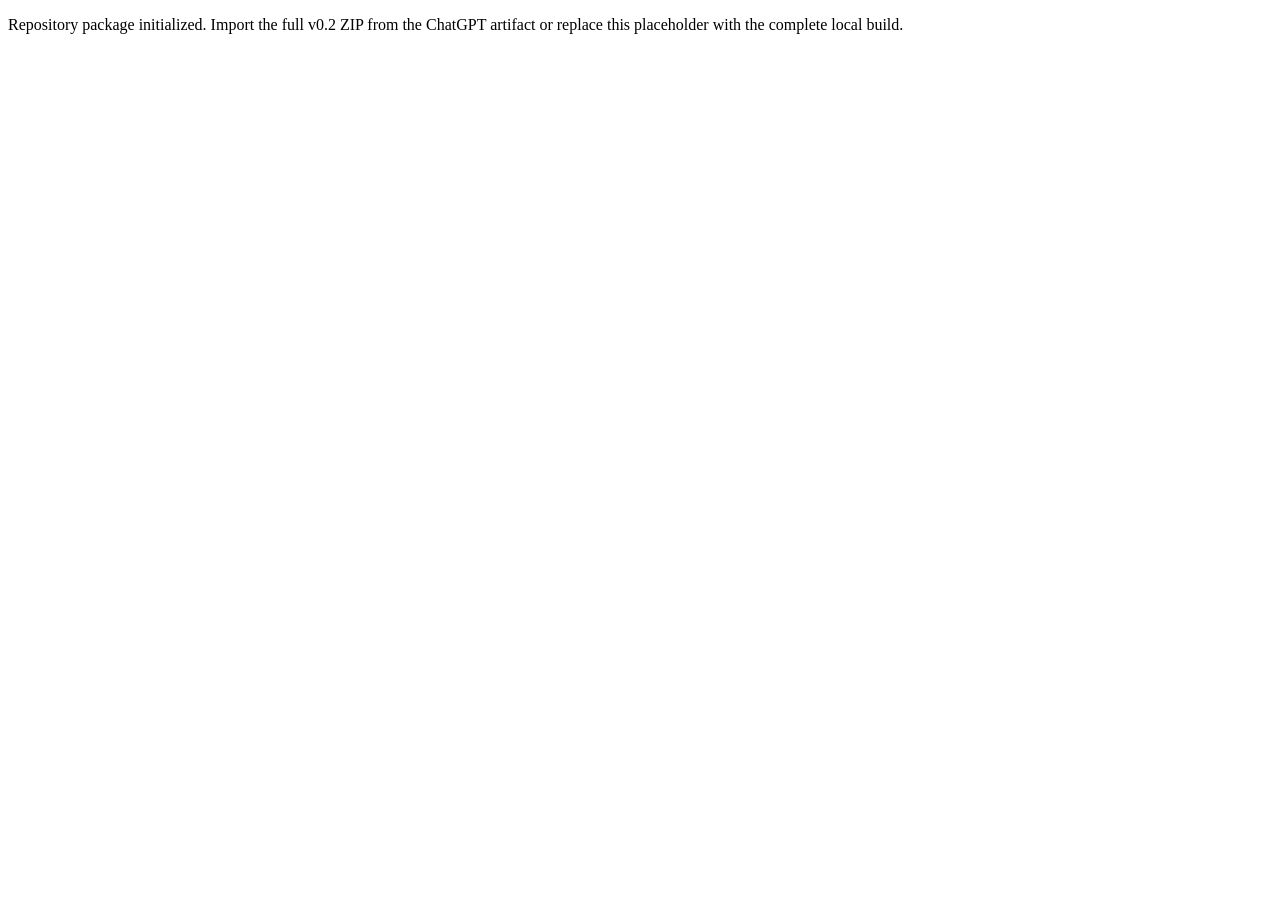
<file: index.html>
<!doctype html><html><head><meta charset="utf-8"><meta name="viewport" content="width=device-width,initial-scale=1"><title>Mauri Visual Semantic Field</title></head><body><p>Repository package initialized. Import the full v0.2 ZIP from the ChatGPT artifact or replace this placeholder with the complete local build.</p></body></html>
</file>
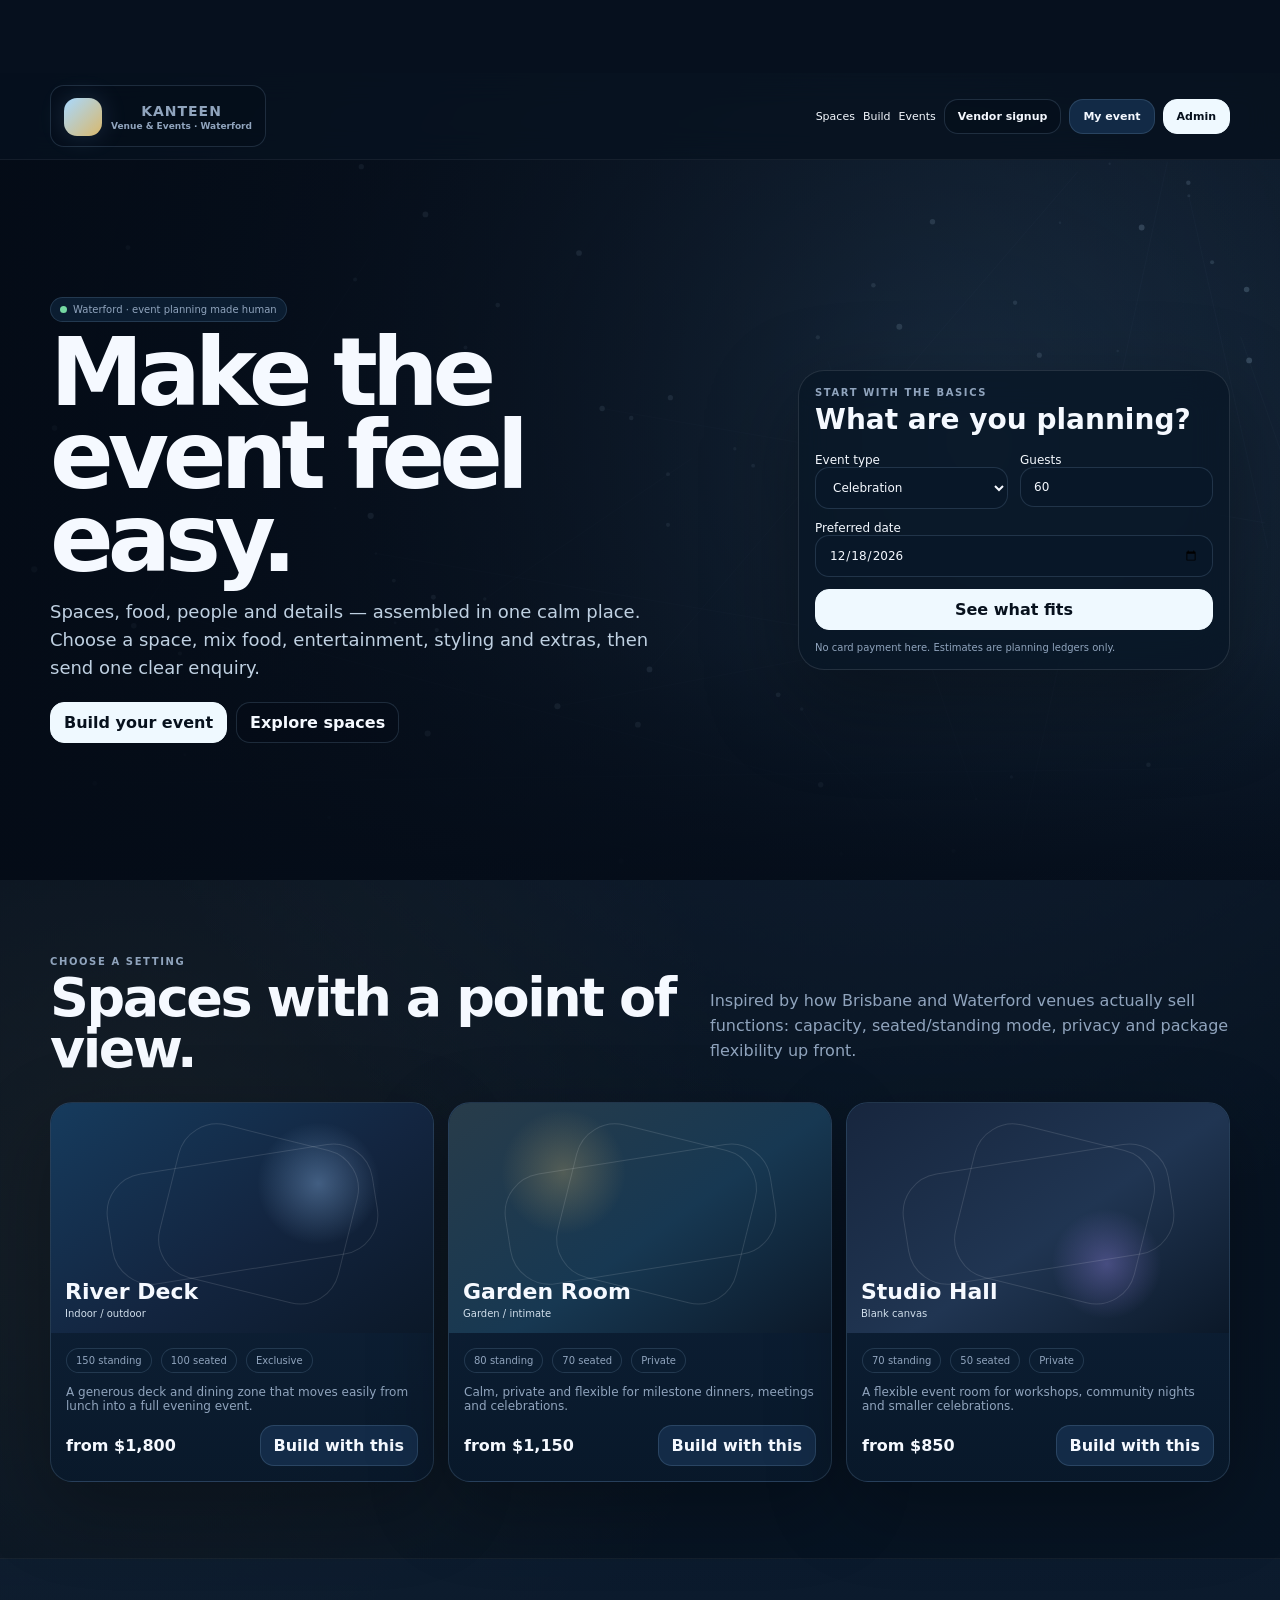
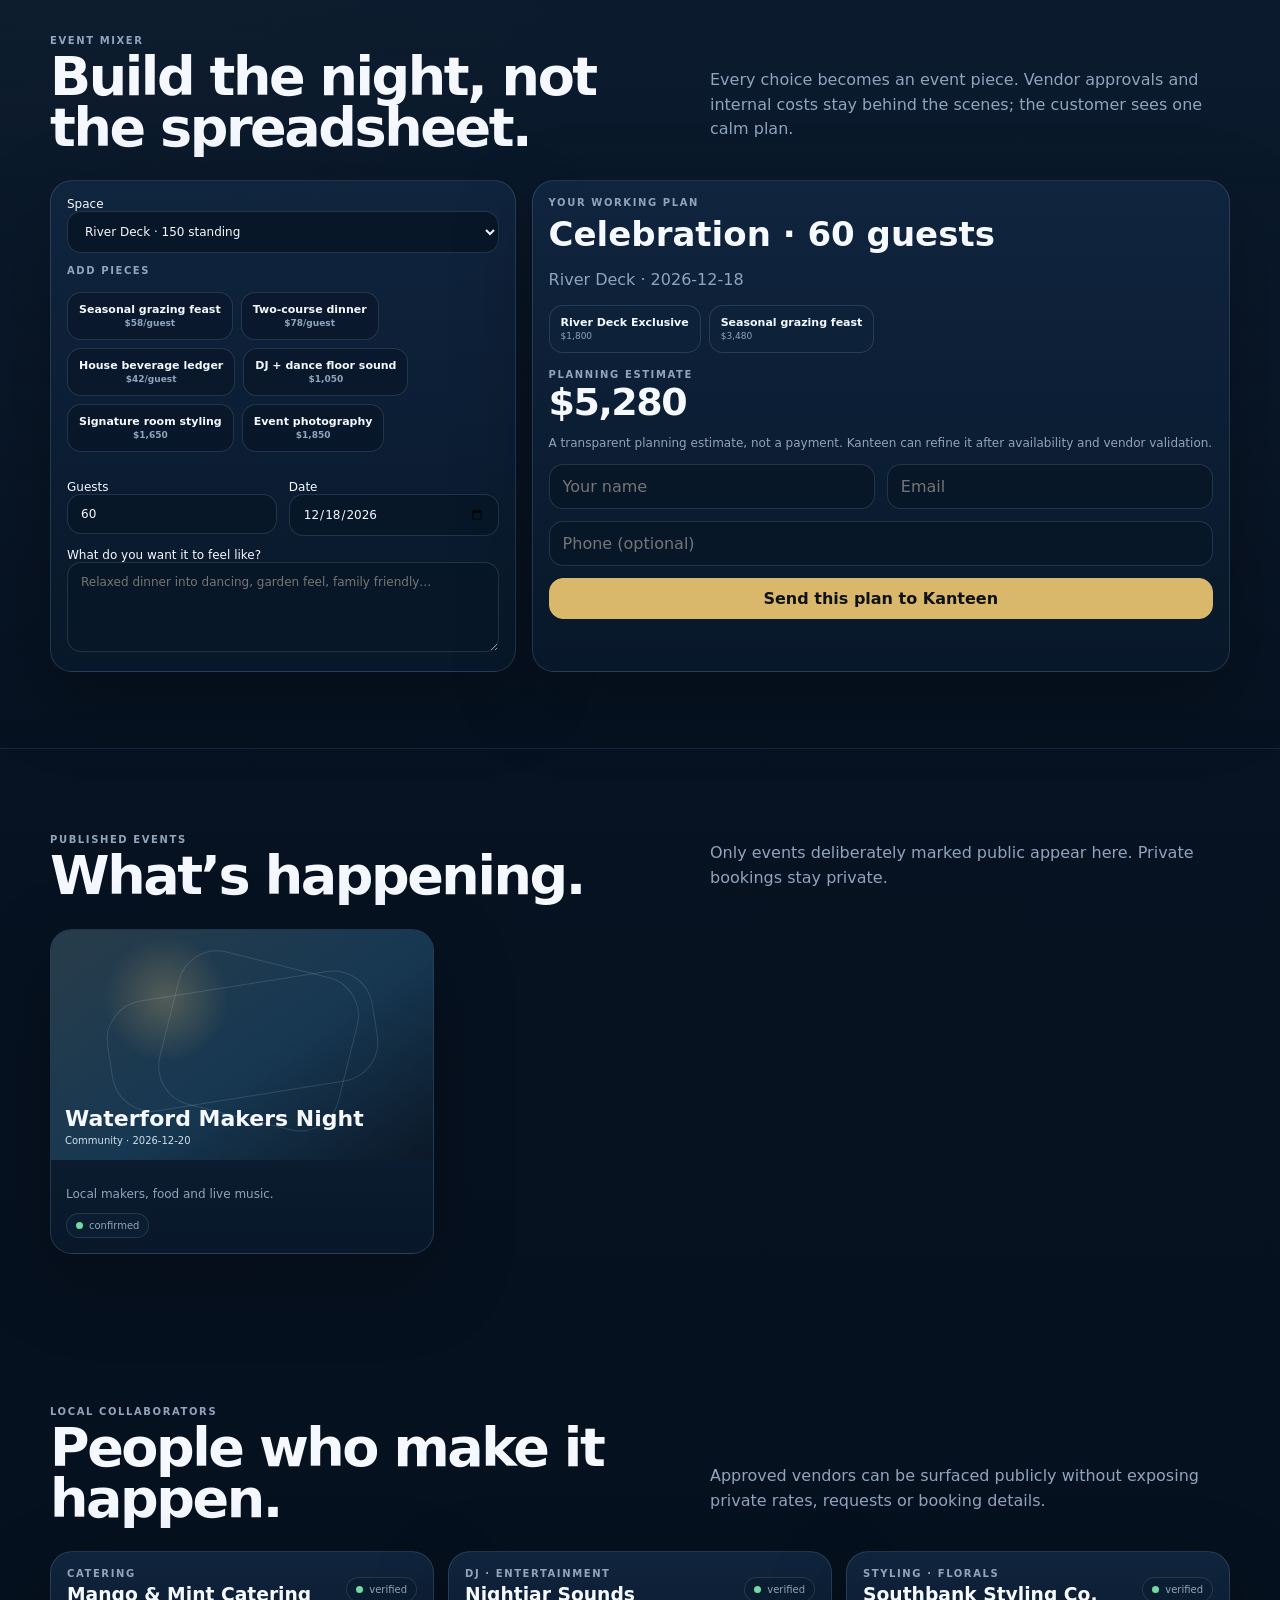
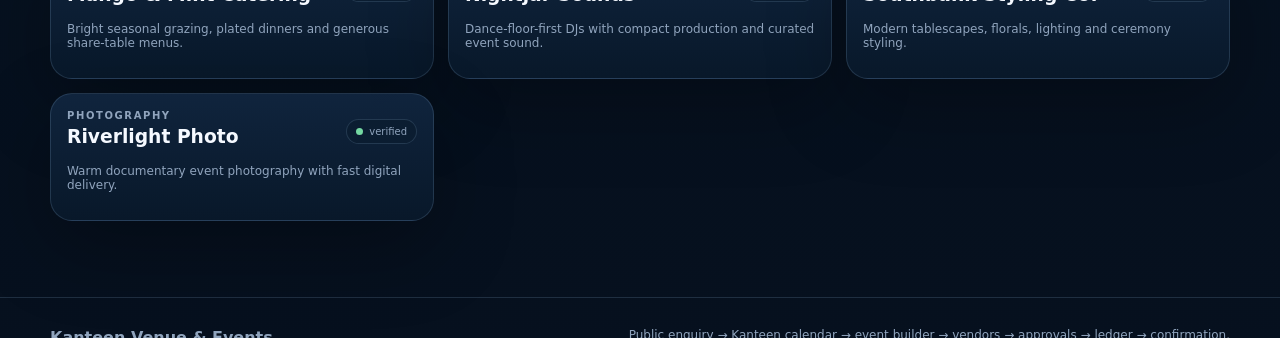
<file: kanteen-complete-v1/index.html>
<!doctype html><html lang="en"><head><meta charset="utf-8"><meta name="viewport" content="width=device-width,initial-scale=1,viewport-fit=cover"><meta name="theme-color" content="#06101e"><title>Kanteen — Venue & Events</title><style>html,body{margin:0;height:100%;background:#06101e;color:#f5f9ff;font-family:system-ui,-apple-system,sans-serif}.load{height:100%;display:grid;place-items:center;text-align:center;padding:24px}.mark{width:52px;height:52px;margin:0 auto 14px;border-radius:17px;background:linear-gradient(135deg,#9ccbff,#d9b86c);animation:p 1.4s ease-in-out infinite}@keyframes p{50%{transform:scale(.92);opacity:.65}}small{color:#90a4bd;display:block;max-width:330px;line-height:1.45}.err{color:#ffb7b7}</style></head><body><div class="load"><div><div class="mark"></div><b>KANTEEN</b><br><small id="status">Loading verified app bundle…</small></div></div><script type="module">
const status=document.querySelector('#status');
const parts=['p1.txt','p2.txt','p3.txt','p4.txt','p5.txt','p6.txt','p7.txt','p8a.txt','p8b.txt','p8c.txt','p8d.txt','p8e.txt','p9.txt'];
const alphabet='ABCDEFGHIJKLMNOPQRSTUVWXYZabcdefghijklmnopqrstuvwxyz0123456789+/';
function decodeBase64(input){
  const s=input.replace(/[^A-Za-z0-9+/=]/g,'');
  const out=[];let buffer=0,bits=0;
  for(const ch of s){
    if(ch==='=')break;
    const v=alphabet.indexOf(ch);if(v<0)continue;
    buffer=(buffer<<6)|v;bits+=6;
    if(bits>=8){bits-=8;out.push((buffer>>bits)&255);buffer&=(1<<bits)-1;}
  }
  return new Uint8Array(out);
}
async function gunzip(bytes){
  if('DecompressionStream' in globalThis){
    const ds=new DecompressionStream('gzip');
    return await new Response(new Blob([bytes]).stream().pipeThrough(ds)).text();
  }
  const mod=await import('https://cdn.jsdelivr.net/npm/pako@2.1.0/+esm');
  return new TextDecoder().decode(mod.ungzip(bytes));
}
try{
  const chunks=[];
  for(let i=0;i<parts.length;i++){
    status.textContent=`Loading Kanteen ${i+1}/${parts.length}…`;
    const r=await fetch('./'+parts[i]+'?v=2',{cache:'no-store'});
    if(!r.ok)throw new Error(`Missing bundle segment ${parts[i]} (${r.status})`);
    chunks.push((await r.text()).trim());
  }
  status.textContent='Starting Kanteen…';
  const bytes=decodeBase64(chunks.join(''));
  if(bytes.length<1000)throw new Error('Bundle decode was unexpectedly small');
  const html=await gunzip(bytes);
  if(!html.includes('Kanteen Complete v1.0'))throw new Error('Decoded bundle did not verify as Kanteen Complete');
  document.open();document.write(html);document.close();
}catch(e){
  console.error(e);
  document.body.innerHTML='<div class="load"><div><div class="mark"></div><b>Kanteen could not start.</b><small class="err">'+String(e?.name?e.name+': '+e.message:e)+'</small><small style="margin-top:12px">The app payload is safe; this message identifies the hosting/bootstrap problem.</small></div></div>';
}
</script></body></html>
</file>
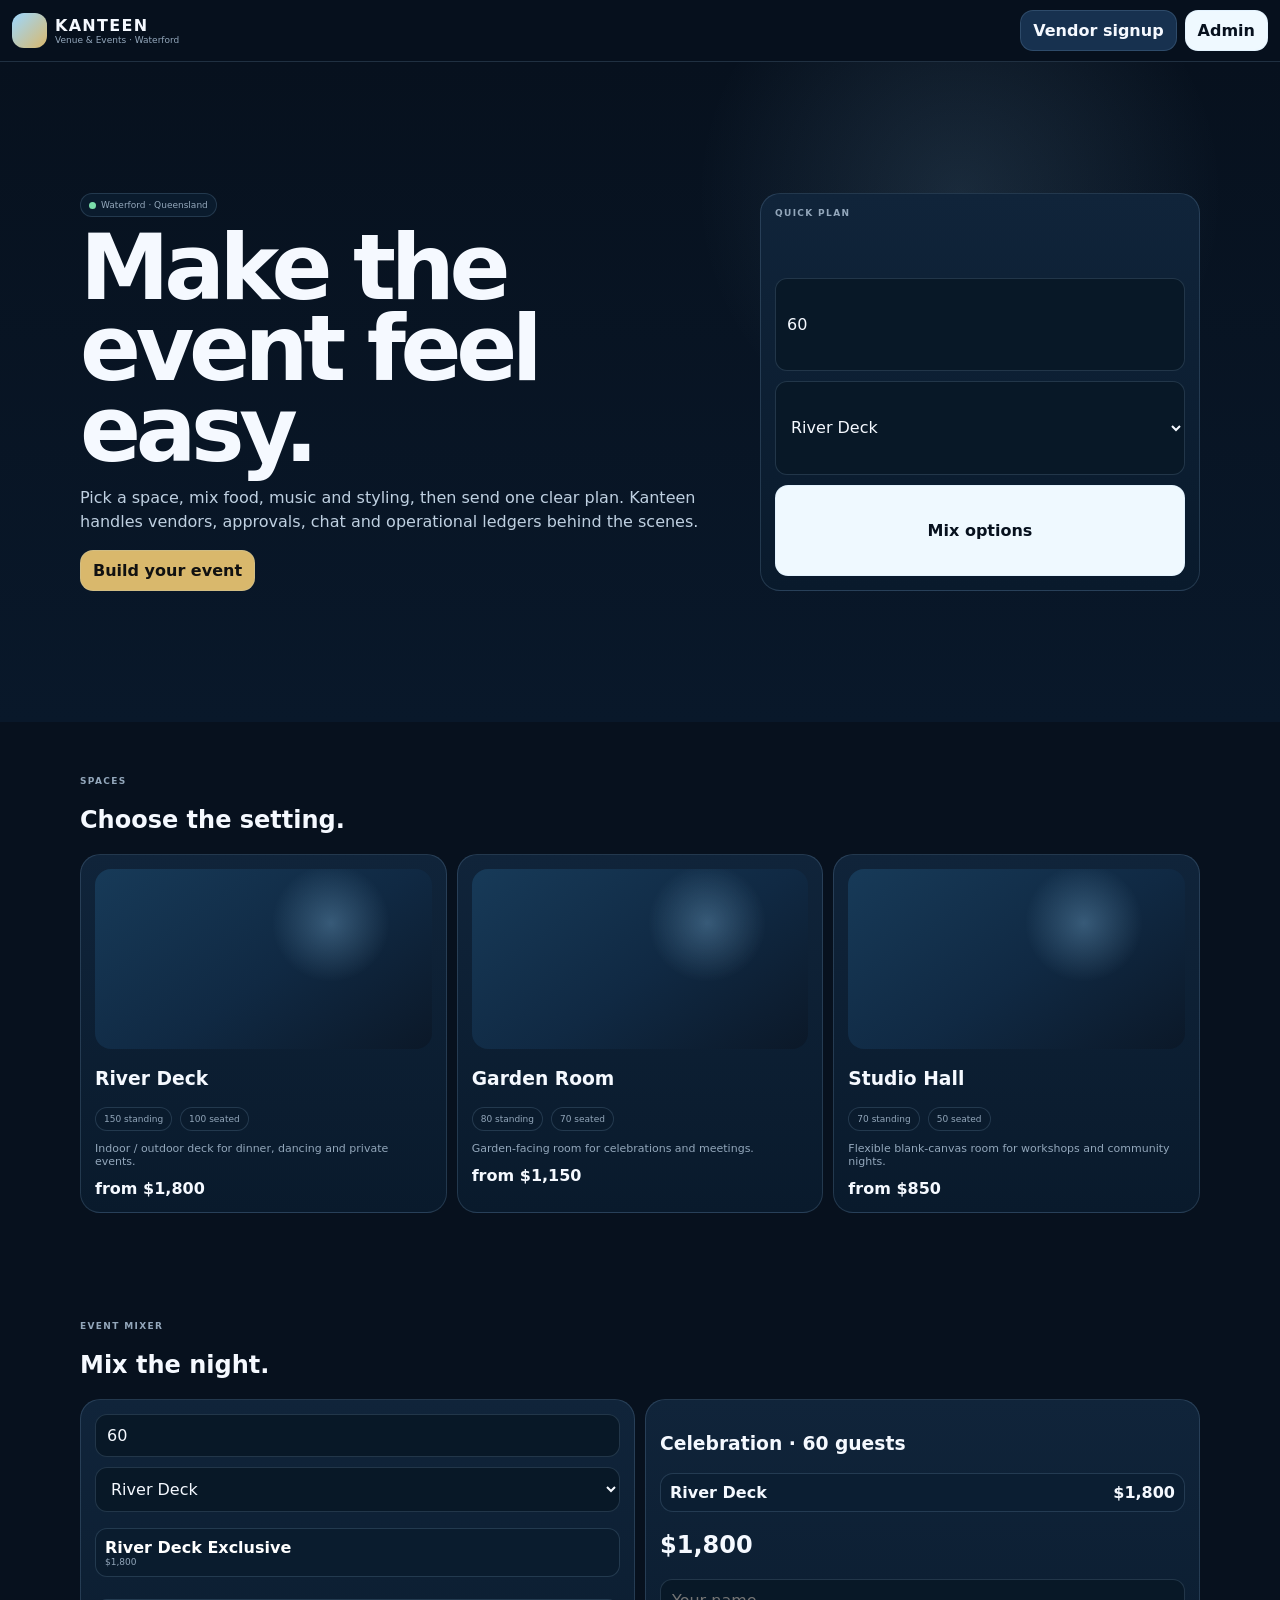
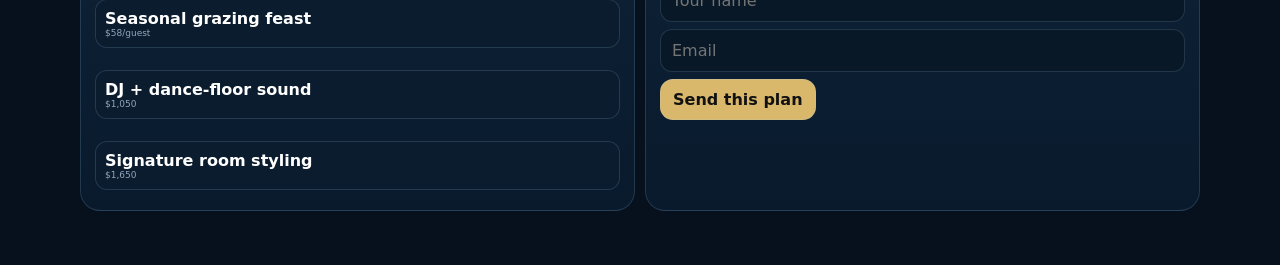
<file: kanteen-nor-clean/index.html>
<!doctype html><html lang="en"><head><meta charset="utf-8"><meta name="viewport" content="width=device-width,initial-scale=1,viewport-fit=cover"><meta name="theme-color" content="#07111e"><title>Kanteen NOR Clean</title><style>
:root{--b:#07111e;--p:#10243a;--p2:#17314f;--l:rgba(170,210,245,.16);--t:#f5f9ff;--m:#93a7bb;--c:#9dd8ff;--g:#d9b86c;--ok:#7addaa;--w:#f2c96d;--r:#ef8c8c}*{box-sizing:border-box}html,body{margin:0;min-height:100%;background:var(--b);color:var(--t);font-family:system-ui,-apple-system,sans-serif}button,input,select,textarea{font:inherit}.btn{border:1px solid var(--l);background:var(--p2);color:var(--t);border-radius:13px;padding:10px 12px;font-weight:800}.primary{background:#eff9ff;color:#07111e}.gold{background:var(--g);color:#111}.card{border:1px solid var(--l);background:linear-gradient(180deg,#10243a,#091a2c);border-radius:20px;padding:14px}.row{display:flex;gap:8px;align-items:center;flex-wrap:wrap}.between{justify-content:space-between}.stack{display:grid;gap:10px}.g2{display:grid;grid-template-columns:repeat(2,minmax(0,1fr));gap:10px}.input{width:100%;border:1px solid var(--l);background:#081827;color:var(--t);border-radius:12px;padding:11px}.small{font-size:11px}.tiny{font-size:9px}.muted{color:var(--m)}.eye{font-size:9px;letter-spacing:.15em;text-transform:uppercase;color:var(--m);font-weight:800}.chip{display:inline-flex;align-items:center;gap:5px;border:1px solid var(--l);border-radius:999px;padding:6px 8px;background:#0a1b2d;color:var(--m);font-size:9px}.dot{width:7px;height:7px;border-radius:50%;background:var(--m)}.ok{background:var(--ok)}.warn{background:var(--w)}.bad{background:var(--r)}.top{position:sticky;top:0;z-index:20;display:flex;justify-content:space-between;align-items:center;gap:8px;padding:10px 12px;border-bottom:1px solid var(--l);background:rgba(7,17,30,.92);backdrop-filter:blur(12px)}.brand{display:flex;gap:8px;align-items:center}.mark{width:35px;height:35px;border-radius:12px;background:linear-gradient(135deg,var(--c),var(--g))}.brand b{letter-spacing:.08em}.brand span{display:block;font-size:9px;color:var(--m)}.hero{min-height:660px;display:grid;align-items:center;background:radial-gradient(circle at 75% 20%,rgba(157,216,255,.12),transparent 24%),linear-gradient(180deg,#07111e,#09182a)}.heroIn,.section,.wrap{width:min(1120px,calc(100% - 26px));margin:auto}.heroIn{display:grid;grid-template-columns:1.2fr .8fr;gap:20px}.hero h1{font-size:clamp(52px,9vw,90px);line-height:.9;letter-spacing:-.06em;margin:10px 0}.hero p{max-width:620px;color:#bfd0e1;line-height:1.5}.section{padding:54px 0}.cards{display:grid;grid-template-columns:repeat(3,minmax(0,1fr));gap:10px}.visual{height:180px;border-radius:16px;background:radial-gradient(circle at 70% 30%,rgba(157,216,255,.28),transparent 22%),linear-gradient(145deg,#173a58,#102943 55%,#0b1828)}.login{min-height:100vh;display:grid;place-items:center;padding:18px}.admin{min-height:100vh}.tabs{display:flex;gap:6px;overflow:auto;padding:10px 12px;border-bottom:1px solid var(--l)}.tabs button.on{outline:1px solid var(--c)}.work{width:min(1180px,calc(100% - 20px));margin:auto;padding:14px 0 90px}.list{display:grid;gap:7px}.item{display:grid;grid-template-columns:1fr auto;gap:8px;align-items:center;padding:10px;border:1px solid var(--l);border-radius:13px;background:#0a1b2c}.item h3{margin:0;font-size:13px}.item p{margin:3px 0 0;font-size:9px;color:var(--m)}.builder{display:grid;grid-template-columns:220px 1fr;gap:10px}.lib{display:block;width:100%;margin:6px 0;border:1px solid var(--l);background:#0a1c2e;color:white;border-radius:12px;padding:9px;text-align:left}.piece{display:grid;grid-template-columns:1fr auto;gap:8px;padding:9px;border:1px solid var(--l);border-radius:13px;background:#0b1e32;margin-top:7px}.money{display:grid;grid-template-columns:repeat(3,1fr);gap:6px;margin-top:10px}.money div{padding:8px;border:1px solid var(--l);border-radius:11px;background:#081725}.money span{display:block;font-size:8px;color:var(--m)}.msgs{max-height:320px;overflow:auto;display:grid;gap:7px}.bubble{max-width:82%;padding:9px;border:1px solid var(--l);border-radius:13px;background:#0d2136;font-size:11px}.bubble.me{justify-self:end;background:#173a5d}.modal{position:fixed;z-index:80;inset:0;background:rgba(0,0,0,.58);display:grid;align-items:end}.sheet{max-height:88vh;overflow:auto;border-radius:24px 24px 0 0;border-top:1px solid var(--l);background:#071421;padding:15px 15px max(18px,env(safe-area-inset-bottom))}.report{width:100%;min-height:240px;background:#04101a;color:#b9cada;border:1px solid var(--l);border-radius:12px;padding:9px;font-family:ui-monospace,monospace;font-size:9px}.float{position:fixed;right:12px;bottom:12px;z-index:50}.toast{position:fixed;z-index:100;left:50%;top:16px;transform:translateX(-50%);background:#12304d;border:1px solid rgba(157,216,255,.35);padding:9px 13px;border-radius:999px;font-weight:800}.hidden{display:none!important}@media(max-width:800px){.heroIn{grid-template-columns:1fr}.cards{grid-template-columns:1fr}.builder{grid-template-columns:1fr}.g2{grid-template-columns:1fr}}
</style></head><body><div id="app"></div><div id="toast" class="toast hidden"></div><script>
(()=>{'use strict';const $=s=>document.querySelector(s),$$=s=>[...document.querySelectorAll(s)],esc=s=>String(s??'').replace(/[&<>"']/g,m=>({'&':'&amp;','<':'&lt;','>':'&gt;','"':'&quot;',"'":'&#39;'}[m])),money=n=>new Intl.NumberFormat('en-AU',{style:'currency',currency:'AUD',maximumFractionDigits:0}).format(Number(n)||0),uid=p=>p+'_'+Date.now().toString(36)+'_'+Math.random().toString(36).slice(2,7),STORE='kanteen.nor.clean.v1';
class Nor{constructor(n=256){this.n=n;this.q=n*2;this.nq=n*3;this.w=new Uint8Array(n*4+16);this.g=[];this.transitions=0;for(let i=0;i<n;i++){const s=i*2,r=s+1,q=this.q+i,nq=this.nq+i;this.g.push({a:r,b:nq,o:q},{a:s,b:q,o:nq})}}settle(){for(let k=0;k<8;k++){let c=false;for(const g of this.g){const v=(this.w[g.a]||this.w[g.b])?0:1;if(this.w[g.o]!==v){this.w[g.o]=v;c=true;this.transitions++}}if(!c)break}}set(i,v){const s=i*2,r=s+1;this.w[s]=v?1:0;this.w[r]=v?0:1;this.settle();this.w[s]=this.w[r]=0;this.settle()}get(i){return this.w[this.q+i]?1:0}setByte(i,v){for(let b=0;b<8;b++)this.set(i*8+b,(v>>b)&1)}getByte(i){let v=0;for(let b=0;b<8;b++)v|=this.get(i*8+b)<<b;return v}}const fabric=new Nor(256);
function fresh(){return{spaces:[{id:'deck',name:'River Deck',standing:150,seated:100,privacy:'Exclusive',price:1800,desc:'Indoor / outdoor deck for dinner, dancing and private events.'},{id:'garden',name:'Garden Room',standing:80,seated:70,privacy:'Private',price:1150,desc:'Garden-facing room for celebrations and meetings.'},{id:'studio',name:'Studio Hall',standing:70,seated:50,privacy:'Private',price:850,desc:'Flexible blank-canvas room for workshops and community nights.'}],vendors:[{id:'vc',business:'Mango & Mint Catering',category:'Catering',verified:true},{id:'vd',business:'Nightjar Sounds',category:'DJ',verified:true},{id:'vs',business:'Southbank Styling Co.',category:'Styling',verified:true}],apps:[],lib:[{id:'ld',name:'River Deck Exclusive',cat:'Space',sell:1800,cost:800,unit:'event',vendor:null},{id:'lf',name:'Seasonal grazing feast',cat:'Catering',sell:58,cost:41,unit:'guest',vendor:'vc'},{id:'ldj',name:'DJ + dance-floor sound',cat:'Entertainment',sell:1050,cost:650,unit:'event',vendor:'vd'},{id:'ls',name:'Signature room styling',cat:'Styling',sell:1650,cost:900,unit:'event',vendor:'vs'}],events:[{id:'e1',name:'Jordan & Mae — Celebration',date:'2026-08-05',guests:82,status:'awaiting_approval',published:false}],items:[{id:'i1',event:'e1',lib:'ld',name:'River Deck Exclusive',qty:1,sell:1800,cost:800,vendor:null},{id:'i2',event:'e1',lib:'lf',name:'Seasonal grazing feast',qty:82,sell:58,cost:41,vendor:'vc'},{id:'i3',event:'e1',lib:'ldj',name:'DJ + dance-floor sound',qty:1,sell:1050,cost:650,vendor:'vd'}],approvals:[{id:'a1',event:'e1',item:'i2',vendor:'vc',status:'yes'},{id:'a2',event:'e1',item:'i3',vendor:'vd',status:'pending'}],messages:[{id:'m1',thread:'team',sender:'Ari',body:'Deck layout is clear for next weekend.'},{id:'m2',thread:'team',sender:'Sam',body:'I’ll chase the DJ approval.'}],enquiries:[],traces:[],selected:'e1'}}
let db=(()=>{try{return JSON.parse(localStorage.getItem(STORE))||fresh()}catch{return fresh()}})(),state={surface:'public',view:'events',selected:db.selected||'e1',errors:[]};const app=$('#app'),toast=$('#toast');addEventListener('error',e=>state.errors.push(String(e.message||e.error)));function say(t){toast.textContent=t;toast.classList.remove('hidden');clearTimeout(toast._t);toast._t=setTimeout(()=>toast.classList.add('hidden'),1400)}function trace(a,o){db.traces.push({at:new Date().toISOString(),a,o});if(db.traces.length>100)db.traces.shift()}function save(){db.selected=state.selected;localStorage.setItem(STORE,JSON.stringify(db));sync();trace('SAVE','ok')}function sync(){const vals=[state.surface==='public'?1:state.surface==='admin'?2:3,['events','vendors','chat','ledger','system'].indexOf(state.view)+1,db.events.length,db.vendors.length,db.apps.length,db.approvals.filter(x=>x.status==='pending').length,db.messages.length,db.enquiries.length];vals.forEach((v,i)=>{if(fabric.getByte(i)!==v)fabric.setByte(i,v)})}function totals(id){const xs=db.items.filter(x=>x.event===id),quoted=xs.reduce((s,x)=>s+x.sell*x.qty,0),cost=xs.reduce((s,x)=>s+x.cost*x.qty,0);return{quoted,cost,margin:quoted-cost}}function gate(id){const r=[];if(!db.items.some(x=>x.event===id&&x.lib==='ld'))r.push('No space');if(db.approvals.some(x=>x.event===id&&x.status==='pending'))r.push('Vendor approvals pending');if(db.approvals.some(x=>x.event===id&&x.status==='no'))r.push('Vendor declined');return{ok:!r.length,reasons:r}}function vendor(id){return db.vendors.find(x=>x.id===id)?.business||'Unassigned'}function status(s){const c=['yes','approved','confirmed'].includes(s)?'ok':['pending','awaiting_approval'].includes(s)?'warn':['no','declined'].includes(s)?'bad':'';return`<span class="chip"><span class="dot ${c}"></span>${esc(s.replaceAll('_',' '))}</span>`}
function render(){sync();state.surface==='public'?publicPage():state.surface==='admin'?adminPage():loginPage()}
function publicPage(){app.innerHTML=`<div class="top"><div class="brand"><div class="mark"></div><div><b>KANTEEN</b><span>Venue & Events · Waterford</span></div></div><div class="row"><button class="btn" id="join">Vendor signup</button><button class="btn primary" id="admin">Admin</button></div></div><section class="hero"><div class="heroIn"><div><span class="chip"><span class="dot ok"></span>Waterford · Queensland</span><h1>Make the event feel easy.</h1><p>Pick a space, mix food, music and styling, then send one clear plan. Kanteen handles vendors, approvals, chat and operational ledgers behind the scenes.</p><button class="btn gold" id="toBuild">Build your event</button></div><div class="card stack"><div class="eye">Quick plan</div><input class="input" id="qGuests" type="number" value="60"><select class="input" id="qSpace">${db.spaces.map(s=>`<option value="${s.id}">${esc(s.name)}</option>`).join('')}</select><button class="btn primary" id="toBuild2">Mix options</button></div></div></section><section class="section"><div class="eye">Spaces</div><h2>Choose the setting.</h2><div class="cards">${db.spaces.map(s=>`<div class="card"><div class="visual"></div><h3>${esc(s.name)}</h3><div class="row"><span class="chip">${s.standing} standing</span><span class="chip">${s.seated} seated</span></div><p class="small muted">${esc(s.desc)}</p><b>from ${money(s.price)}</b></div>`).join('')}</div></section><section class="section" id="build"><div class="eye">Event mixer</div><h2>Mix the night.</h2><div class="g2"><div class="card stack"><input class="input" id="mixGuests" type="number" value="60"><select class="input" id="mixSpace">${db.spaces.map(s=>`<option value="${s.id}">${esc(s.name)}</option>`).join('')}</select>${db.lib.filter(x=>x.lib!=='ld').map(x=>`<button class="lib" data-mix="${x.id}"><b>${esc(x.name)}</b><div class="tiny muted">${money(x.sell)}${x.unit==='guest'?'/guest':''}</div></button>`).join('')}</div><div class="card"><h3 id="mixTitle">Celebration · 60 guests</h3><div id="mixPieces"></div><h2 id="mixTotal"></h2><input class="input" id="name" placeholder="Your name"><input class="input" id="email" type="email" placeholder="Email" style="margin-top:7px"><button class="btn gold" id="send" style="margin-top:7px">Send this plan</button></div></div></section>`;let mix={guests:60,space:'deck',items:[]};const draw=()=>{const sp=db.spaces.find(x=>x.id===mix.space);let total=sp.price;const rows=[`<div class="piece"><b>${esc(sp.name)}</b><b>${money(sp.price)}</b></div>`];for(const id of mix.items){const l=db.lib.find(x=>x.id===id),q=l.unit==='guest'?mix.guests:1;total+=l.sell*q;rows.push(`<div class="piece"><b>${esc(l.name)}</b><b>${money(l.sell*q)}</b></div>`)}$('#mixTitle').textContent=`Celebration · ${mix.guests} guests`;$('#mixPieces').innerHTML=rows.join('');$('#mixTotal').textContent=money(total);mix.total=total};$('#admin').onclick=()=>{state.surface='login';render()};$('#join').onclick=()=>vendorSignup();$('#toBuild').onclick=$('#toBuild2').onclick=()=>$('#build').scrollIntoView({behavior:'smooth'});$('#mixGuests').oninput=e=>{mix.guests=Number(e.target.value)||1;draw()};$('#mixSpace').onchange=e=>{mix.space=e.target.value;draw()};$$('[data-mix]').forEach(b=>b.onclick=()=>{const id=b.dataset.mix;mix.items=mix.items.includes(id)?mix.items.filter(x=>x!==id):mix.items.concat(id);draw()});$('#send').onclick=()=>{const name=$('#name').value.trim(),email=$('#email').value.trim();if(!name||!email.includes('@'))return say('Add your name and email');db.enquiries.push({id:uid('q'),name,email,guests:mix.guests,space:mix.space,items:mix.items,estimate:mix.total,status:'new'});save();say('Plan sent to Kanteen')};draw()}
function loginPage(){app.innerHTML=`<div class="login"><div class="card stack" style="width:min(480px,100%)"><div class="brand"><div class="mark"></div><div><b>KANTEEN NOR CLEAN</b><span>single-file runtime</span></div></div><h1>Admin</h1><input class="input" id="pass" type="password" inputmode="numeric" placeholder="Password"><button class="btn gold" id="enter">Enter</button><button class="btn" id="back">Back</button></div></div>`;$('#back').onclick=()=>{state.surface='public';render()};$('#enter').onclick=()=>{if($('#pass').value!=='1984410')return say('Wrong password');state.surface='admin';trace('LOGIN','sandbox admin');render()}}
const tabs=[['events','Events'],['vendors','Vendors'],['chat','Chat'],['ledger','Ledger'],['system','System']];function adminPage(){app.innerHTML=`<div class="admin"><div class="top"><div class="brand"><div class="mark"></div><div><b>KANTEEN NOR CLEAN</b><span>single HTML · local runtime</span></div></div><button class="btn" id="exit">Exit</button></div><div class="tabs">${tabs.map(t=>`<button class="btn ${state.view===t[0]?'on':''}" data-view="${t[0]}">${t[1]}</button>`).join('')}</div><main class="work" id="work"></main><button class="btn float" id="core">◎ Core Lens</button></div>`;$('#exit').onclick=()=>{state.surface='public';render()};$$('[data-view]').forEach(b=>b.onclick=()=>{state.view=b.dataset.view;adminPage()});$('#core').onclick=openCore;renderView()}
function renderView(){const w=$('#work');state.view==='events'?events(w):state.view==='vendors'?vendors(w):state.view==='chat'?chat(w):state.view==='ledger'?ledger(w):system(w)}
function events(w){w.innerHTML=`<h1>Events</h1><div class="list">${db.events.map(e=>{const t=totals(e.id),g=gate(e.id);return`<div class="item"><div><div class="row"><h3>${esc(e.name)}</h3>${status(e.status)}</div><p>${e.date} · ${e.guests} guests · ${money(t.quoted)} · ${g.ok?'ready':'needs '+g.reasons.length}</p></div><button class="btn" data-open="${e.id}">Build</button></div>`}).join('')}</div>`;$$('[data-open]').forEach(b=>b.onclick=()=>builder(b.dataset.open))}
function builder(id){state.selected=id;const e=db.events.find(x=>x.id===id),xs=db.items.filter(x=>x.event===id),t=totals(id),g=gate(id),w=$('#work');w.innerHTML=`<div class="row between"><div><div class="eye">Event builder</div><h1>${esc(e.name)}</h1></div><button class="btn ${g.ok?'primary':''}" id="confirm">${g.ok?'Confirm':'Check gates'}</button></div><div class="builder"><aside class="card"><div class="eye">Library</div>${db.lib.map(l=>`<button class="lib" data-add="${l.id}"><b>${esc(l.name)}</b><div class="tiny muted">${money(l.sell)}${l.unit==='guest'?'/guest':''}</div></button>`).join('')}</aside><section class="card"><div class="money"><div><span>Quote</span><b>${money(t.quoted)}</b></div><div><span>Cost</span><b>${money(t.cost)}</b></div><div><span>Margin</span><b>${money(t.margin)}</b></div></div><div style="margin-top:10px">${xs.map(x=>{const a=db.approvals.find(y=>y.item===x.id);return`<div class="piece"><div><b>${esc(x.name)} × ${x.qty}</b><div class="tiny muted">${esc(vendor(x.vendor))}</div></div>${a?status(a.status):''}</div>`}).join('')}</div><div class="card" style="margin-top:10px"><div class="eye">Gates</div><div class="small">${g.ok?'Ready to confirm':g.reasons.map(x=>'• '+esc(x)).join('<br>')}</div></div></section></div>`;$$('[data-add]').forEach(b=>b.onclick=()=>{const l=db.lib.find(x=>x.id===b.dataset.add),qid=l.unit==='guest'?e.guests:1,i=uid('i');db.items.push({id:i,event:id,lib:l.id,name:l.name,qty:qid,sell:l.sell,cost:l.cost,vendor:l.vendor});if(l.vendor)db.approvals.push({id:uid('a'),event:id,item:i,vendor:l.vendor,status:'pending'});e.status='awaiting_approval';save();builder(id)});$('#confirm').onclick=()=>{const gg=gate(id);if(!gg.ok)return say(gg.reasons[0]);e.status='confirmed';save();say('Event confirmed');builder(id)}}
function vendorSignup(){modal('Vendor signup',`<input class="input" id="vb" placeholder="Business name"><input class="input" id="ve" type="email" placeholder="Email" style="margin-top:7px"><button class="btn primary" id="vs" style="margin-top:7px">Submit</button>`);$('#vs').onclick=()=>{if(!$('#vb').value||!$('#ve').value.includes('@'))return say('Add business and email');db.apps.push({id:uid('va'),business:$('#vb').value,email:$('#ve').value,status:'pending'});save();$('#modal').remove();say('Application sent')}}function vendors(w){w.innerHTML=`<h1>Vendors</h1>${db.apps.length?`<div class="card"><div class="eye">Needs validation</div>${db.apps.map(a=>`<div class="item"><div><h3>${esc(a.business)}</h3><p>${esc(a.email)}</p></div><button class="btn primary" data-approve="${a.id}">Approve</button></div>`).join('')}</div>`:''}<div class="list" style="margin-top:10px">${db.vendors.map(v=>`<div class="item"><div><h3>${esc(v.business)}</h3><p>${esc(v.category)}</p></div><span class="chip"><span class="dot ok"></span>verified</span></div>`).join('')}</div>`;$$('[data-approve]').forEach(b=>b.onclick=()=>{const a=db.apps.find(x=>x.id===b.dataset.approve);db.vendors.push({id:uid('v'),business:a.business,category:'New vendor',verified:true});db.apps=db.apps.filter(x=>x.id!==a.id);save();adminPage()})}
function chat(w){w.innerHTML=`<h1>Team chat</h1><div class="card"><div class="msgs">${db.messages.filter(x=>x.thread==='team').map(m=>`<div class="bubble"><span class="tiny muted">${esc(m.sender)}</span><br>${esc(m.body)}</div>`).join('')}</div><div class="row" style="margin-top:10px"><input class="input" id="msg" placeholder="Message team"><button class="btn primary" id="sendMsg">Send</button></div></div>`;$('#sendMsg').onclick=()=>{const body=$('#msg').value.trim();if(!body)return;db.messages.push({id:uid('m'),thread:'team',sender:'Admin',body});save();adminPage()}}
function ledger(w){let q=0,c=0;db.events.forEach(e=>{const t=totals(e.id);q+=t.quoted;c+=t.cost});w.innerHTML=`<h1>Ledger</h1><div class="g2"><div class="card"><div class="eye">Quoted</div><h2>${money(q)}</h2></div><div class="card"><div class="eye">Est. margin</div><h2>${money(q-c)}</h2></div></div><p class="small muted">Operational ledger only. No money moves here.</p>`}
function system(w){w.innerHTML=`<h1>System</h1><div class="g2"><div class="card"><div class="eye">NOR state</div><h2>256 bits · ${fabric.g.length} gates</h2><div class="small muted">${fabric.transitions.toLocaleString()} transitions</div></div><div class="card"><div class="eye">Errors</div><h2>${state.errors.length}</h2></div></div>`}
function modal(title,body){document.body.insertAdjacentHTML('beforeend',`<div class="modal" id="modal"><div class="sheet"><div class="row between"><h2>${esc(title)}</h2><button class="btn" id="close">×</button></div>${body}</div></div>`);$('#close').onclick=()=>$('#modal').remove();$('#modal').onclick=e=>{if(e.target.id==='modal')$('#modal').remove()}}
function report(){const e=db.events.find(x=>x.id===state.selected),t=e?totals(e.id):null,g=e?gate(e.id):null;return['KANTEEN NOR CLEAN REPORT','time: '+new Date().toISOString(),'device: '+navigator.userAgent,'surface: '+state.surface,'view: '+state.view,`entities: events=${db.events.length} vendors=${db.vendors.length} applications=${db.apps.length} enquiries=${db.enquiries.length} approvals=${db.approvals.length} messages=${db.messages.length}`,`selected: ${e?e.name+' quote='+t.quoted+' cost='+t.cost+' margin='+t.margin+' gate='+(g.ok?'ready':g.reasons.join('|')):'none'}`,`nor: bits=${fabric.n} gates=${fabric.g.length} transitions=${fabric.transitions}`,`errors: ${state.errors.length?state.errors.join(' | '):'none'}`].join('\n')}function openCore(){const r=report();modal('Core Lens',`<textarea class="report" id="r" readonly>${esc(r)}</textarea><button class="btn primary" id="copy">Copy Report</button>`);$('#copy').onclick=async()=>{try{await navigator.clipboard.writeText(r);say('Report copied')}catch{$('#r').select()}}}
render();})();
</script></body></html>
</file>
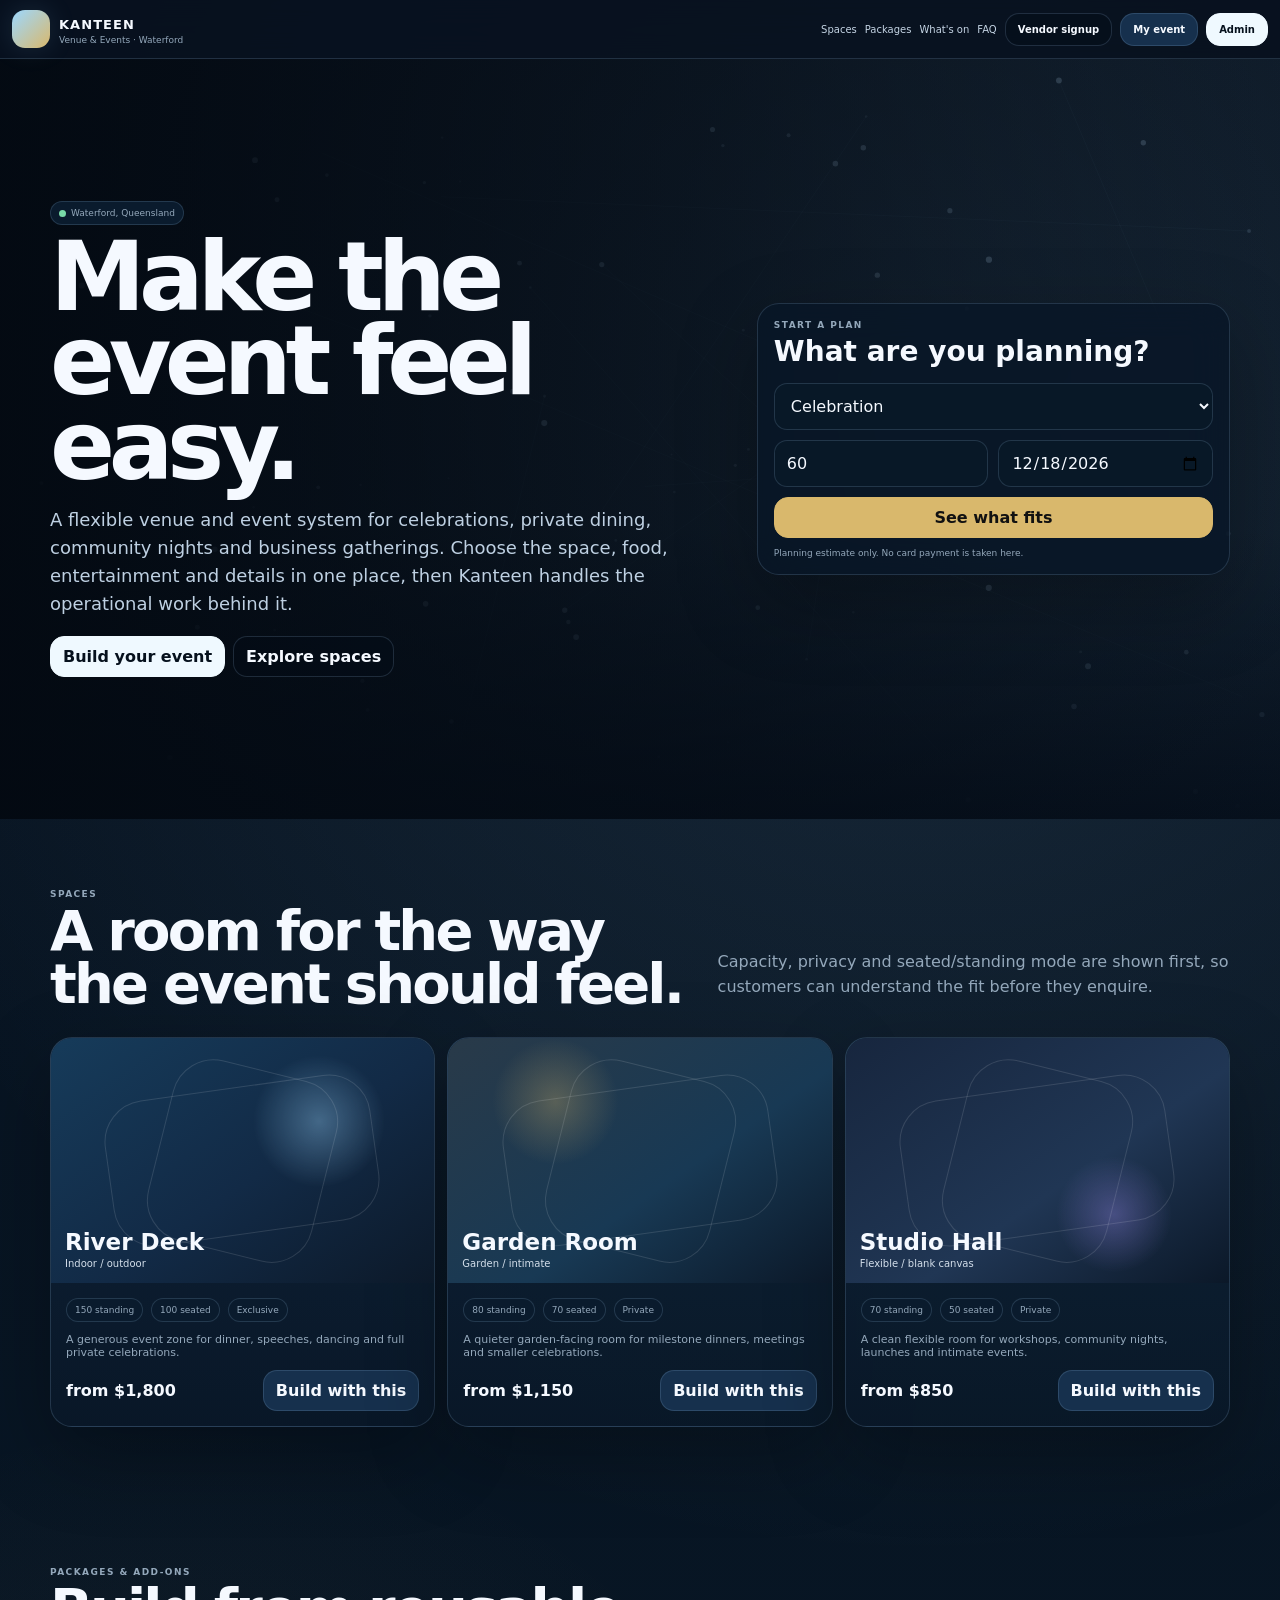
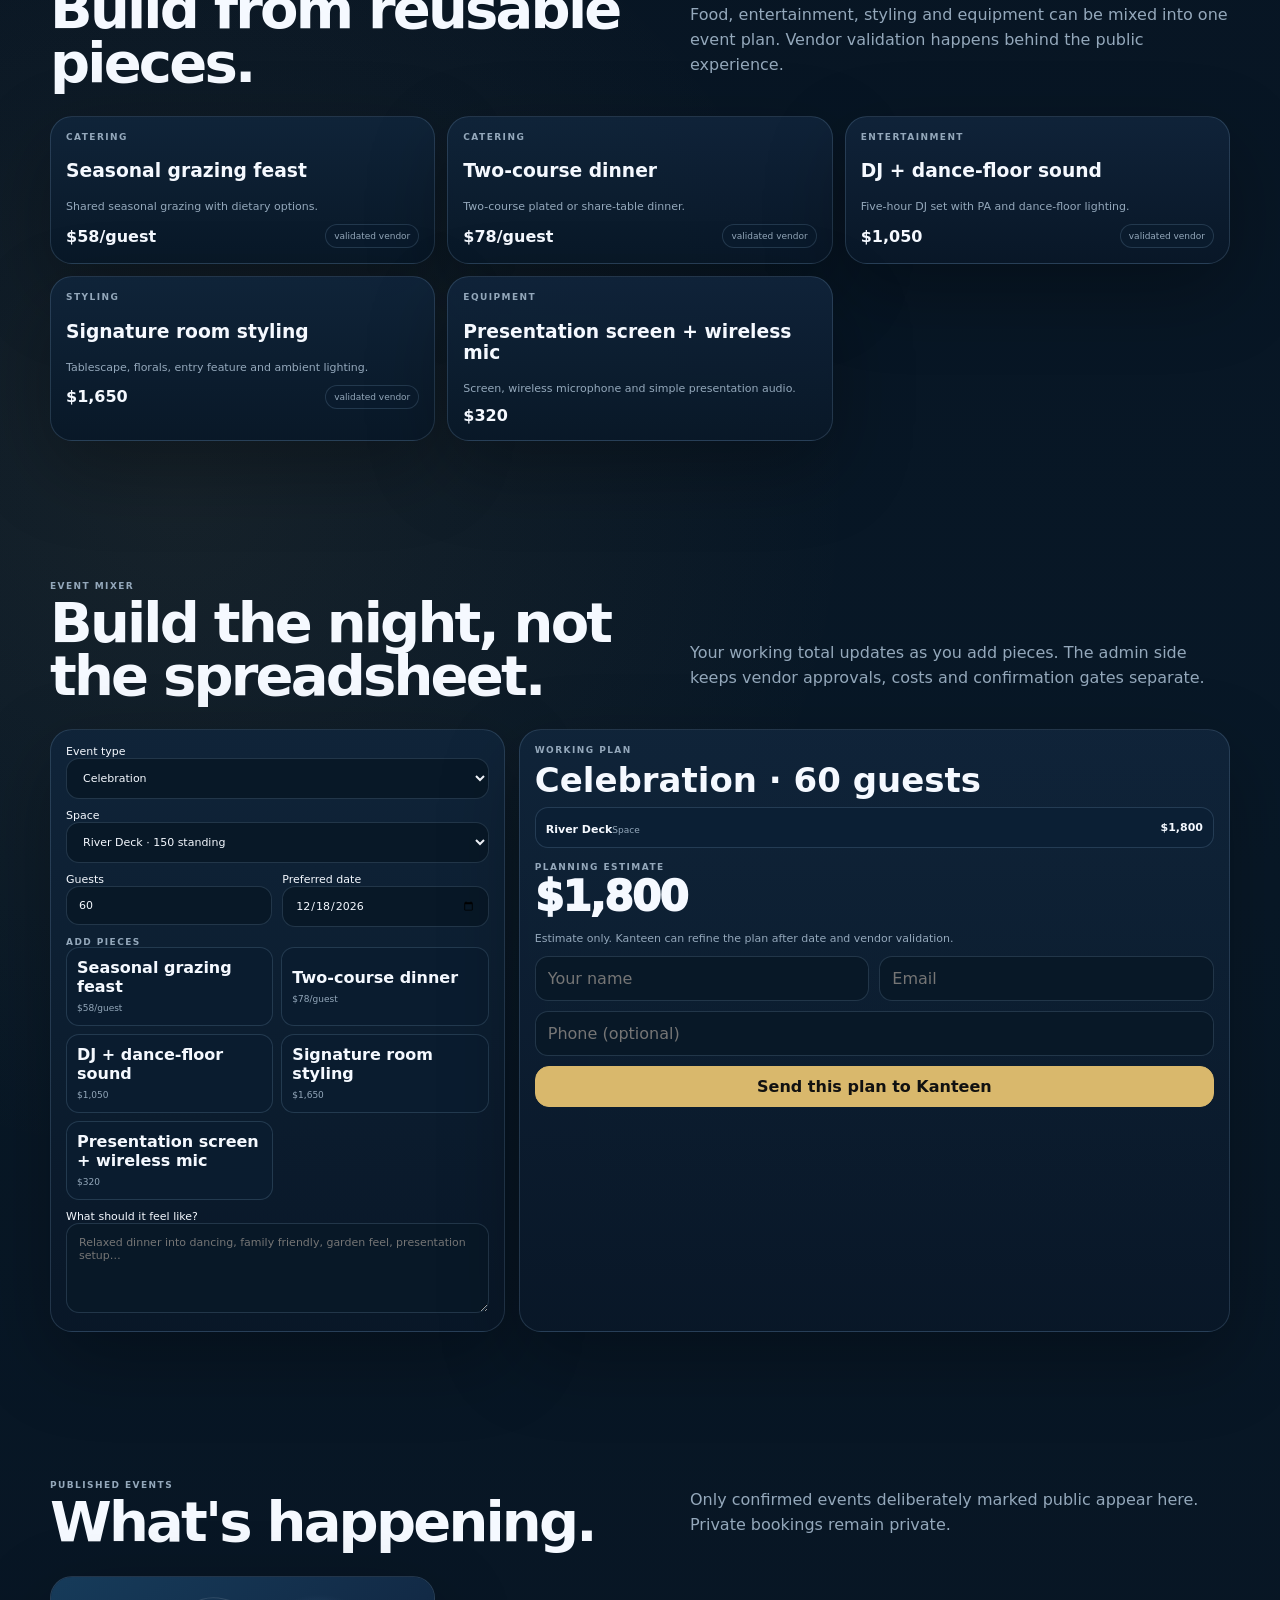
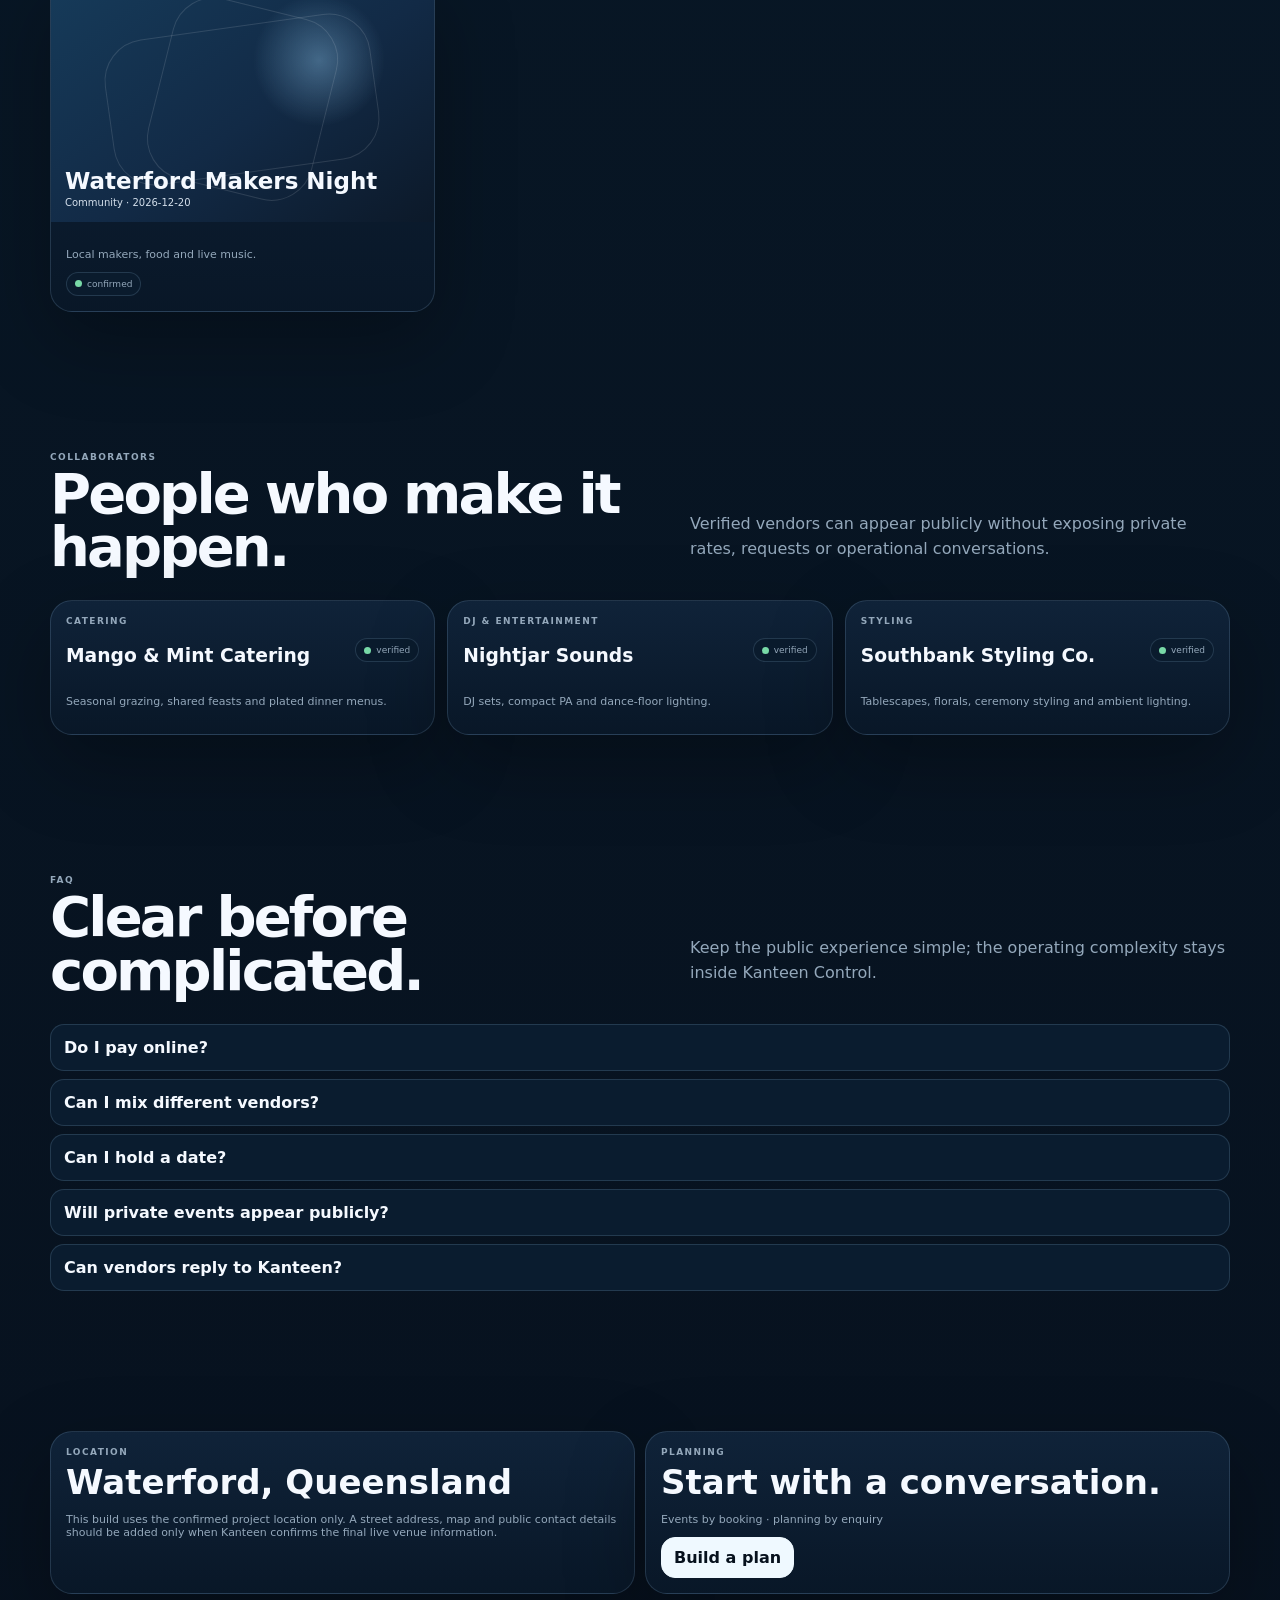
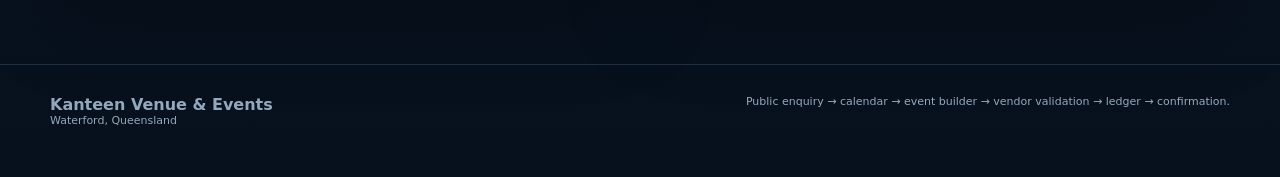
<file: kanteen-nor-v3/index.html>
<!doctype html>
<html lang="en">
<head>
<meta charset="utf-8">
<meta name="viewport" content="width=device-width,initial-scale=1,viewport-fit=cover,user-scalable=no">
<meta name="theme-color" content="#07111e">
<title>Kanteen — Venue & Events</title>
<style>
:root{
  --bg:#07111e;--bg2:#0a1a2c;--panel:#10243a;--panel2:#16304d;--panel3:#0b1c2f;
  --line:rgba(169,210,245,.16);--text:#f5f9ff;--muted:#94a8bb;--cyan:#9dd8ff;
  --gold:#d9b86c;--green:#78d9a7;--yellow:#f3c96e;--red:#ef8c8c;--purple:#a695ff;
  --shadow:0 28px 80px rgba(0,0,0,.28);--radius:22px;
}
*{box-sizing:border-box}
html{scroll-behavior:smooth}
html,body{margin:0;min-height:100%;background:var(--bg);color:var(--text);font-family:Inter,system-ui,-apple-system,BlinkMacSystemFont,"Segoe UI",sans-serif}
body{overflow-x:hidden}
button,input,select,textarea{font:inherit}
button{cursor:pointer}
a{text-decoration:none;color:inherit}
.hidden{display:none!important}
.row{display:flex;gap:8px;align-items:center;flex-wrap:wrap}.between{justify-content:space-between}.stack{display:grid;gap:10px}
.grid2{display:grid;grid-template-columns:repeat(2,minmax(0,1fr));gap:10px}.grid3{display:grid;grid-template-columns:repeat(3,minmax(0,1fr));gap:10px}.grid4{display:grid;grid-template-columns:repeat(4,minmax(0,1fr));gap:10px}
.btn{border:1px solid var(--line);background:var(--panel2);color:var(--text);border-radius:14px;padding:10px 12px;font-weight:850;transition:.16s transform,.16s background}
.btn:active{transform:scale(.98)}.btn.primary{background:#eff9ff;color:#06111d;border-color:#eff9ff}.btn.gold{background:var(--gold);color:#111;border-color:var(--gold)}
.btn.good{background:rgba(120,217,167,.12);border-color:rgba(120,217,167,.3)}.btn.bad{background:rgba(239,140,140,.12);border-color:rgba(239,140,140,.3)}.btn.ghost{background:rgba(5,14,24,.35)}
.input,.select,.textarea{width:100%;border:1px solid var(--line);background:#081827;color:var(--text);border-radius:13px;padding:12px;outline:none}.textarea{min-height:90px;resize:vertical}
.input:focus,.select:focus,.textarea:focus{border-color:rgba(157,216,255,.5);box-shadow:0 0 0 3px rgba(157,216,255,.07)}
.card{border:1px solid var(--line);background:linear-gradient(180deg,rgba(16,36,58,.96),rgba(9,24,40,.96));border-radius:var(--radius);box-shadow:var(--shadow)}.pad{padding:15px}
.muted{color:var(--muted)}.small{font-size:11px}.tiny{font-size:9px}.eyebrow{font-size:9px;letter-spacing:.16em;text-transform:uppercase;color:var(--muted);font-weight:850}
.chip{display:inline-flex;align-items:center;gap:5px;border:1px solid var(--line);border-radius:999px;background:#0a1b2d;color:var(--muted);font-size:9px;padding:6px 8px}.dot{width:7px;height:7px;border-radius:50%;background:var(--muted)}.dot.g{background:var(--green)}.dot.y{background:var(--yellow)}.dot.r{background:var(--red)}
.kpi{font-size:28px;font-weight:950;letter-spacing:-.04em}
.toast{position:fixed;z-index:999;left:50%;top:16px;transform:translateX(-50%);padding:9px 13px;border-radius:999px;background:#12304d;border:1px solid rgba(157,216,255,.35);font-size:11px;font-weight:850;box-shadow:0 18px 55px rgba(0,0,0,.35)}
.top{position:sticky;top:0;z-index:50;display:flex;justify-content:space-between;align-items:center;gap:9px;padding:10px 12px;border-bottom:1px solid var(--line);background:rgba(7,17,30,.88);backdrop-filter:blur(15px)}
.brand{display:flex;gap:9px;align-items:center}.mark{width:38px;height:38px;border-radius:13px;background:linear-gradient(135deg,var(--cyan),var(--gold));box-shadow:0 0 28px rgba(157,216,255,.13)}.brand b{letter-spacing:.08em;font-size:13px}.brand span{display:block;font-size:9px;color:var(--muted);margin-top:2px}
.toplinks{display:flex;gap:8px;align-items:center}.toplinks a{font-size:10px;color:#c5d5e5}.toplinks .btn{font-size:10px}
.public{min-height:100vh;background:radial-gradient(circle at 72% 8%,rgba(157,216,255,.12),transparent 25%),radial-gradient(circle at 14% 42%,rgba(217,184,108,.07),transparent 22%),linear-gradient(180deg,#07111e,#081827 50%,#07111e)}
.hero{position:relative;min-height:760px;display:grid;align-items:center;overflow:hidden}.hero canvas{position:absolute;inset:0;width:100%;height:100%}.heroShade{position:absolute;inset:0;background:linear-gradient(90deg,rgba(3,9,17,.93),rgba(3,9,17,.55) 54%,rgba(3,9,17,.12)),linear-gradient(0deg,#07111e 0%,transparent 38%)}
.heroIn{position:relative;z-index:2;width:min(1180px,calc(100% - 28px));margin:auto;display:grid;grid-template-columns:1.18fr .82fr;gap:26px;align-items:center}
.hero h1{font-size:clamp(54px,9vw,96px);line-height:.88;letter-spacing:-.067em;margin:10px 0 18px;max-width:780px}.hero p{font-size:18px;line-height:1.55;color:#bed0e2;max-width:650px}
.heroCard{padding:16px;background:rgba(8,23,39,.78);backdrop-filter:blur(18px)}
.section{width:min(1180px,calc(100% - 28px));margin:0 auto;padding:70px 0}.sectionHead{display:flex;justify-content:space-between;align-items:end;gap:20px;margin-bottom:22px}.sectionHead h2{font-size:clamp(35px,5vw,56px);letter-spacing:-.05em;line-height:.95;margin:5px 0}.sectionHead p{max-width:540px;line-height:1.55;color:var(--muted)}
.cards{display:grid;grid-template-columns:repeat(3,minmax(0,1fr));gap:12px}
.visualCard{overflow:hidden}.visual{height:245px;position:relative;background:radial-gradient(circle at 70% 34%,rgba(157,216,255,.35),transparent 21%),linear-gradient(145deg,#163b5a,#122a46 55%,#0c1929)}.visual.b{background:radial-gradient(circle at 28% 26%,rgba(217,184,108,.30),transparent 19%),linear-gradient(145deg,#293a49,#183954 58%,#0b1828)}.visual.c{background:radial-gradient(circle at 70% 72%,rgba(166,149,255,.32),transparent 18%),linear-gradient(145deg,#17263e,#203654 58%,#0b1828)}
.visual:before,.visual:after{content:"";position:absolute;border:1px solid rgba(255,255,255,.12);border-radius:42px;inset:20% 15%;transform:rotate(-8deg)}.visual:after{inset:12% 28%;transform:rotate(14deg)}.visualText{position:absolute;left:14px;bottom:14px;z-index:2}.visualText b{font-size:23px}.visualText span{display:block;font-size:10px;color:#d4dfeb;margin-top:3px}
.publicBuilder{display:grid;grid-template-columns:.78fr 1.22fr;gap:14px}.choiceGrid{display:grid;grid-template-columns:repeat(2,minmax(0,1fr));gap:8px}.choice{padding:10px;border:1px solid var(--line);border-radius:13px;background:#0a1c2f;text-align:left;color:var(--text)}.choice.active{outline:1px solid var(--cyan);background:#12304b}.choice b{display:block}.choice span{font-size:9px;color:var(--muted)}
.planPreview{position:sticky;top:84px}.piece{display:grid;grid-template-columns:1fr auto;gap:8px;align-items:center;padding:10px;border:1px solid var(--line);border-radius:13px;background:#0b1f34;margin-top:7px}.piece b{font-size:11px}.piece span{font-size:9px;color:var(--muted)}.estimate{font-size:42px;font-weight:950;letter-spacing:-.04em}
.faq{display:grid;gap:8px}.faqItem{border:1px solid var(--line);border-radius:14px;background:#0a1c2f;overflow:hidden}.faqQ{width:100%;text-align:left;padding:13px;border:0;background:transparent;color:var(--text);font-weight:850}.faqA{padding:0 13px 13px;color:var(--muted);font-size:11px;line-height:1.55}
.footer{border-top:1px solid var(--line);padding:30px 16px 50px}.footerIn{width:min(1180px,100%);margin:auto;display:flex;justify-content:space-between;gap:20px;flex-wrap:wrap;color:var(--muted)}
.login{min-height:100vh;display:grid;place-items:center;padding:18px;background:radial-gradient(circle at 50% 18%,rgba(157,216,255,.12),transparent 28%),#07111e}.loginCard{width:min(520px,100%);padding:18px}
.portal{min-height:100vh;background:linear-gradient(180deg,#07111e,#09192a)}.wrap{width:min(1180px,calc(100% - 22px));margin:auto;padding:18px 0 90px}
.portalHero{padding:18px 0}.portalHero h1{font-size:42px;letter-spacing:-.05em;margin:5px 0}
.messages{max-height:420px;overflow:auto;display:grid;gap:7px}.bubble{max-width:82%;padding:9px 11px;border:1px solid var(--line);border-radius:14px;background:#0d2137;font-size:11px;line-height:1.45}.bubble.me{justify-self:end;background:#173a5d}.who{display:block;font-size:8px;color:var(--muted);margin-bottom:3px}
.admin{height:100vh;overflow:hidden;display:grid;grid-template-rows:54px 1fr;background:#07111e}
.adminMain{min-height:0;display:grid;grid-template-columns:76px 1fr}.rail{border-right:1px solid var(--line);background:#071523;padding:7px 5px;display:flex;flex-direction:column;gap:5px;overflow:auto}.rail button{min-height:50px;border:1px solid transparent;background:transparent;color:var(--muted);border-radius:13px;font-size:8px;font-weight:850}.rail button.active{background:#102a45;color:#fff;border-color:var(--line)}.rail .ico{display:block;font-size:18px;margin-bottom:3px}
.work{min-width:0;overflow:auto}.workIn{width:min(1380px,100%);margin:auto;padding:15px}.pageHead{display:flex;justify-content:space-between;align-items:end;gap:12px;margin-bottom:13px}.pageHead h1{font-size:38px;letter-spacing:-.045em;margin:3px 0}
.metricGrid{display:grid;grid-template-columns:repeat(4,minmax(0,1fr));gap:9px}.metric{padding:13px}
.calendarLayout{display:grid;grid-template-columns:minmax(0,1fr) 320px;gap:12px}.calGrid{display:grid;grid-template-columns:repeat(7,1fr);gap:5px}.dow{text-align:center;color:var(--muted);font-size:8px;padding:4px}.day{min-height:90px;position:relative;border:1px solid rgba(255,255,255,.06);border-radius:12px;background:#091a2b;color:var(--text);padding:6px;text-align:left}.day.other{opacity:.34}.day.today{outline:1px solid rgba(157,216,255,.42)}.segments{position:absolute;left:6px;right:6px;bottom:6px;display:grid;grid-template-columns:repeat(3,1fr);gap:3px}.seg{height:6px;border-radius:999px;background:rgba(120,217,167,.72)}.seg.pending{background:rgba(243,201,110,.85)}.seg.booked,.seg.blocked{background:rgba(239,140,140,.86)}
.builder{display:grid;grid-template-columns:250px minmax(0,1fr) 300px;gap:10px}.libList{display:grid;gap:7px;max-height:68vh;overflow:auto}.lib{padding:10px;border:1px solid var(--line);border-radius:12px;background:#0a1c2e;color:var(--text);text-align:left}.lib b{display:block}.lib span{font-size:9px;color:var(--muted)}.eventCanvas{min-height:520px;padding:14px;border:1px solid var(--line);border-radius:20px;background:radial-gradient(circle at 70% 10%,rgba(157,216,255,.08),transparent 23%),linear-gradient(180deg,#0d2137,#09192a)}.moneyGrid{display:grid;grid-template-columns:repeat(3,1fr);gap:6px;margin-top:10px}.moneyBox{padding:8px;border:1px solid var(--line);border-radius:11px;background:#081725}.moneyBox span{display:block;font-size:8px;color:var(--muted)}.moneyBox b{font-size:17px}
.list{display:grid;gap:7px}.listRow{display:grid;grid-template-columns:1fr auto;gap:8px;align-items:center;padding:10px;border:1px solid var(--line);border-radius:13px;background:#0a1b2c}.listRow h3{margin:0;font-size:13px}.listRow p{margin:3px 0 0;font-size:9px;color:var(--muted)}
.chatLayout{display:grid;grid-template-columns:280px 1fr;gap:10px}.threadList{display:grid;gap:6px}.threadBtn{text-align:left;padding:10px;border:1px solid var(--line);border-radius:12px;background:#0a1b2c;color:var(--text)}.threadBtn.active{background:#143552}
.tableWrap{overflow:auto}.table{width:100%;border-collapse:collapse;font-size:10px}.table th,.table td{padding:8px;border-bottom:1px solid rgba(255,255,255,.06);text-align:left;white-space:nowrap}.table th{font-size:8px;color:var(--muted);text-transform:uppercase}
.modal{position:fixed;z-index:90;inset:0;background:rgba(0,0,0,.58);display:grid;align-items:end}.sheet{max-height:88vh;overflow:auto;border-radius:24px 24px 0 0;border-top:1px solid var(--line);background:#071421;padding:15px 15px max(18px,env(safe-area-inset-bottom))}.sheetIn{max-width:850px;margin:auto}
.coreBtn{position:fixed;right:13px;bottom:13px;z-index:65}.aiBtn{position:fixed;right:13px;bottom:72px;z-index:64}.aiPanel{position:fixed;right:13px;bottom:130px;z-index:70;width:min(390px,calc(100vw - 26px));max-height:68vh;display:grid;grid-template-rows:auto 1fr auto;border:1px solid var(--line);border-radius:20px;background:#081827;overflow:hidden;box-shadow:0 28px 80px rgba(0,0,0,.42)}.aiMsgs{padding:10px;overflow:auto;display:grid;gap:7px}.aiMsg{padding:9px;border:1px solid var(--line);border-radius:12px;background:#0d2237;font-size:10px}.aiMsg.user{background:#173a5d}
.report{width:100%;min-height:260px;background:#04101a;color:#b8cada;border:1px solid var(--line);border-radius:12px;padding:10px;font-family:ui-monospace,SFMono-Regular,Menlo,monospace;font-size:9px}
@media(max-width:980px){.heroIn{grid-template-columns:1fr}.cards{grid-template-columns:repeat(2,1fr)}.publicBuilder{grid-template-columns:1fr}.planPreview{position:relative;top:auto}.calendarLayout{grid-template-columns:1fr}.builder{grid-template-columns:220px 1fr}.builder>aside:last-child{grid-column:1/-1}.metricGrid{grid-template-columns:repeat(2,1fr)}}
@media(max-width:720px){.toplinks a{display:none}.hero{min-height:780px}.hero h1{font-size:57px}.hero p{font-size:15px}.section{padding:54px 0}.sectionHead{display:block}.cards{grid-template-columns:1fr}.grid2,.grid3,.grid4{grid-template-columns:1fr}.adminMain{grid-template-columns:1fr;grid-template-rows:1fr 60px}.rail{grid-row:2;flex-direction:row;border-right:0;border-top:1px solid var(--line)}.rail button{min-width:60px}.work{grid-row:1}.builder{grid-template-columns:1fr}.libList{max-height:220px;grid-template-columns:repeat(2,1fr)}.metricGrid{grid-template-columns:1fr 1fr}.chatLayout{grid-template-columns:1fr}.day{min-height:64px}.pageHead h1{font-size:31px}.aiBtn{bottom:76px}.aiPanel{bottom:134px}}
</style>
</head>
<body>
<div id="app"></div>
<div id="toast" class="toast hidden"></div>
<script>
(()=>{
'use strict';
const $=s=>document.querySelector(s),$$=s=>[...document.querySelectorAll(s)];
const esc=s=>String(s??'').replace(/[&<>"']/g,m=>({'&':'&amp;','<':'&lt;','>':'&gt;','"':'&quot;',"'":'&#39;'}[m]));
const money=n=>new Intl.NumberFormat('en-AU',{style:'currency',currency:'AUD',maximumFractionDigits:0}).format(Number(n)||0);
const uid=(p='id')=>p+'_'+Date.now().toString(36)+'_'+Math.random().toString(36).slice(2,7);
const iso=(d=new Date())=>new Date(d.getTime()-d.getTimezoneOffset()*60000).toISOString().slice(0,10);
const addDays=(d,n)=>{const x=new Date(d);x.setDate(x.getDate()+n);return iso(x)};
const STORE='kanteen.nor.clean.v1';
const ADMIN='1984410';
class Nor{constructor(n=512){this.n=n;this.q=n*2;this.nq=n*3;this.w=new Uint8Array(n*4+64);this.g=[];this.transitions=0;for(let i=0;i<n;i++){const s=i*2,r=s+1,q=this.q+i,nq=this.nq+i;this.g.push({a:r,b:nq,o:q},{a:s,b:q,o:nq})}}settle(max=8){for(let k=0;k<max;k++){let c=false;for(const g of this.g){const v=(this.w[g.a]||this.w[g.b])?0:1;if(this.w[g.o]!==v){this.w[g.o]=v;c=true;this.transitions++}}if(!c)break}}set(i,v){if(i<0||i>=this.n)return;const s=i*2,r=s+1;this.w[s]=v?1:0;this.w[r]=v?0:1;this.settle();this.w[s]=this.w[r]=0;this.settle()}get(i){return this.w[this.q+i]?1:0}setByte(i,v){v=Math.max(0,Math.min(255,Math.round(v)));for(let b=0;b<8;b++)this.set(i*8+b,(v>>b)&1)}getByte(i){let v=0;for(let b=0;b<8;b++)v|=this.get(i*8+b)<<b;return v}}
const fabric=new Nor(512);
function defaults(){const today=iso();return{version:3,venue:{name:'Kanteen Venue & Events',location:'Waterford, Queensland',hero:'Make the event feel easy.',tagline:'A flexible venue and event system for celebrations, private dining, community nights and business gatherings.',hours:'Events by booking · planning by enquiry'},spaces:[{id:'deck',name:'River Deck',standing:150,seated:100,privacy:'Exclusive',price:1800,vibe:'Indoor / outdoor',desc:'A generous event zone for dinner, speeches, dancing and full private celebrations.'},{id:'garden',name:'Garden Room',standing:80,seated:70,privacy:'Private',price:1150,vibe:'Garden / intimate',desc:'A quieter garden-facing room for milestone dinners, meetings and smaller celebrations.'},{id:'studio',name:'Studio Hall',standing:70,seated:50,privacy:'Private',price:850,vibe:'Flexible / blank canvas',desc:'A clean flexible room for workshops, community nights, launches and intimate events.'}],vendors:[{id:'vc',business:'Mango & Mint Catering',category:'Catering',verified:true,status:'approved',email:'hello@mango.demo',pin:'226614',available:'available',desc:'Seasonal grazing, shared feasts and plated dinner menus.'},{id:'vd',business:'Nightjar Sounds',category:'DJ & Entertainment',verified:true,status:'approved',email:'bookings@nightjar.demo',pin:'445920',available:'available',desc:'DJ sets, compact PA and dance-floor lighting.'},{id:'vs',business:'Southbank Styling Co.',category:'Styling',verified:true,status:'approved',email:'hello@southbank.demo',pin:'771346',available:'available',desc:'Tablescapes, florals, ceremony styling and ambient lighting.'}],applications:[],library:[{id:'ld',name:'River Deck Exclusive',cat:'Space',sell:1800,cost:800,unit:'event',vendor:null,approval:false,public:true,desc:'Exclusive use of the River Deck event zone.'},{id:'lg',name:'Garden Room',cat:'Space',sell:1150,cost:500,unit:'event',vendor:null,approval:false,public:true,desc:'Private Garden Room use.'},{id:'lst',name:'Studio Hall',cat:'Space',sell:850,cost:360,unit:'event',vendor:null,approval:false,public:true,desc:'Private Studio Hall use.'},{id:'lf',name:'Seasonal grazing feast',cat:'Catering',sell:58,cost:41,unit:'guest',vendor:'vc',approval:true,public:true,desc:'Shared seasonal grazing with dietary options.'},{id:'ldin',name:'Two-course dinner',cat:'Catering',sell:78,cost:56,unit:'guest',vendor:'vc',approval:true,public:true,desc:'Two-course plated or share-table dinner.'},{id:'ldj',name:'DJ + dance-floor sound',cat:'Entertainment',sell:1050,cost:650,unit:'event',vendor:'vd',approval:true,public:true,desc:'Five-hour DJ set with PA and dance-floor lighting.'},{id:'lsy',name:'Signature room styling',cat:'Styling',sell:1650,cost:900,unit:'event',vendor:'vs',approval:true,public:true,desc:'Tablescape, florals, entry feature and ambient lighting.'},{id:'lstaff',name:'Event floor staff',cat:'Staff',sell:58,cost:42,unit:'hour',vendor:null,approval:false,public:false,desc:'Internal staffing ledger line.'},{id:'lav',name:'Presentation screen + wireless mic',cat:'Equipment',sell:320,cost:140,unit:'event',vendor:null,approval:false,public:true,desc:'Screen, wireless microphone and simple presentation audio.'}],customers:[{id:'c1',name:'Jordan Taylor',email:'jordan@example.demo',portal:'JT-4821'}],events:[{id:'e1',name:'Jordan & Mae — Celebration',type:'Celebration',date:addDays(today,8),start:'17:00',end:'23:00',guests:82,status:'awaiting_approval',customerId:'c1',published:false,notes:'Relaxed dinner into dancing.'},{id:'e2',name:'Waterford Makers Night',type:'Community',date:addDays(today,16),start:'16:00',end:'21:00',guests:120,status:'confirmed',customerId:null,published:true,notes:'Local makers, food and live music.'}],items:[{id:'i1',event:'e1',lib:'ld',name:'River Deck Exclusive',cat:'Space',qty:1,sell:1800,cost:800,vendor:null},{id:'i2',event:'e1',lib:'lf',name:'Seasonal grazing feast',cat:'Catering',qty:82,sell:58,cost:41,vendor:'vc'},{id:'i3',event:'e1',lib:'ldj',name:'DJ + dance-floor sound',cat:'Entertainment',qty:1,sell:1050,cost:650,vendor:'vd'},{id:'i4',event:'e2',lib:'ld',name:'River Deck Exclusive',cat:'Space',qty:1,sell:1800,cost:800,vendor:null}],approvals:[{id:'a1',event:'e1',item:'i2',vendor:'vc',status:'yes'},{id:'a2',event:'e1',item:'i3',vendor:'vd',status:'pending'}],assignments:[{id:'as1',event:'e1',item:'i2',vendor:'vc',service:'Seasonal grazing feast',amount:3362,status:'accepted'},{id:'as2',event:'e1',item:'i3',vendor:'vd',service:'DJ + dance-floor sound',amount:650,status:'pending'}],blocks:[{id:'b1',date:addDays(today,8),start:'17:00',end:'23:00',status:'pending',event:'e1',source:'Kanteen'},{id:'b2',date:addDays(today,16),start:'16:00',end:'21:00',status:'booked',event:'e2',source:'Kanteen'},{id:'b3',date:addDays(today,3),start:'12:00',end:'16:00',status:'blocked',event:null,source:'Manual'}],enquiries:[],messages:[{id:'m1',thread:'team',audience:'team',sender:'Ari',body:'Deck layout is clear for next weekend.',at:new Date().toISOString()},{id:'m2',thread:'team',audience:'team',sender:'Sam',body:'I’ll chase the DJ approval.',at:new Date().toISOString()},{id:'m3',thread:'e1',audience:'customer',sender:'Kanteen',body:'Catering is confirmed and we are waiting on entertainment.',at:new Date().toISOString()},{id:'m4',thread:'as2',audience:'vendor',sender:'Kanteen',body:'Can you confirm the DJ booking for Jordan & Mae?',at:new Date().toISOString()}],team:[{id:'t1',name:'Ari',role:'Owner'},{id:'t2',name:'Sam',role:'Events'},{id:'t3',name:'Lee',role:'Floor'}],traces:[],notifications:[],selected:'e1',user:null}}
function normalise(old){const d=defaults();if(!old||typeof old!=='object')return d;const out={...d,...old,version:3};out.venue={...d.venue,...(old.venue||{})};out.spaces=(old.spaces&&old.spaces.length?old.spaces:d.spaces).map((s,i)=>({...d.spaces[Math.min(i,d.spaces.length-1)],...s}));out.vendors=(old.vendors&&old.vendors.length?old.vendors:d.vendors).map(v=>({...d.vendors.find(x=>x.id===v.id),...v}));out.applications=old.applications||old.apps||[];out.library=old.library||old.lib||d.library;out.events=old.events||d.events;out.items=old.items||d.items;out.approvals=old.approvals||d.approvals;out.assignments=old.assignments||d.assignments;out.blocks=old.blocks||d.blocks;out.enquiries=old.enquiries||[];out.messages=old.messages||d.messages;out.team=old.team||d.team;out.traces=old.traces||[];out.selected=old.selected||d.selected;out.customers=old.customers||d.customers;out.notifications=old.notifications||[];return out}
let db=(()=>{try{return normalise(JSON.parse(localStorage.getItem(STORE)))}catch{return defaults()}})();
let state={surface:'public',view:'calendar',cal:new Date(),selectedDate:iso(),selected:db.selected||db.events[0]?.id,thread:'team',customer:null,vendor:null,ai:false,aiMsgs:[{from:'ai',text:'I can open the calendar, build an event draft, add catering or DJ, show approvals, explain confirmation blockers, open chat or show the ledger.'}],errors:[],renders:0};
const app=$('#app'),toast=$('#toast');addEventListener('error',e=>state.errors.push(String(e.message||e.error)));addEventListener('unhandledrejection',e=>state.errors.push('Promise: '+String(e.reason)));
function say(t){toast.textContent=t;toast.classList.remove('hidden');clearTimeout(toast._t);toast._t=setTimeout(()=>toast.classList.add('hidden'),1500)}function trace(a,o){db.traces.push({at:new Date().toISOString(),a,o});if(db.traces.length>160)db.traces.shift()}function save(){db.selected=state.selected;localStorage.setItem(STORE,JSON.stringify(db));syncNor();trace('SAVE','ok')}function hash(s){let h=2166136261>>>0;for(const c of String(s)){h^=c.charCodeAt(0);h=Math.imul(h,16777619)>>>0}return h>>>0}
function syncNor(){const sm={public:1,login:2,admin:3,vendor:4,customer:5},views=['calendar','events','vendors','library','chat','ledger','public','team','system'];const vals=[sm[state.surface]||0,views.indexOf(state.view)+1,db.events.length,db.vendors.length,db.applications.length,db.approvals.filter(x=>x.status==='pending').length,db.messages.length,db.enquiries.length,db.blocks.length,db.events.filter(x=>x.published).length,state.ai?1:0,state.selected?hash(state.selected)&255:0];vals.forEach((v,i)=>{if(fabric.getByte(i)!==v)fabric.setByte(i,v)})}syncNor();
function vendorName(id){return db.vendors.find(x=>x.id===id)?.business||'Unassigned'}function totals(id){const xs=db.items.filter(x=>x.event===id),quoted=xs.reduce((s,x)=>s+Number(x.sell||0)*Number(x.qty||0),0),cost=xs.reduce((s,x)=>s+Number(x.cost||0)*Number(x.qty||0),0);return{quoted,cost,margin:quoted-cost}}function gate(id){const e=db.events.find(x=>x.id===id),r=[];if(!e)return{ok:false,reasons:['Event missing']};if(!db.items.some(x=>x.event===id&&x.cat==='Space' || x.event===id&&['ld','lg','lst'].includes(x.lib)))r.push('No event space selected');if(db.approvals.some(x=>x.event===id&&x.status==='pending'))r.push('Vendor approvals pending');if(db.approvals.some(x=>x.event===id&&x.status==='no'))r.push('A vendor declined');if(db.blocks.some(x=>x.date===e.date&&x.event!==id&&['booked','blocked'].includes(x.status)))r.push('Venue time conflict');return{ok:!r.length,reasons:r}}function status(s){const c=['yes','approved','accepted','confirmed'].includes(s)?'g':['pending','awaiting_approval','hold'].includes(s)?'y':['no','declined','blocked'].includes(s)?'r':'';return`<span class="chip"><span class="dot ${c}"></span>${esc(String(s).replaceAll('_',' '))}</span>`}
function render(){state.renders++;syncNor();if(state.surface==='public')publicPage();else if(state.surface==='login')loginPage();else if(state.surface==='admin')adminPage();else if(state.surface==='vendor')vendorPage();else customerPage()}
function publicPage(){const published=db.events.filter(x=>x.published&&x.status==='confirmed'),vendors=db.vendors.filter(x=>x.verified);app.innerHTML=`<div class="public"><header class="top"><div class="brand"><div class="mark"></div><div><b>KANTEEN</b><span>Venue & Events · Waterford</span></div></div><div class="toplinks"><a href="#spaces">Spaces</a><a href="#packages">Packages</a><a href="#events">What's on</a><a href="#faq">FAQ</a><button class="btn ghost" id="vendorJoin">Vendor signup</button><button class="btn" id="customerOpen">My event</button><button class="btn primary" id="adminOpen">Admin</button></div></header><section class="hero"><canvas id="heroCanvas"></canvas><div class="heroShade"></div><div class="heroIn"><div><span class="chip"><span class="dot g"></span>${esc(db.venue.location)}</span><h1>${esc(db.venue.hero)}</h1><p>${esc(db.venue.tagline)} Choose the space, food, entertainment and details in one place, then Kanteen handles the operational work behind it.</p><div class="row"><button class="btn primary" id="heroBuild">Build your event</button><button class="btn ghost" id="heroSpaces">Explore spaces</button></div></div><div class="card heroCard stack"><div><div class="eyebrow">Start a plan</div><h2 style="font-size:28px;margin:5px 0">What are you planning?</h2></div><select class="select" id="quickType">${['Celebration','Wedding','Birthday','Corporate','Community','Meeting','Private dining'].map(x=>`<option>${x}</option>`).join('')}</select><div class="grid2"><input class="input" id="quickGuests" type="number" min="1" value="60"><input class="input" id="quickDate" type="date" value="${addDays(iso(),14)}"></div><button class="btn gold" id="quickStart">See what fits</button><div class="tiny muted">Planning estimate only. No card payment is taken here.</div></div></div></section><section class="section" id="spaces"><div class="sectionHead"><div><div class="eyebrow">Spaces</div><h2>A room for the way the event should feel.</h2></div><p>Capacity, privacy and seated/standing mode are shown first, so customers can understand the fit before they enquire.</p></div><div class="cards">${db.spaces.map((s,i)=>spaceCard(s,i)).join('')}</div></section><section class="section" id="packages"><div class="sectionHead"><div><div class="eyebrow">Packages & add-ons</div><h2>Build from reusable pieces.</h2></div><p>Food, entertainment, styling and equipment can be mixed into one event plan. Vendor validation happens behind the public experience.</p></div><div class="cards">${db.library.filter(x=>x.public&&x.cat!=='Space').map((l,i)=>`<div class="card pad"><div class="eyebrow">${esc(l.cat)}</div><h3>${esc(l.name)}</h3><p class="small muted">${esc(l.desc||'')}</p><div class="row between"><b>${money(l.sell)}${l.unit==='guest'?'/guest':''}</b>${l.vendor?`<span class="chip">validated vendor</span>`:''}</div></div>`).join('')}</div></section><section class="section" id="build"><div class="sectionHead"><div><div class="eyebrow">Event mixer</div><h2>Build the night, not the spreadsheet.</h2></div><p>Your working total updates as you add pieces. The admin side keeps vendor approvals, costs and confirmation gates separate.</p></div><div class="publicBuilder"><div class="card pad stack"><label class="small">Event type<select class="select" id="mixType">${['Celebration','Wedding','Birthday','Corporate','Community','Meeting','Private dining'].map(x=>`<option>${x}</option>`).join('')}</select></label><label class="small">Space<select class="select" id="mixSpace">${db.spaces.map(s=>`<option value="${s.id}">${esc(s.name)} · ${s.standing} standing</option>`).join('')}</select></label><div class="grid2"><label class="small">Guests<input class="input" id="mixGuests" type="number" min="1" value="60"></label><label class="small">Preferred date<input class="input" id="mixDate" type="date" value="${addDays(iso(),14)}"></label></div><div><div class="eyebrow">Add pieces</div><div class="choiceGrid" id="choiceGrid">${db.library.filter(x=>x.public&&x.cat!=='Space').map(x=>`<button class="choice" data-mix="${x.id}"><b>${esc(x.name)}</b><span>${money(x.sell)}${x.unit==='guest'?'/guest':''}</span></button>`).join('')}</div></div><label class="small">What should it feel like?<textarea class="textarea" id="mixNotes" placeholder="Relaxed dinner into dancing, family friendly, garden feel, presentation setup…"></textarea></label></div><div class="card pad planPreview"><div class="eyebrow">Working plan</div><h2 id="planTitle" style="font-size:34px;margin:5px 0">Celebration · 60 guests</h2><div id="planPieces"></div><div style="margin-top:14px"><div class="eyebrow">Planning estimate</div><div id="planTotal" class="estimate">${money(0)}</div><p class="small muted">Estimate only. Kanteen can refine the plan after date and vendor validation.</p></div><div class="stack"><div class="grid2"><input class="input" id="enqName" placeholder="Your name"><input class="input" id="enqEmail" type="email" placeholder="Email"></div><input class="input" id="enqPhone" placeholder="Phone (optional)"><button class="btn gold" id="sendEnquiry">Send this plan to Kanteen</button></div></div></div></section><section class="section" id="events"><div class="sectionHead"><div><div class="eyebrow">Published events</div><h2>What's happening.</h2></div><p>Only confirmed events deliberately marked public appear here. Private bookings remain private.</p></div><div class="cards">${published.length?published.map((e,i)=>`<div class="card visualCard"><div class="visual ${i%3===1?'b':i%3===2?'c':''}"><div class="visualText"><b>${esc(e.name)}</b><span>${esc(e.type)} · ${esc(e.date)}</span></div></div><div class="pad"><p class="small muted">${esc(e.notes||'A Kanteen event.')}</p>${status(e.status)}</div></div>`).join(''):`<div class="card pad"><b>More soon.</b><p class="small muted">Published events will appear here.</p></div>`}</div></section><section class="section"><div class="sectionHead"><div><div class="eyebrow">Collaborators</div><h2>People who make it happen.</h2></div><p>Verified vendors can appear publicly without exposing private rates, requests or operational conversations.</p></div><div class="cards">${vendors.map(v=>`<div class="card pad"><div class="row between"><div><div class="eyebrow">${esc(v.category)}</div><h3>${esc(v.business)}</h3></div><span class="chip"><span class="dot g"></span>verified</span></div><p class="small muted">${esc(v.desc||'Approved Kanteen collaborator.')}</p></div>`).join('')}</div></section><section class="section" id="faq"><div class="sectionHead"><div><div class="eyebrow">FAQ</div><h2>Clear before complicated.</h2></div><p>Keep the public experience simple; the operating complexity stays inside Kanteen Control.</p></div><div class="faq">${[['Do I pay online?','Not in this prototype. The figures shown are planning ledgers and estimates only.'],['Can I mix different vendors?','Yes. Kanteen can assemble different approved providers into one event and track each approval separately.'],['Can I hold a date?','The admin calendar supports pending/hold blocks as well as booked and blocked periods.'],['Will private events appear publicly?','No. An event must be confirmed and deliberately published before it appears on the public site.'],['Can vendors reply to Kanteen?','Yes. Each vendor assignment can be accepted or declined in the vendor portal and has an event-linked conversation thread.']].map((f,i)=>`<div class="faqItem"><button class="faqQ" data-faq="${i}">${esc(f[0])}</button><div class="faqA hidden" id="faq${i}">${esc(f[1])}</div></div>`).join('')}</div></section><section class="section"><div class="grid2"><div class="card pad"><div class="eyebrow">Location</div><h2 style="font-size:34px;margin:5px 0">${esc(db.venue.location)}</h2><p class="small muted">This build uses the confirmed project location only. A street address, map and public contact details should be added only when Kanteen confirms the final live venue information.</p></div><div class="card pad"><div class="eyebrow">Planning</div><h2 style="font-size:34px;margin:5px 0">Start with a conversation.</h2><p class="small muted">${esc(db.venue.hours)}</p><button class="btn primary" id="footerBuild">Build a plan</button></div></div></section><footer class="footer"><div class="footerIn"><div><b>Kanteen Venue & Events</b><div class="small">${esc(db.venue.location)}</div></div><div class="small">Public enquiry → calendar → event builder → vendor validation → ledger → confirmation.</div></div></footer></div>`;wirePublic();animateHero()}
function spaceCard(s,i){return`<div class="card visualCard"><div class="visual ${i%3===1?'b':i%3===2?'c':''}"><div class="visualText"><b>${esc(s.name)}</b><span>${esc(s.vibe||'Flexible event space')}</span></div></div><div class="pad"><div class="row"><span class="chip">${s.standing} standing</span><span class="chip">${s.seated} seated</span><span class="chip">${esc(s.privacy)}</span></div><p class="small muted">${esc(s.desc)}</p><div class="row between"><b>from ${money(s.price)}</b><button class="btn" data-space="${s.id}">Build with this</button></div></div></div>`}
function wirePublic(){let mix={type:'Celebration',space:'deck',guests:60,date:addDays(iso(),14),items:[],notes:''};const redraw=()=>{const sp=db.spaces.find(x=>x.id===mix.space)||db.spaces[0];let total=sp.price||0;const rows=[`<div class="piece"><div><b>${esc(sp.name)}</b><span>Space</span></div><b>${money(sp.price||0)}</b></div>`];for(const id of mix.items){const l=db.library.find(x=>x.id===id);if(!l)continue;const q=l.unit==='guest'?mix.guests:1;total+=l.sell*q;rows.push(`<div class="piece"><div><b>${esc(l.name)}</b><span>${esc(l.cat)}</span></div><b>${money(l.sell*q)}</b></div>`)}$('#planTitle').textContent=`${mix.type} · ${mix.guests} guests`;$('#planPieces').innerHTML=rows.join('');$('#planTotal').textContent=money(total);mix.total=total};$('#adminOpen').onclick=()=>{state.surface='login';render()};$('#vendorJoin').onclick=vendorSignup;$('#customerOpen').onclick=customerLogin;$('#heroBuild').onclick=$('#quickStart').onclick=$('#footerBuild').onclick=()=>$('#build').scrollIntoView({behavior:'smooth'});$('#heroSpaces').onclick=()=>$('#spaces').scrollIntoView({behavior:'smooth'});$('#quickType').onchange=e=>{mix.type=e.target.value;$('#mixType').value=mix.type;redraw()};$('#quickGuests').oninput=e=>{mix.guests=Number(e.target.value)||1;$('#mixGuests').value=mix.guests;redraw()};$('#quickDate').onchange=e=>{mix.date=e.target.value;$('#mixDate').value=mix.date};$('#mixType').onchange=e=>{mix.type=e.target.value;redraw()};$('#mixGuests').oninput=e=>{mix.guests=Math.max(1,Number(e.target.value)||1);redraw()};$('#mixSpace').onchange=e=>{mix.space=e.target.value;redraw()};$('#mixDate').onchange=e=>mix.date=e.target.value;$('#mixNotes').oninput=e=>mix.notes=e.target.value;$$('[data-space]').forEach(b=>b.onclick=()=>{mix.space=b.dataset.space;$('#mixSpace').value=mix.space;$('#build').scrollIntoView({behavior:'smooth'});redraw()});$$('[data-mix]').forEach(b=>b.onclick=()=>{const id=b.dataset.mix;mix.items=mix.items.includes(id)?mix.items.filter(x=>x!==id):mix.items.concat(id);b.classList.toggle('active',mix.items.includes(id));redraw()});$$('[data-faq]').forEach(b=>b.onclick=()=>$('#faq'+b.dataset.faq).classList.toggle('hidden'));$('#sendEnquiry').onclick=()=>{const name=$('#enqName').value.trim(),email=$('#enqEmail').value.trim();if(!name||!email.includes('@'))return say('Add your name and email');const code='K-'+Math.floor(1000+Math.random()*9000),id=uid('q');db.enquiries.push({id,name,email,phone:$('#enqPhone').value.trim(),portal:code,type:mix.type,space:mix.space,guests:mix.guests,date:mix.date,items:[...mix.items],estimate:mix.total,notes:mix.notes,status:'new'});db.messages.push({id:uid('m'),thread:code,audience:'customer',sender:'Kanteen',body:'Your plan is in. Kanteen can now check the date, refine the pieces and validate vendors.',at:new Date().toISOString()});save();modal('Plan received',`<div class="card pad"><div class="eyebrow">Your portal code</div><div class="kpi" style="font-size:42px">${code}</div><p class="small muted">Use this with ${esc(email)} from “My event”.</p></div><div class="card pad" style="margin-top:10px"><div class="eyebrow">Working estimate</div><div class="kpi">${money(mix.total)}</div><p class="small muted">No payment has been taken.</p></div>`)};redraw()}
function modal(title,body){document.body.insertAdjacentHTML('beforeend',`<div class="modal" id="modal"><div class="sheet"><div class="sheetIn"><div class="row between"><h2>${esc(title)}</h2><button class="btn" id="modalClose">×</button></div>${body}</div></div></div>`);$('#modalClose').onclick=()=>$('#modal').remove();$('#modal').onclick=e=>{if(e.target.id==='modal')$('#modal').remove()}}
function vendorSignup(){modal('Join Kanteen as a vendor',`<form id="vendorForm" class="stack"><div class="grid2"><input class="input" name="business" placeholder="Business name" required><input class="input" name="name" placeholder="Contact name" required></div><div class="grid2"><input class="input" name="email" type="email" placeholder="Email" required><select class="select" name="category">${['Catering','DJ & Entertainment','Styling','Photography','Florals','Equipment','Staff','Other'].map(x=>`<option>${x}</option>`).join('')}</select></div><textarea class="textarea" name="desc" placeholder="What do you provide?" required></textarea><button class="btn primary">Submit for validation</button></form>`);$('#vendorForm').onsubmit=e=>{e.preventDefault();const f=new FormData(e.currentTarget);db.applications.push({id:uid('va'),business:f.get('business'),name:f.get('name'),email:f.get('email'),category:f.get('category'),desc:f.get('desc'),status:'pending'});save();$('#modal').remove();say('Vendor application sent')}}
function customerLogin(){modal('Open my event',`<form id="custLogin" class="stack"><input class="input" name="email" type="email" placeholder="Email" required><input class="input" name="code" placeholder="Portal code" required><button class="btn primary">Open portal</button></form>`);$('#custLogin').onsubmit=e=>{e.preventDefault();const f=new FormData(e.currentTarget),email=String(f.get('email')).toLowerCase(),code=String(f.get('code')).toUpperCase();const q=db.enquiries.find(x=>String(x.email).toLowerCase()===email&&String(x.portal).toUpperCase()===code);const c=db.customers.find(x=>String(x.email).toLowerCase()===email&&String(x.portal).toUpperCase()===code);if(!q&&!c)return say('No matching portal');$('#modal').remove();state.customer=q?{type:'q',id:q.id}:{type:'c',id:c.id};state.surface='customer';render()}}
function loginPage(){app.innerHTML=`<div class="login"><div class="card loginCard stack"><div class="brand"><div class="mark"></div><div><b>KANTEEN CONTROL</b><span>calendar → event → confirm</span></div></div><div><div class="eyebrow">Sandbox admin</div><h1 style="font-size:42px;margin:5px 0">Run the room.</h1><p class="muted">This single-file build stores its working data in this browser.</p></div><div class="chip">Production should use real staff authentication; this quick password is sandbox access.</div><input class="input" id="pass" type="password" inputmode="numeric" placeholder="Admin password"><button class="btn gold" id="enter">Enter admin</button><button class="btn" id="back">Back to public site</button></div></div>`;$('#back').onclick=()=>{state.surface='public';render()};$('#enter').onclick=()=>{if($('#pass').value!==ADMIN)return say('Wrong password');db.user={name:'Kanteen Admin',role:'owner'};state.surface='admin';state.view='calendar';trace('LOGIN','sandbox admin');save();render()}}
const views=[['calendar','▦','Calendar'],['events','◫','Events'],['vendors','◇','Vendors'],['library','＋','Library'],['chat','✦','Chat'],['ledger','≡','Ledger'],['public','◐','Public'],['team','◎','Team'],['system','⌘','System']];function adminPage(){app.innerHTML=`<div class="admin"><div class="top"><div class="brand"><div class="mark"></div><div><b>KANTEEN CONTROL</b><span>single HTML · local sandbox</span></div></div><div class="row"><span class="chip">${db.approvals.filter(x=>x.status==='pending').length} approvals</span><span class="chip">${db.enquiries.filter(x=>x.status==='new').length} enquiries</span><button class="btn" id="exit">Exit</button></div></div><div class="adminMain"><nav class="rail">${views.map(v=>`<button class="${state.view===v[0]?'active':''}" data-view="${v[0]}"><span class="ico">${v[1]}</span>${v[2]}</button>`).join('')}</nav><main class="work"><div class="workIn" id="work"></div></main></div><button class="btn coreBtn" id="coreBtn">◎ Core Lens</button><button class="btn aiBtn" id="aiBtn">✦ AI</button>${state.ai?aiHTML():''}</div>`;$('#exit').onclick=()=>{state.surface='public';render()};$$('[data-view]').forEach(b=>b.onclick=()=>{state.view=b.dataset.view;adminPage()});$('#coreBtn').onclick=openCore;$('#aiBtn').onclick=()=>{state.ai=!state.ai;adminPage()};wireAI();renderView()}
function head(t,s,a=''){return`<div class="pageHead"><div><div class="eyebrow">Kanteen control</div><h1>${esc(t)}</h1><div class="small muted">${esc(s)}</div></div><div class="row">${a}</div></div>`}function renderView(){const w=$('#work');if(state.view==='calendar')calendar(w);if(state.view==='events')events(w);if(state.view==='vendors')vendors(w);if(state.view==='library')library(w);if(state.view==='chat')chat(w);if(state.view==='ledger')ledger(w);if(state.view==='public')publicManager(w);if(state.view==='team')team(w);if(state.view==='system')system(w)}
function monthGrid(d){const y=d.getFullYear(),m=d.getMonth(),first=new Date(y,m,1),start=new Date(y,m,1-first.getDay()),a=[];for(let i=0;i<42;i++){const x=new Date(start);x.setDate(start.getDate()+i);a.push({date:iso(x),day:x.getDate(),other:x.getMonth()!==m})}return a}
function calendar(w){const days=monthGrid(state.cal),fmt=new Intl.DateTimeFormat('en-AU',{month:'long',year:'numeric'}),dayBlocks=db.blocks.filter(x=>x.date===state.selectedDate);w.innerHTML=head('Calendar','Venue availability is internal truth. Green available, yellow pending/hold, red booked or blocked.',`<button class="btn" id="prevM">←</button><span class="chip">${fmt.format(state.cal)}</span><button class="btn" id="nextM">→</button><button class="btn primary" id="newEvent">New event</button>`)+`<div class="calendarLayout"><section class="card pad"><div class="calGrid">${['Sun','Mon','Tue','Wed','Thu','Fri','Sat'].map(x=>`<div class="dow">${x}</div>`).join('')}${days.map(d=>{const bs=db.blocks.filter(x=>x.date===d.date),ss=bs.length?bs.slice(0,3).map(x=>x.status):['available','available','available'];while(ss.length<3)ss.push('available');return`<button class="day ${d.other?'other':''} ${d.date===iso()?'today':''}" data-day="${d.date}">${d.day}<div class="segments">${ss.map(s=>`<span class="seg ${s}"></span>`).join('')}</div></button>`}).join('')}</div></section><aside class="card pad"><div class="eyebrow">${state.selectedDate}</div><h2>Day view</h2><div class="list">${dayBlocks.length?dayBlocks.map(b=>`<div class="listRow"><div><h3>${esc(b.start)}–${esc(b.end)}</h3><p>${b.event?esc(db.events.find(x=>x.id===b.event)?.name||'Event'):esc(b.source||'Manual block')}</p></div>${status(b.status)}</div>`).join(''):`<div class="listRow"><div><h3>Available</h3><p>No active blocks.</p></div></div>`}</div><div class="stack" style="margin-top:10px"><button class="btn primary" id="buildHere">Build event here</button><button class="btn" id="blockHere">Block / hold time</button></div></aside></div>`;$('#prevM').onclick=()=>{state.cal=new Date(state.cal.getFullYear(),state.cal.getMonth()-1,1);adminPage()};$('#nextM').onclick=()=>{state.cal=new Date(state.cal.getFullYear(),state.cal.getMonth()+1,1);adminPage()};$$('[data-day]').forEach(b=>b.onclick=()=>{state.selectedDate=b.dataset.day;adminPage()});$('#newEvent').onclick=()=>newEvent(iso());$('#buildHere').onclick=()=>newEvent(state.selectedDate);$('#blockHere').onclick=()=>blockFlow(state.selectedDate)}
function newEvent(date){modal('Start an event',`<form id="newEventForm" class="stack"><input class="input" name="name" placeholder="Event name" required><div class="grid2"><select class="select" name="type">${['Celebration','Wedding','Birthday','Corporate','Community','Meeting','Private dining'].map(x=>`<option>${x}</option>`).join('')}</select><input class="input" name="guests" type="number" min="1" value="60"></div><div class="grid3"><input class="input" name="date" type="date" value="${date}"><input class="input" name="start" type="time" value="17:00"><input class="input" name="end" type="time" value="23:00"></div><input class="input" name="customer" placeholder="Customer name"><input class="input" name="email" type="email" placeholder="Customer email"><button class="btn primary">Create & build</button></form>`);$('#newEventForm').onsubmit=e=>{e.preventDefault();const f=new FormData(e.currentTarget),id=uid('e'),cid=uid('c');db.customers.push({id:cid,name:f.get('customer')||'New customer',email:f.get('email')||'',portal:'K-'+Math.floor(1000+Math.random()*9000)});db.events.push({id,name:f.get('name'),type:f.get('type'),date:f.get('date'),start:f.get('start'),end:f.get('end'),guests:Number(f.get('guests'))||1,status:'draft',customerId:cid,published:false,notes:''});state.selected=id;save();$('#modal').remove();state.view='events';adminPage();setTimeout(()=>builder(id),0)}}
function blockFlow(date){modal('Block / hold time',`<form id="blockForm" class="stack"><select class="select" name="status"><option value="blocked">Blocked</option><option value="pending">Pending / hold</option></select><div class="grid2"><input class="input" name="start" type="time" value="09:00"><input class="input" name="end" type="time" value="17:00"></div><input class="input" name="source" placeholder="Reason / source"><button class="btn primary">Add block</button></form>`);$('#blockForm').onsubmit=e=>{e.preventDefault();const f=new FormData(e.currentTarget);db.blocks.push({id:uid('b'),date,start:f.get('start'),end:f.get('end'),status:f.get('status'),event:null,source:f.get('source')||'Manual'});save();$('#modal').remove();adminPage()}}
function events(w){const active=db.events.filter(x=>!['completed','cancelled'].includes(x.status));w.innerHTML=head('Events','Every event is a living bundle of pieces, approvals, messages and ledger state.',`<button class="btn primary" id="newE2">New event</button>`)+`<div class="metricGrid"><div class="card metric"><div class="eyebrow">Active</div><div class="kpi">${active.length}</div></div><div class="card metric"><div class="eyebrow">Pending approvals</div><div class="kpi">${db.approvals.filter(x=>x.status==='pending').length}</div></div><div class="card metric"><div class="eyebrow">Published</div><div class="kpi">${db.events.filter(x=>x.published).length}</div></div><div class="card metric"><div class="eyebrow">Enquiries</div><div class="kpi">${db.enquiries.filter(x=>x.status==='new').length}</div></div></div><div class="list" style="margin-top:10px">${db.events.map(e=>{const t=totals(e.id),g=gate(e.id);return`<div class="listRow"><div><div class="row"><h3>${esc(e.name)}</h3>${status(e.status)}${e.published?'<span class="chip">public</span>':''}</div><p>${esc(e.date)} · ${e.guests} guests · ${money(t.quoted)} quote · ${g.ok?'ready':'needs '+g.reasons.length+' thing(s)'}</p></div><button class="btn" data-open="${e.id}">Build</button></div>`}).join('')}</div>${db.enquiries.length?`<div class="card pad" style="margin-top:12px"><div class="eyebrow">Incoming public plans</div><div class="list" style="margin-top:8px">${db.enquiries.map(q=>`<div class="listRow"><div><h3>${esc(q.name)} · ${esc(q.type)}</h3><p>${esc(q.date)} · ${q.guests} guests · ${money(q.estimate)} · ${esc(q.status)}</p></div><button class="btn" data-convert="${q.id}">Convert</button></div>`).join('')}</div></div>`:''}`;$('#newE2').onclick=()=>newEvent(iso());$$('[data-open]').forEach(b=>b.onclick=()=>builder(b.dataset.open));$$('[data-convert]').forEach(b=>b.onclick=()=>convertEnquiry(b.dataset.convert))}
function convertEnquiry(id){const q=db.enquiries.find(x=>x.id===id);if(!q)return;const cid=uid('c'),eid=uid('e');db.customers.push({id:cid,name:q.name,email:q.email,portal:q.portal});db.events.push({id:eid,name:`${q.name} — ${q.type}`,type:q.type,date:q.date,start:'17:00',end:'23:00',guests:q.guests,status:'draft',customerId:cid,published:false,notes:q.notes||''});const spMap={deck:'ld',garden:'lg',studio:'lst'};addLib(eid,spMap[q.space]||'ld');(q.items||[]).forEach(x=>addLib(eid,x));q.status='converted';q.event=eid;state.selected=eid;save();builder(eid)}
function addLib(eventId,libId){const e=db.events.find(x=>x.id===eventId),l=db.library.find(x=>x.id===libId);if(!e||!l)return;const qty=l.unit==='guest'?e.guests:1,id=uid('i');db.items.push({id,event:eventId,lib:l.id,name:l.name,cat:l.cat,qty,sell:l.sell,cost:l.cost,vendor:l.vendor});if(l.vendor){const as=uid('as');db.assignments.push({id:as,event:eventId,item:id,vendor:l.vendor,service:l.name,amount:l.cost*qty,status:'pending'});if(l.approval)db.approvals.push({id:uid('a'),event:eventId,item:id,vendor:l.vendor,status:'pending'})}e.status='awaiting_approval';save()}
function builder(id){state.selected=id;const e=db.events.find(x=>x.id===id),xs=db.items.filter(x=>x.event===id),t=totals(id),g=gate(id),w=$('#work');if(!e)return events(w);w.innerHTML=head('Event Builder','Place reusable pieces into the event. Vendor requests and ledger lines follow automatically.',`<button class="btn" id="backEvents">← Events</button><button class="btn ${g.ok?'good':''}" id="confirm">${g.ok?'Confirm event':'Check gates'}</button>`)+`<div class="builder"><aside class="card pad"><div class="eyebrow">Library</div><input class="input" id="libSearch" placeholder="Find a piece" style="margin:8px 0"><div class="libList">${db.library.map(l=>`<button class="lib" data-add="${l.id}"><b>${esc(l.name)}</b><span>${esc(l.cat)} · ${money(l.sell)}${l.unit==='guest'?'/guest':''}${l.vendor?' · vendor':''}</span></button>`).join('')}</div></aside><section class="eventCanvas"><div class="row between"><div><div class="eyebrow">${esc(e.type)} · ${esc(e.date)}</div><h2 style="font-size:30px;margin:5px 0">${esc(e.name)}</h2><div class="small muted">${e.guests} guests · ${esc(e.start)}–${esc(e.end)}</div></div>${status(e.status)}</div><div class="moneyGrid"><div class="moneyBox"><span>Customer quote</span><b>${money(t.quoted)}</b></div><div class="moneyBox"><span>Direct cost</span><b>${money(t.cost)}</b></div><div class="moneyBox"><span>Est. margin</span><b>${money(t.margin)}</b></div></div><div style="margin-top:12px">${xs.length?xs.map(x=>{const a=db.approvals.find(y=>y.item===x.id);return`<div class="piece"><div><b>${esc(x.name)} × ${x.qty}</b><span>${esc(x.cat||'Piece')}${x.vendor?' · '+esc(vendorName(x.vendor)):''}</span></div><div class="row">${a?status(a.status):''}<button class="btn ghost" data-remove="${x.id}">×</button></div></div>`}).join(''):`<div class="card pad"><b>Start adding pieces.</b><p class="small muted">Choose a space, food, entertainment, styling or equipment.</p></div>`}</div></section><aside class="card pad stack"><div class="eyebrow">Event controls</div><label class="small">Status<select class="select" id="eStatus">${['draft','hold','awaiting_approval','ready','confirmed','completed','cancelled'].map(x=>`<option ${e.status===x?'selected':''}>${x}</option>`).join('')}</select></label><label class="small">Guests<input class="input" id="eGuests" type="number" min="1" value="${e.guests}"></label><label class="small">Notes<textarea class="textarea" id="eNotes">${esc(e.notes||'')}</textarea></label><div class="card pad"><div class="eyebrow">Confirmation gates</div><div class="small">${g.ok?'<b style="color:#a8ebc8">Ready to confirm</b>':g.reasons.map(x=>'• '+esc(x)).join('<br>')}</div></div><button class="btn" id="requests">Prepare vendor requests</button><button class="btn ${e.published?'good':''}" id="publish">${e.published?'Published publicly':'Publish public card'}</button><button class="btn" id="eventChat">Open event chat</button></aside></div>`;$('#backEvents').onclick=()=>adminPage();$('#libSearch').oninput=x=>{const q=x.target.value.toLowerCase();$$('[data-add]').forEach(b=>b.style.display=b.textContent.toLowerCase().includes(q)?'block':'none')};$$('[data-add]').forEach(b=>b.onclick=()=>{addLib(id,b.dataset.add);builder(id)});$$('[data-remove]').forEach(b=>b.onclick=()=>{const iid=b.dataset.remove;db.items=db.items.filter(x=>x.id!==iid);db.approvals=db.approvals.filter(x=>x.item!==iid);db.assignments=db.assignments.filter(x=>x.item!==iid);save();builder(id)});$('#eStatus').onchange=x=>{e.status=x.target.value;save()};$('#eGuests').onchange=x=>{e.guests=Math.max(1,Number(x.target.value)||1);db.items.filter(i=>i.event===id&&db.library.find(l=>l.id===i.lib)?.unit==='guest').forEach(i=>i.qty=e.guests);save();builder(id)};$('#eNotes').onchange=x=>{e.notes=x.target.value;save()};$('#publish').onclick=()=>{e.published=!e.published;save();builder(id)};$('#confirm').onclick=()=>{const gg=gate(id);if(!gg.ok)return say(gg.reasons[0]);e.status='confirmed';let b=db.blocks.find(x=>x.event===id);if(b){b.status='booked';b.date=e.date;b.start=e.start;b.end=e.end}else db.blocks.push({id:uid('b'),date:e.date,start:e.start,end:e.end,status:'booked',event:id,source:'Kanteen'});save();say('Event confirmed');builder(id)};$('#requests').onclick=()=>{const ps=db.approvals.filter(x=>x.event===id&&x.status==='pending');for(const p of ps){const a=db.assignments.find(x=>x.item===p.item);if(a&&!db.messages.some(m=>m.thread===a.id))db.messages.push({id:uid('m'),thread:a.id,audience:'vendor',sender:'Kanteen',body:`Can you confirm ${e.name} — ${a.service}?`,at:new Date().toISOString()})}save();say(ps.length+' vendor request(s) prepared')};$('#eventChat').onclick=()=>{state.thread=id;state.view='chat';adminPage()}}
function vendors(w){w.innerHTML=head('Vendors','Validate applications, inspect availability and manage event-linked responses.',`<button class="btn" id="joinForm">Open signup form</button>`)+`${db.applications.length?`<div class="card pad"><div class="eyebrow">Needs validation</div><div class="list" style="margin-top:8px">${db.applications.map(a=>`<div class="listRow"><div><h3>${esc(a.business)}</h3><p>${esc(a.category)} · ${esc(a.email)}</p></div><div class="row"><button class="btn good" data-approve="${a.id}">Approve</button><button class="btn bad" data-decline="${a.id}">Decline</button></div></div>`).join('')}</div></div>`:''}<div class="metricGrid" style="margin-top:10px"><div class="card metric"><div class="eyebrow">Approved</div><div class="kpi">${db.vendors.filter(x=>x.status==='approved').length}</div></div><div class="card metric"><div class="eyebrow">Pending jobs</div><div class="kpi">${db.assignments.filter(x=>x.status==='pending').length}</div></div><div class="card metric"><div class="eyebrow">Accepted</div><div class="kpi">${db.assignments.filter(x=>x.status==='accepted').length}</div></div><div class="card metric"><div class="eyebrow">Declined</div><div class="kpi">${db.assignments.filter(x=>x.status==='declined').length}</div></div></div><div class="list" style="margin-top:10px">${db.vendors.map(v=>`<div class="listRow"><div><div class="row"><h3>${esc(v.business)}</h3>${status(v.status||'approved')}${v.verified?'<span class="chip">verified</span>':''}</div><p>${esc(v.category)} · availability ${esc(v.available||'unknown')}</p></div><button class="btn" data-vportal="${v.id}">Open portal</button></div>`).join('')}</div>`;$('#joinForm').onclick=vendorSignup;$$('[data-approve]').forEach(b=>b.onclick=()=>{const a=db.applications.find(x=>x.id===b.dataset.approve),v={id:uid('v'),business:a.business,category:a.category,verified:true,status:'approved',email:a.email,pin:String(Math.floor(100000+Math.random()*900000)),available:'available',desc:a.desc};db.vendors.push(v);a.status='approved';db.applications=db.applications.filter(x=>x.id!==a.id);save();say('Vendor approved · PIN '+v.pin);adminPage()});$$('[data-decline]').forEach(b=>b.onclick=()=>{db.applications=db.applications.filter(x=>x.id!==b.dataset.decline);save();adminPage()});$$('[data-vportal]').forEach(b=>b.onclick=()=>{state.vendor=b.dataset.vportal;state.surface='vendor';render()})}
function library(w){w.innerHTML=head('Library','Reusable pieces become event snapshots when placed into an event.',`<button class="btn primary" id="newLib">Add piece</button>`)+`<div class="cards">${db.library.map(l=>`<div class="card pad"><div class="row between"><div><div class="eyebrow">${esc(l.cat)}</div><h3>${esc(l.name)}</h3></div>${l.public?'<span class="chip">public</span>':''}</div><p class="small muted">${esc(l.desc||'')}</p><div class="row between"><b>${money(l.sell)}${l.unit==='guest'?'/guest':''}</b><span class="tiny muted">cost ${money(l.cost)}</span></div>${l.vendor?`<div class="tiny muted" style="margin-top:7px">${esc(vendorName(l.vendor))}${l.approval?' · approval required':''}</div>`:''}</div>`).join('')}</div>`;$('#newLib').onclick=()=>modal('Add library piece',`<form id="libForm" class="stack"><input class="input" name="name" placeholder="Piece name" required><select class="select" name="cat">${['Space','Catering','Entertainment','Styling','Equipment','Staff','Custom'].map(x=>`<option>${x}</option>`).join('')}</select><div class="grid2"><input class="input" name="sell" type="number" placeholder="Customer sell"><input class="input" name="cost" type="number" placeholder="Internal cost"></div><select class="select" name="unit"><option>event</option><option>guest</option><option>hour</option><option>item</option></select><select class="select" name="vendor"><option value="">No vendor</option>${db.vendors.map(v=>`<option value="${v.id}">${esc(v.business)}</option>`).join('')}</select><label class="small"><input type="checkbox" name="approval"> Requires vendor approval</label><label class="small"><input type="checkbox" name="public"> Publicly visible</label><textarea class="textarea" name="desc" placeholder="Description"></textarea><button class="btn primary">Add piece</button></form>`);setTimeout(()=>{$('#libForm').onsubmit=e=>{e.preventDefault();const f=new FormData(e.currentTarget);db.library.push({id:uid('l'),name:f.get('name'),cat:f.get('cat'),sell:Number(f.get('sell'))||0,cost:Number(f.get('cost'))||0,unit:f.get('unit'),vendor:f.get('vendor')||null,approval:!!f.get('approval'),public:!!f.get('public'),desc:f.get('desc')});save();$('#modal').remove();adminPage()}},0)}
function threads(){return[{id:'team',label:'Team room'}].concat(db.events.map(e=>({id:e.id,label:e.name}))).concat(db.assignments.map(a=>({id:a.id,label:vendorName(a.vendor)+' · '+a.service})))}function chat(w){const ts=threads(),active=state.thread||'team';state.thread=active;const msgs=db.messages.filter(x=>x.thread===active),label=ts.find(x=>x.id===active)?.label||'Thread';w.innerHTML=head('Chat','Team, customer and vendor conversations stay attached to the work they concern.')+`<div class="chatLayout"><aside class="card pad"><div class="eyebrow">Threads</div><div class="threadList" style="margin-top:8px">${ts.map(t=>`<button class="threadBtn ${t.id===active?'active':''}" data-thread="${t.id}">${esc(t.label)}</button>`).join('')}</div></aside><section class="card pad"><div class="eyebrow">Conversation</div><h2 style="margin:5px 0">${esc(label)}</h2><div class="messages">${msgs.map(m=>`<div class="bubble ${m.sender===db.user?.name?'me':''}"><span class="who">${esc(m.sender)}</span>${esc(m.body)}</div>`).join('')||'<div class="small muted">No messages yet.</div>'}</div><form id="sendMsg" class="row" style="margin-top:10px"><input class="input" style="flex:1" name="body" placeholder="Write a message…" required><button class="btn primary">Send</button></form></section></div>`;$$('[data-thread]').forEach(b=>b.onclick=()=>{state.thread=b.dataset.thread;adminPage()});$('#sendMsg').onsubmit=e=>{e.preventDefault();db.messages.push({id:uid('m'),thread:active,audience:'linked',sender:db.user?.name||'Admin',body:new FormData(e.currentTarget).get('body'),at:new Date().toISOString()});save();adminPage()}}
function ledger(w){let quoted=0,cost=0;const rows=[];for(const e of db.events){const t=totals(e.id);quoted+=t.quoted;cost+=t.cost;rows.push([e.name,'Quoted revenue','—',t.quoted,e.status]);for(const a of db.assignments.filter(x=>x.event===e.id))rows.push([e.name,'Vendor payable',vendorName(a.vendor),-a.amount,a.status])}w.innerHTML=head('Ledger','Operational truth only: quotes, direct costs, vendor obligations and estimated margin. No funds move here.')+`<div class="metricGrid"><div class="card metric"><div class="eyebrow">Quoted</div><div class="kpi">${money(quoted)}</div></div><div class="card metric"><div class="eyebrow">Direct costs</div><div class="kpi">${money(cost)}</div></div><div class="card metric"><div class="eyebrow">Est. margin</div><div class="kpi">${money(quoted-cost)}</div></div><div class="card metric"><div class="eyebrow">Open vendor lines</div><div class="kpi">${db.assignments.filter(x=>x.status!=='paid').length}</div></div></div><div class="card pad tableWrap" style="margin-top:10px"><table class="table"><thead><tr><th>Event</th><th>Type</th><th>Vendor</th><th>Amount</th><th>Status</th></tr></thead><tbody>${rows.map(r=>`<tr><td>${esc(r[0])}</td><td>${esc(r[1])}</td><td>${esc(r[2])}</td><td>${money(r[3])}</td><td>${esc(r[4])}</td></tr>`).join('')}</tbody></table></div>`}
function publicManager(w){w.innerHTML=head('Public site','The public page is a projection of approved content, never private bookings.')+`<div class="grid2"><div class="card pad stack"><label class="small">Hero<input class="input" id="heroText" value="${esc(db.venue.hero)}"></label><label class="small">Tagline<textarea class="textarea" id="tagText">${esc(db.venue.tagline)}</textarea></label><button class="btn primary" id="savePublic">Save copy</button></div><div class="card pad"><div class="eyebrow">Projection status</div><div class="kpi">${db.events.filter(x=>x.published&&x.status==='confirmed').length}</div><div class="small muted">confirmed published events</div><div class="kpi" style="margin-top:10px">${db.library.filter(x=>x.public).length}</div><div class="small muted">public library pieces</div><button class="btn" id="openPublic" style="margin-top:12px">Open public site</button></div></div>`;$('#savePublic').onclick=()=>{db.venue.hero=$('#heroText').value;db.venue.tagline=$('#tagText').value;save();say('Public copy saved')};$('#openPublic').onclick=()=>{state.surface='public';render()}}
function team(w){w.innerHTML=head('Team & access','Sandbox identities demonstrate multi-role workflow; shared live access needs a real backend.')+`<div class="cards">${db.team.map(t=>`<div class="card pad"><div class="eyebrow">${esc(t.role)}</div><h3>${esc(t.name)}</h3><button class="btn" data-team="${t.id}">Work as ${esc(t.name)}</button></div>`).join('')}</div>`;$$('[data-team]').forEach(b=>b.onclick=()=>{const t=db.team.find(x=>x.id===b.dataset.team);db.user={name:t.name,role:t.role};save();adminPage()})}
function system(w){w.innerHTML=head('System & Core Lens','One HTML file, browser storage and a visible NOR state fabric.')+`<div class="metricGrid"><div class="card metric"><div class="eyebrow">NOR state</div><div class="kpi">${fabric.n} bits</div><div class="small muted">${fabric.g.length} gates</div></div><div class="card metric"><div class="eyebrow">Transitions</div><div class="kpi">${fabric.transitions.toLocaleString()}</div></div><div class="card metric"><div class="eyebrow">Errors</div><div class="kpi">${state.errors.length}</div></div><div class="card metric"><div class="eyebrow">Storage</div><div class="kpi">LOCAL</div><div class="small muted">this browser</div></div></div><div class="grid2" style="margin-top:10px"><div class="card pad"><div class="eyebrow">Production path</div><p class="small muted">This one-file build is publishable as a static page. To make staff/vendor/customer data shared across devices, connect the same domain actions to the existing Supabase tables and authentication.</p><button class="btn primary" id="openCore2">Open Core Lens</button></div><div class="card pad"><div class="eyebrow">Safety boundary</div><p class="small muted">The internal Operator can perform bounded Kanteen actions. It does not execute arbitrary code or rewrite itself.</p><button class="btn bad" id="reset">Reset sandbox</button></div></div>`;$('#openCore2').onclick=openCore;$('#reset').onclick=()=>{if(confirm('Reset all local Kanteen data?')){localStorage.removeItem(STORE);db=defaults();state.selected=db.selected;save();adminPage()}}}
function vendorPage(){const v=db.vendors.find(x=>x.id===state.vendor),jobs=db.assignments.filter(x=>x.vendor===v?.id);app.innerHTML=`<div class="portal"><div class="top"><div class="brand"><div class="mark"></div><div><b>KANTEEN VENDOR</b><span>${esc(v?.business||'Vendor')}</span></div></div><button class="btn" id="vExit">Exit</button></div><main class="wrap"><div class="portalHero"><div class="eyebrow">Vendor workspace</div><h1>${esc(v?.business||'Vendor')}</h1><p class="muted">Confirm work, update availability and keep event questions attached to the assignment.</p></div><div class="grid2"><section class="card pad"><div class="eyebrow">Job requests</div><div class="list" style="margin-top:8px">${jobs.length?jobs.map(j=>`<div class="listRow"><div><h3>${esc(db.events.find(x=>x.id===j.event)?.name||'Event')}</h3><p>${esc(j.service)} · ${money(j.amount)} vendor ledger</p></div><div class="row">${status(j.status)}<button class="btn good" data-job="${j.id}" data-act="accepted">Accept</button><button class="btn bad" data-job="${j.id}" data-act="declined">Decline</button></div></div>`).join(''):'<div class="small muted">No job requests.</div>'}</div></section><section class="card pad stack"><div class="eyebrow">Profile</div><label class="small">Availability<select class="select" id="vAvail"><option ${v?.available==='available'?'selected':''}>available</option><option ${v?.available==='limited'?'selected':''}>limited</option><option ${v?.available==='unavailable'?'selected':''}>unavailable</option></select></label><textarea class="textarea" id="vDesc">${esc(v?.desc||'')}</textarea><button class="btn primary" id="vSave">Save profile</button></section></div></main></div>`;$('#vExit').onclick=()=>{state.surface='public';render()};$('#vSave').onclick=()=>{v.available=$('#vAvail').value;v.desc=$('#vDesc').value;save();say('Vendor profile saved')};$$('[data-job]').forEach(b=>b.onclick=()=>{const j=db.assignments.find(x=>x.id===b.dataset.job),a=db.approvals.find(x=>x.item===j.item);j.status=b.dataset.act;if(a)a.status=b.dataset.act==='accepted'?'yes':'no';save();vendorPage()})}
function customerPage(){let q=null,c=null,e=null,thread=null;if(state.customer?.type==='q'){q=db.enquiries.find(x=>x.id===state.customer.id);thread=q?.event||q?.portal;if(q?.event)e=db.events.find(x=>x.id===q.event)}else{c=db.customers.find(x=>x.id===state.customer?.id);e=db.events.find(x=>x.customerId===c?.id);thread=e?.id}const title=e?.name||`${q?.type||'Your'} plan`,msgs=db.messages.filter(x=>x.thread===thread),estimate=e?totals(e.id).quoted:q?.estimate||0,stat=e?.status||q?.status||'new';app.innerHTML=`<div class="portal"><div class="top"><div class="brand"><div class="mark"></div><div><b>KANTEEN</b><span>My event</span></div></div><button class="btn" id="cExit">Exit</button></div><main class="wrap"><div class="portalHero"><div class="eyebrow">Your Kanteen plan</div><h1>${esc(title)}</h1><div class="row">${status(stat)}<span class="chip">${money(estimate)} working total</span></div></div><div class="grid2"><section class="card pad"><div class="eyebrow">Plan</div>${e?`<h2>${esc(e.date)} · ${e.guests} guests</h2><p class="small muted">${esc(e.notes||'')}</p>${db.items.filter(x=>x.event===e.id).map(i=>`<div class="piece"><b>${esc(i.name)} × ${i.qty}</b><b>${money(i.sell*i.qty)}</b></div>`).join('')}`:`<h2>${esc(q?.date||'')}</h2><div class="row"><span class="chip">${q?.guests||0} guests</span></div><p class="small muted">${esc(q?.notes||'Kanteen has received this enquiry.')}</p>`}</section><section class="card pad"><div class="eyebrow">Conversation</div><div class="messages" style="margin-top:8px">${msgs.map(m=>`<div class="bubble ${m.sender!=='Kanteen'?'me':''}"><span class="who">${esc(m.sender)}</span>${esc(m.body)}</div>`).join('')}</div><form id="cSend" class="row" style="margin-top:10px"><input class="input" name="body" placeholder="Message Kanteen…" required><button class="btn primary">Send</button></form></section></div></main></div>`;$('#cExit').onclick=()=>{state.surface='public';render()};$('#cSend').onsubmit=x=>{x.preventDefault();db.messages.push({id:uid('m'),thread,audience:'customer',sender:q?.name||c?.name||'Customer',body:new FormData(x.currentTarget).get('body'),at:new Date().toISOString()});save();customerPage()}}
function aiHTML(){return`<div class="aiPanel"><div class="top"><b>Kanteen Operator</b><button class="btn" id="closeAI">×</button></div><div class="aiMsgs">${state.aiMsgs.map(m=>`<div class="aiMsg ${m.from==='user'?'user':''}">${esc(m.text)}</div>`).join('')}</div><form id="aiForm" class="row" style="padding:10px;border-top:1px solid var(--line)"><input class="input" name="q" placeholder="e.g. add DJ, show approvals"><button class="btn primary">Send</button></form></div>`}function wireAI(){if(!state.ai)return;$('#closeAI').onclick=()=>{state.ai=false;adminPage()};$('#aiForm').onsubmit=e=>{e.preventDefault();const q=String(new FormData(e.currentTarget).get('q')||'').trim();if(!q)return;state.aiMsgs.push({from:'user',text:q});state.aiMsgs.push({from:'ai',text:operator(q)});adminPage()}}
function operator(q){const t=q.toLowerCase(),e=db.events.find(x=>x.id===state.selected);if(t.includes('calendar')){state.view='calendar';return'Opened the calendar.'}if(t.includes('approval')){state.view='vendors';return`${db.approvals.filter(x=>x.status==='pending').length} vendor approval(s) are pending.`}if(t.includes('ledger')||t.includes('money')||t.includes('margin')){state.view='ledger';return'Opened the operational ledger.'}if(t.includes('chat')||t.includes('message')){state.view='chat';return'Opened communications.'}if(t.includes('add dj')&&e){if(!db.items.some(x=>x.event===e.id&&x.lib==='ldj'))addLib(e.id,'ldj');return'Added DJ + dance-floor sound and created the vendor approval gate.'}if(t.includes('add catering')&&e){addLib(e.id,'lf');return'Added seasonal grazing using the current guest count and created the catering approval gate.'}if(t.includes('publish')&&e){e.published=true;save();return`Published ${e.name} to the public projection.`}if((t.includes('build')||t.includes('create'))&&(t.includes('birthday')||t.includes('event'))){const guests=Number(t.match(/(\d{2,3})\s*(guest|people)/)?.[1]||60),id=uid('e');db.events.push({id,name:'Operator draft — Birthday',type:'Birthday',date:addDays(iso(),28),start:'17:00',end:'23:00',guests,status:'draft',customerId:null,published:false,notes:''});state.selected=id;addLib(id,guests>80?'ld':'lg');addLib(id,'lf');save();state.view='events';return`Built a ${guests}-guest birthday draft with a suitable space and catering.`}return e?`${e.name}: ${money(totals(e.id).quoted)} quote, ${money(totals(e.id).margin)} estimated margin. ${gate(e.id).ok?'Ready to confirm.':gate(e.id).reasons.join('; ')}`:'Try “build a birthday for 70”, “add DJ”, “show approvals”, or “open ledger”.'}
function report(){const e=db.events.find(x=>x.id===state.selected),t=e?totals(e.id):null,g=e?gate(e.id):null;return['KANTEEN NOR v3 CORE REPORT','time: '+new Date().toISOString(),'device: '+navigator.userAgent,'surface: '+state.surface,'view: '+state.view,`entities: events=${db.events.length} vendors=${db.vendors.length} applications=${db.applications.length} enquiries=${db.enquiries.length} approvals=${db.approvals.length} assignments=${db.assignments.length} messages=${db.messages.length} blocks=${db.blocks.length}`,`selected: ${e?e.name+' quote='+t.quoted+' cost='+t.cost+' margin='+t.margin+' gate='+(g.ok?'ready':g.reasons.join('|')):'none'}`,`nor: bits=${fabric.n} gates=${fabric.g.length} transitions=${fabric.transitions}`,`errors: ${state.errors.length?state.errors.join(' | '):'none'}`,'recent trace:',...db.traces.slice(-12).map(x=>x.at+' · '+x.a+' · '+x.o)].join('\n')}
function openCore(){const r=report();modal('Kanteen Core Lens',`<div class="grid3"><div class="card pad"><div class="eyebrow">NOR gates</div><div class="kpi">${fabric.g.length}</div></div><div class="card pad"><div class="eyebrow">Transitions</div><div class="kpi">${fabric.transitions.toLocaleString()}</div></div><div class="card pad"><div class="eyebrow">Errors</div><div class="kpi">${state.errors.length}</div></div></div><textarea id="report" class="report" readonly>${esc(r)}</textarea><div class="row"><button class="btn primary" id="copyReport">Copy Report</button><button class="btn" id="exportJson">Export JSON</button></div>`);$('#copyReport').onclick=async()=>{try{await navigator.clipboard.writeText(r);say('Report copied')}catch{$('#report').select()}};$('#exportJson').onclick=()=>{const blob=new Blob([JSON.stringify(db,null,2)],{type:'application/json'}),a=document.createElement('a');a.href=URL.createObjectURL(blob);a.download='kanteen-nor-v3-data.json';a.click();setTimeout(()=>URL.revokeObjectURL(a.href),500)}}
let heroAnim=0;function animateHero(){cancelAnimationFrame(heroAnim);const c=$('#heroCanvas');if(!c)return;const ctx=c.getContext('2d'),pts=Array.from({length:78},()=>({x:Math.random(),y:Math.random(),p:Math.random()*6.28,z:Math.random()}));const draw=t=>{if(!document.body.contains(c))return;const r=c.getBoundingClientRect(),d=Math.min(devicePixelRatio||1,1.4),W=Math.floor(r.width*d),H=Math.floor(r.height*d);if(c.width!==W||c.height!==H){c.width=W;c.height=H}ctx.clearRect(0,0,W,H);for(let i=0;i<pts.length;i++){const p=pts[i],x=p.x*W+Math.sin(t*.0002+p.p)*30*d,y=p.y*H+Math.cos(t*.00014+p.p)*22*d;ctx.fillStyle=`rgba(190,225,255,${.07+p.z*.2})`;ctx.beginPath();ctx.arc(x,y,(1+p.z*2.2)*d,0,Math.PI*2);ctx.fill();if(i%6===0){const q=pts[(i+9)%pts.length];ctx.strokeStyle='rgba(157,216,255,.035)';ctx.beginPath();ctx.moveTo(x,y);ctx.lineTo(q.x*W,q.y*H);ctx.stroke()}}heroAnim=requestAnimationFrame(draw)};heroAnim=requestAnimationFrame(draw)}
render();})();
</script>
</body>
</html>
</file>
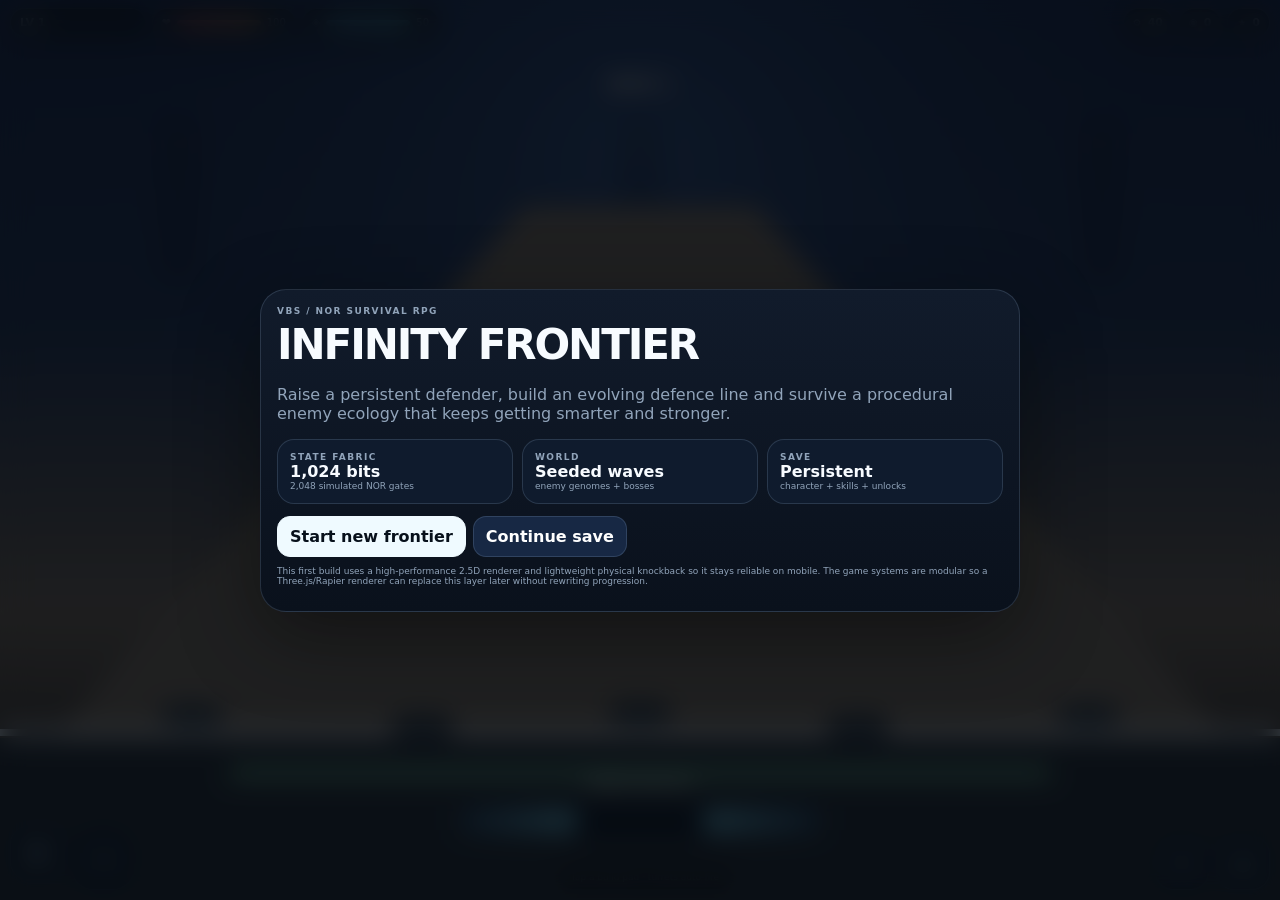
<file: vbs-infinity-frontier-v0.1/index.html>
<!doctype html>
<html lang="en">
<head>
<meta charset="utf-8">
<meta name="viewport" content="width=device-width,initial-scale=1,viewport-fit=cover,user-scalable=no">
<meta name="theme-color" content="#070b13">
<title>VBS Infinity Frontier</title>
<style>
:root{
  --bg:#070b13;--panel:#101827;--panel2:#17243a;--line:rgba(190,220,255,.15);
  --text:#f7fbff;--muted:#91a4ba;--cyan:#71e5ff;--gold:#ffd36a;--green:#7fe2aa;
  --red:#ff7c8b;--purple:#c18cff;--shadow:0 24px 80px rgba(0,0,0,.42)
}
*{box-sizing:border-box;-webkit-tap-highlight-color:transparent}
html,body{margin:0;width:100%;height:100%;overflow:hidden;background:var(--bg);color:var(--text);font-family:Inter,system-ui,-apple-system,BlinkMacSystemFont,"Segoe UI",sans-serif}
button,input,select{font:inherit}
button{cursor:pointer}
.hidden{display:none!important}
#game{position:fixed;inset:0;width:100%;height:100%;touch-action:none;background:#090d16}
.hud{position:fixed;z-index:10;left:0;right:0;top:0;padding:max(8px,env(safe-area-inset-top)) 10px 0;pointer-events:none}
.hudRow{display:flex;justify-content:space-between;gap:8px;align-items:start}
.cluster{display:flex;gap:6px;align-items:center;flex-wrap:wrap}
.pill{pointer-events:auto;display:flex;align-items:center;gap:6px;padding:7px 9px;border:1px solid var(--line);border-radius:999px;background:rgba(8,14,24,.72);backdrop-filter:blur(10px);box-shadow:0 10px 32px rgba(0,0,0,.18);font-size:10px}
.pill b{font-size:11px}.bar{width:84px;height:6px;border-radius:999px;background:rgba(255,255,255,.09);overflow:hidden}.fill{height:100%;border-radius:inherit}.hp{background:linear-gradient(90deg,#ff6c7c,#ffb066)}.shield{background:linear-gradient(90deg,#68bfff,#70e9ff)}.xp{background:linear-gradient(90deg,#ad8bff,#f39cff)}
.waveTitle{position:fixed;z-index:11;left:50%;top:76px;transform:translateX(-50%);font-weight:1000;letter-spacing:.08em;text-shadow:0 2px 18px #000;font-size:14px;pointer-events:none}
.bottom{position:fixed;z-index:12;left:0;right:0;bottom:0;padding:0 10px max(10px,env(safe-area-inset-bottom));display:flex;justify-content:space-between;align-items:end;gap:8px;pointer-events:none}
.controls{display:flex;gap:7px;pointer-events:auto}
.round{width:54px;height:54px;border-radius:18px;border:1px solid var(--line);background:rgba(17,31,51,.84);color:#fff;font-size:20px;font-weight:900;backdrop-filter:blur(12px)}
.round.big{width:64px;height:64px;border-radius:22px}.round.active{outline:1px solid var(--cyan);box-shadow:0 0 26px rgba(113,229,255,.22)}
.tip{pointer-events:none;padding:7px 10px;border-radius:999px;background:rgba(5,10,17,.62);border:1px solid rgba(255,255,255,.08);color:var(--muted);font-size:9px}
.toast{position:fixed;z-index:80;left:50%;top:20%;transform:translate(-50%,-50%);padding:9px 13px;border-radius:999px;background:#102945;border:1px solid rgba(113,229,255,.3);font-size:11px;font-weight:900;box-shadow:var(--shadow)}
.overlay{position:fixed;z-index:50;inset:0;background:rgba(4,7,12,.74);backdrop-filter:blur(13px);display:grid;place-items:center;padding:14px}
.panel{width:min(760px,100%);max-height:88vh;overflow:auto;border:1px solid var(--line);border-radius:26px;background:linear-gradient(180deg,#111b2b,#0a111c);box-shadow:var(--shadow);padding:16px}
.panel h1,.panel h2,.panel h3{margin:4px 0}
.eyebrow{text-transform:uppercase;letter-spacing:.16em;color:var(--muted);font-size:9px;font-weight:900}
.muted{color:var(--muted)}.small{font-size:11px}.tiny{font-size:9px}
.grid2{display:grid;grid-template-columns:repeat(2,minmax(0,1fr));gap:9px}.grid3{display:grid;grid-template-columns:repeat(3,minmax(0,1fr));gap:9px}
.card{border:1px solid var(--line);border-radius:17px;background:#0f1b2d;padding:12px}
.btn{border:1px solid var(--line);border-radius:13px;background:#172844;color:#fff;padding:10px 12px;font-weight:900}
.btn.primary{background:#effaff;color:#07101b;border-color:#effaff}.btn.gold{background:var(--gold);color:#15110a;border-color:var(--gold)}.btn.good{background:rgba(127,226,170,.12);border-color:rgba(127,226,170,.32)}
.row{display:flex;gap:7px;align-items:center;flex-wrap:wrap}.between{justify-content:space-between}.stack{display:grid;gap:9px}
.statLine{display:grid;grid-template-columns:90px 1fr 36px;gap:7px;align-items:center;font-size:10px}.miniBar{height:7px;border-radius:999px;background:#0a1220;overflow:hidden}.miniFill{height:100%;background:linear-gradient(90deg,#62d8ff,#b48cff)}
.shopGrid{display:grid;grid-template-columns:repeat(2,minmax(0,1fr));gap:8px}
.shopItem{border:1px solid var(--line);border-radius:15px;background:#0d1b2e;padding:11px}.shopItem b{display:block}.shopItem p{font-size:9px;color:var(--muted);min-height:26px}
.skillCard{border:1px solid rgba(193,140,255,.32);background:linear-gradient(180deg,rgba(68,45,94,.55),rgba(21,20,37,.88));border-radius:17px;padding:13px;text-align:left;color:#fff}.skillCard b{display:block;font-size:14px}.skillCard span{display:block;color:#d8c8f8;font-size:9px;margin-top:5px}
.tabs{display:flex;gap:6px;overflow:auto}.tab{white-space:nowrap}
.report{width:100%;min-height:250px;background:#03070d;color:#b9cadd;border:1px solid var(--line);border-radius:13px;padding:10px;font-family:ui-monospace,SFMono-Regular,Menlo,monospace;font-size:9px}
.buildMenu{position:fixed;z-index:30;left:50%;bottom:92px;transform:translateX(-50%);width:min(390px,calc(100vw - 20px));border:1px solid var(--line);border-radius:20px;background:rgba(10,17,28,.94);backdrop-filter:blur(15px);padding:10px;box-shadow:var(--shadow)}
.buildOptions{display:grid;grid-template-columns:repeat(4,1fr);gap:6px}.buildOpt{padding:8px 5px;border:1px solid var(--line);border-radius:12px;background:#102039;color:#fff;font-size:8px;font-weight:900}.buildOpt span{display:block;font-size:16px;margin-bottom:3px}
@media(max-width:560px){
 .pill{padding:6px 7px;font-size:8px}.pill b{font-size:9px}.bar{width:58px}
 .waveTitle{top:68px;font-size:11px}.bottom{padding-left:7px;padding-right:7px}.round{width:48px;height:48px;border-radius:16px}.round.big{width:58px;height:58px}
 .panel{padding:13px}.grid2,.grid3{grid-template-columns:1fr}.shopGrid{grid-template-columns:1fr 1fr}
}
</style>
</head>
<body>
<canvas id="game"></canvas>
<div class="hud"><div class="hudRow"><div class="cluster"><div class="pill"><b>LV <span id="level">1</span></b><div class="bar"><div id="xpFill" class="fill xp"></div></div></div><div class="pill"><b>❤</b><div class="bar"><div id="hpFill" class="fill hp"></div></div><span id="hpText">100</span></div><div class="pill"><b>◈</b><div class="bar"><div id="shieldFill" class="fill shield"></div></div><span id="shieldText">50</span></div></div><div class="cluster"><div class="pill">⚙ <b id="scrap">0</b></div><div class="pill">◉ <b id="credits">0</b></div><div class="pill">★ <b id="score">0</b></div></div></div></div>
<div id="waveTitle" class="waveTitle">WAVE 1</div>
<div class="bottom"><div class="controls"><button id="pauseBtn" class="round">Ⅱ</button><button id="buildBtn" class="round big">＋</button></div><div class="tip">Tap a build pad · turrets auto-fire</div><div class="controls"><button id="skillBtn" class="round">✦</button><button id="coreBtn" class="round">◎</button></div></div>
<div id="buildMenu" class="buildMenu hidden"><div class="row between"><div><div class="eyebrow">Build turret</div><b id="buildPadLabel">Select a pad</b></div><button id="closeBuild" class="btn">×</button></div><div class="buildOptions" style="margin-top:8px"><button class="buildOpt" data-build="gun"><span>▣</span>GUN<br>20⚙</button><button class="buildOpt" data-build="cannon"><span>●</span>CANNON<br>45⚙</button><button class="buildOpt" data-build="tesla"><span>ϟ</span>TESLA<br>70⚙</button><button class="buildOpt" data-build="rail"><span>━</span>RAIL<br>95⚙</button></div></div>
<div id="toast" class="toast hidden"></div>
<div id="overlay" class="overlay"><div class="panel"><div class="eyebrow">VBS / NOR survival RPG</div><h1 style="font-size:42px;letter-spacing:-.05em">INFINITY FRONTIER</h1><p class="muted">Raise a persistent defender, build an evolving defence line and survive a procedural enemy ecology that keeps getting smarter and stronger.</p><div class="grid3"><div class="card"><div class="eyebrow">State fabric</div><b>1,024 bits</b><div class="tiny muted">2,048 simulated NOR gates</div></div><div class="card"><div class="eyebrow">World</div><b>Seeded waves</b><div class="tiny muted">enemy genomes + bosses</div></div><div class="card"><div class="eyebrow">Save</div><b>Persistent</b><div class="tiny muted">character + skills + unlocks</div></div></div><div class="row" style="margin-top:12px"><button id="newRun" class="btn primary">Start new frontier</button><button id="continueRun" class="btn">Continue save</button></div><p class="tiny muted">This first build uses a high-performance 2.5D renderer and lightweight physical knockback so it stays reliable on mobile. The game systems are modular so a Three.js/Rapier renderer can replace this layer later without rewriting progression.</p></div></div>
<script>
(()=>{
'use strict';
const $=s=>document.querySelector(s),$$=s=>[...document.querySelectorAll(s)];
const canvas=$('#game'),ctx=canvas.getContext('2d',{alpha:false});
const TAU=Math.PI*2,clamp=(v,a,b)=>Math.max(a,Math.min(b,v)),lerp=(a,b,t)=>a+(b-a)*t;
const STORE='vbs.infinity.frontier.v0.1';
const CONFIG={version:'0.1',render:{maxDpr:1.7,particles:220,shake:8},world:{lanes:5,baseY:.82,spawnY:.10,bossEvery:5,waveBreak:3.2},player:{maxHp:100,maxShield:50,shieldRegen:2.2},economy:{startScrap:40,killScrap:[2,5],bossCredits:24},turret:{gun:{name:'Pulse Gun',cost:20,damage:8,rate:4.8,range:.52,projectileSpeed:.9,color:'#77e6ff',icon:'▣'},cannon:{name:'Impact Cannon',cost:45,damage:28,rate:1.15,range:.60,projectileSpeed:.55,splash:.09,knock:1.7,color:'#ffd166',icon:'●'},tesla:{name:'Tesla Fork',cost:70,damage:18,rate:1.7,range:.48,chains:3,color:'#b58cff',icon:'ϟ'},rail:{name:'Rail Lance',cost:95,damage:55,rate:.55,range:.72,pierce:4,color:'#ff7b9e',icon:'━'}}};
class NorFabric{constructor(bits=1024){this.bits=bits;this.q=bits*2;this.nq=bits*3;this.w=new Uint8Array(bits*4+64);this.g=[];this.transitions=0;for(let i=0;i<bits;i++){const s=i*2,r=s+1,q=this.q+i,nq=this.nq+i;this.g.push({a:r,b:nq,o:q},{a:s,b:q,o:nq})}}settle(max=8){for(let k=0;k<max;k++){let changed=false;for(const g of this.g){const v=(this.w[g.a]||this.w[g.b])?0:1;if(this.w[g.o]!==v){this.w[g.o]=v;changed=true;this.transitions++}}if(!changed)break}}set(i,v){if(i<0||i>=this.bits)return;const s=i*2,r=s+1;this.w[s]=v?1:0;this.w[r]=v?0:1;this.settle();this.w[s]=0;this.w[r]=0;this.settle()}get(i){return this.w[this.q+i]?1:0}setByte(i,v){v=clamp(Math.round(v),0,255);for(let b=0;b<8;b++)this.set(i*8+b,(v>>b)&1)}getByte(i){let v=0;for(let b=0;b<8;b++)v|=this.get(i*8+b)<<b;return v}}
const fabric=new NorFabric(1024);
function rngFactory(seed){let x=seed>>>0;return()=>{x^=x<<13;x^=x>>>17;x^=x<<5;return(x>>>0)/4294967296}}
let runRng=Math.random;
const DEFAULT_SAVE=()=>({version:1,seed:(crypto.getRandomValues(new Uint32Array(1))[0]>>>0),created:Date.now(),lastSeen:Date.now(),player:{level:1,xp:0,nextXp:100,maxHp:100,hp:100,maxShield:50,shield:50,shieldRegen:2.2,score:0,kills:0,bossKills:0,scrap:CONFIG.economy.startScrap,credits:0,hunger:82,energy:88,morale:84,affinity:{gun:0,cannon:0,tesla:0,rail:0},power:1,armor:0,luck:1,skillPoints:0},meta:{highestWave:0,totalKills:0,totalRuns:0,prestige:0},skills:[],turrets:[],inventory:{cores:0,relics:0},settings:{sound:true,haptics:true,quality:'balanced'},trace:[]});
let save=DEFAULT_SAVE();let state={started:false,paused:false,dead:false,gameTime:0,wave:1,waveKills:0,waveTarget:7,waveBoss:false,waveBossSpawned:false,enemyId:0,selectedPad:null,skillCooldown:0,skillFlash:0,baseHp:100,maxBaseHp:100,enemies:[],bullets:[],particles:[],drops:[],pads:[],texts:[],errors:[],fps:60,frameMs:16.7,lastFrame:performance.now(),frames:0,fpsClock:0,pointer:{x:0,y:0},shake:0,nextWaveAt:0,waveActive:false,waveBudget:0,spawnClock:0,spawnRemaining:0};
const AUDIO={ctx:null};function audioInit(){if(!save.settings.sound)return;try{AUDIO.ctx=AUDIO.ctx||new (window.AudioContext||window.webkitAudioContext)();if(AUDIO.ctx.state==='suspended')AUDIO.ctx.resume()}catch{}}function beep(freq=220,dur=.06,type='sine',gain=.025){if(!save.settings.sound)return;audioInit();const a=AUDIO.ctx;if(!a)return;const o=a.createOscillator(),g=a.createGain();o.type=type;o.frequency.value=freq;g.gain.setValueAtTime(gain,a.currentTime);g.gain.exponentialRampToValueAtTime(.0001,a.currentTime+dur);o.connect(g).connect(a.destination);o.start();o.stop(a.currentTime+dur)}function haptic(ms=12){if(save.settings.haptics&&navigator.vibrate)navigator.vibrate(ms)}
function toast(t){const e=$('#toast');e.textContent=t;e.classList.remove('hidden');clearTimeout(e._t);e._t=setTimeout(()=>e.classList.add('hidden'),1400)}function trace(a,o=''){save.trace.push({t:new Date().toISOString(),a,o});if(save.trace.length>120)save.trace.shift()}
function saveGame(){save.lastSeen=Date.now();localStorage.setItem(STORE,JSON.stringify(save));syncNor();trace('SAVE','local')}function loadGame(){try{const d=JSON.parse(localStorage.getItem(STORE));if(d&&d.version){save={...DEFAULT_SAVE(),...d,player:{...DEFAULT_SAVE().player,...d.player},meta:{...DEFAULT_SAVE().meta,...d.meta},inventory:{...DEFAULT_SAVE().inventory,...d.inventory},settings:{...DEFAULT_SAVE().settings,...d.settings}};return true}}catch(e){state.errors.push(String(e))}return false}function applyOffline(){const hours=clamp((Date.now()-(save.lastSeen||Date.now()))/3600000,0,24);save.player.energy=clamp(save.player.energy+hours*5,0,100);save.player.hunger=clamp(save.player.hunger-hours*1.5,0,100);save.player.morale=clamp(save.player.morale+hours*1.5,0,100)}
function syncNor(){const p=save.player,bytes=[state.started?1:0,state.paused?1:0,state.dead?1:0,state.wave,state.waveKills,state.waveTarget,Math.round(state.baseHp),p.level,Math.round(p.hp),Math.round(p.shield),p.scrap&255,p.credits&255,p.kills&255,Math.round(p.hunger),Math.round(p.energy),Math.round(p.morale),state.enemies.length,state.bullets.length,state.particles.length,save.skills.length,save.turrets.length,save.inventory.cores&255,save.inventory.relics&255,Math.round(p.power*10)];bytes.forEach((v,i)=>{if(fabric.getByte(i)!==v)fabric.setByte(i,v)})}setInterval(syncNor,500);
function resize(){const d=Math.min(devicePixelRatio||1,CONFIG.render.maxDpr),w=innerWidth,h=innerHeight;canvas.width=Math.max(1,Math.floor(w*d));canvas.height=Math.max(1,Math.floor(h*d));canvas.style.width=w+'px';canvas.style.height=h+'px';ctx.setTransform(d,0,0,d,0,0);initPads()}addEventListener('resize',resize);
function initPads(){const w=innerWidth,h=innerHeight,y=h*.79;state.pads=[{id:0,x:w*.15,y:y,r:28},{id:1,x:w*.33,y:y+10,r:28},{id:2,x:w*.50,y:y-2,r:28},{id:3,x:w*.67,y:y+10,r:28},{id:4,x:w*.85,y:y,r:28}];save.turrets.forEach(t=>{const p=state.pads[t.pad];if(p){t.x=p.x;t.y=p.y}})}
function laneX(lane,yNorm){const centre=innerWidth*.5,spread=lerp(innerWidth*.11,innerWidth*.43,yNorm);if(CONFIG.world.lanes===1)return centre;return centre+((lane/(CONFIG.world.lanes-1))-.5)*spread*2}
const enemyParts={body:['crawler','brute','orb','spider'],element:['kinetic','toxic','frost','volt','ember'],mutation:['none','shielded','splitter','regenerator','charger','armoured'],behaviour:['rush','zigzag','tank','support']};function pick(arr,r=runRng){return arr[Math.floor(r()*arr.length)]}
function enemyGenome(tier,boss=false){const r=runRng;const body=boss?'brute':pick(enemyParts.body,r),element=pick(enemyParts.element,r),mutation=boss?pick(['shielded','regenerator','armoured'],r):pick(enemyParts.mutation,r),behaviour=boss?'tank':pick(enemyParts.behaviour,r);let hp=(22+tier*7)*(body==='brute'?1.7:body==='orb'?.82:1),speed=(.050+tier*.0018)*(body==='brute'?.68:body==='spider'?1.25:1),mass=body==='brute'?2.2:body==='orb'?.7:1;if(mutation==='armoured')hp*=1.55;if(mutation==='charger')speed*=1.25;if(boss){hp*=9;speed*=.72;mass*=4}return{body,element,mutation,behaviour,hp,maxHp:hp,speed,mass,tier,boss}}
function spawnEnemy(forceBoss=false){const tier=Math.max(1,Math.floor(save.player.level*.45)+Math.floor(state.wave*.55)),g=enemyGenome(tier,forceBoss),lane=Math.floor(runRng()*CONFIG.world.lanes);state.enemies.push({id:++state.enemyId,lane,nx:.5,ny:CONFIG.world.spawnY-runRng()*.08,vx:0,vy:0,hp:g.hp,maxHp:g.hp,speed:g.speed,mass:g.mass,genome:g,phase:runRng()*TAU,hit:0,shield:g.mutation==='shielded'?g.maxHp*.35:0,regenClock:0})}
function beginWave(n){state.wave=n;state.waveKills=0;state.waveBoss=n%CONFIG.world.bossEvery===0;state.waveBossSpawned=false;state.waveTarget=state.waveBoss?1:Math.min(42,6+Math.floor(n*1.15));state.waveBudget=state.waveBoss?10:state.waveTarget;state.spawnRemaining=state.waveBoss?1:state.waveTarget;state.spawnClock=.3;state.waveActive=true;save.meta.highestWave=Math.max(save.meta.highestWave,n);$('#waveTitle').textContent=state.waveBoss?'BOSS WAVE '+n:'WAVE '+n;trace('WAVE','start '+n);beep(state.waveBoss?95:180,.15,'sawtooth',.035)}
function finishWave(){state.waveActive=false;state.nextWaveAt=state.gameTime+CONFIG.world.waveBreak;save.player.scrap+=8+Math.floor(state.wave*.8);save.player.credits+=2+Math.floor(state.wave/4);save.player.morale=clamp(save.player.morale+2,0,100);trace('WAVE','clear '+state.wave);toast('WAVE '+state.wave+' CLEAR');beep(520,.15,'triangle',.035);saveGame()}
function updateWave(dt){if(!state.waveActive){if(state.gameTime>=state.nextWaveAt)beginWave(state.wave+1);return}state.spawnClock-=dt;if(state.spawnRemaining>0&&state.spawnClock<=0){if(state.waveBoss){if(!state.waveBossSpawned){spawnEnemy(true);state.waveBossSpawned=true;state.spawnRemaining=0}}else{spawnEnemy(false);state.spawnRemaining--;state.spawnClock=Math.max(.18,.72-state.wave*.018)+runRng()*.35}}if(state.spawnRemaining<=0&&state.enemies.length===0)finishWave()}
function turretStats(t){const base=CONFIG.turret[t.type],lv=t.level||1,m=1+(lv-1)*.22+save.player.power*.03;return{...base,damage:base.damage*m,rate:base.rate*(1+(lv-1)*.08),range:base.range+(lv-1)*.015}}
function buildTurret(type){const pad=state.selectedPad,base=CONFIG.turret[type];if(pad==null||!base)return;if(save.player.scrap<base.cost)return toast('Need '+base.cost+' scrap');let t=save.turrets.find(x=>x.pad===pad);if(t)return toast('Pad already occupied');const p=state.pads[pad];save.player.scrap-=base.cost;save.turrets.push({id:uid('tur'),pad,type,level:1,cooldown:0,x:p.x,y:p.y,shots:0});save.player.affinity[type]=(save.player.affinity[type]||0)+1;state.selectedPad=null;$('#buildMenu').classList.add('hidden');beep(300,.08,'square');haptic(20);saveGame()}
function uid(p){return p+'_'+Date.now().toString(36)+'_'+Math.random().toString(36).slice(2,6)}
function enemyScreen(e){const yN=e.ny,x=laneX(e.lane,yN)+e.vx*innerWidth;return{x,y:yN*innerHeight,scale:.42+yN*.95}}
function targetForTurret(t,range){const p=state.pads[t.pad];let best=null,bestScore=1e9;for(const e of state.enemies){const ep=enemyScreen(e),d=Math.hypot(ep.x-p.x,ep.y-p.y)/innerHeight;if(d<=range){const score=e.ny-(e.genome.boss?.12:0);if(score<bestScore){best=e;bestScore=score}}}return best}
function addLightning(x,y,pts,color){state.bullets.push({type:'lightning',x,y,pts,life:.08,color})}
function fireTurret(t,target,stats){const p=state.pads[t.pad],ep=enemyScreen(target);if(t.type==='tesla'){const candidates=state.enemies.filter(e=>Math.hypot(enemyScreen(e).x-ep.x,enemyScreen(e).y-ep.y)<innerWidth*.22).slice(0,stats.chains||3);candidates.forEach((e,i)=>damageEnemy(e,stats.damage*(1-i*.18),.35,'tesla'));addLightning(p.x,p.y,candidates.map(enemyScreen),stats.color);beep(720,.04,'sawtooth',.018);return}if(t.type==='rail'){const ang=Math.atan2(ep.y-p.y,ep.x-p.x),dx=Math.cos(ang),dy=Math.sin(ang);let hit=0;const sorted=[...state.enemies].sort((a,b)=>a.ny-b.ny);for(const e of sorted){const s=enemyScreen(e),dist=Math.abs((s.x-p.x)*dy-(s.y-p.y)*dx);if(dist<24&&((s.x-p.x)*dx+(s.y-p.y)*dy)>0){damageEnemy(e,stats.damage,.6,'rail');if(++hit>=stats.pierce)break}}state.bullets.push({type:'beam',x:p.x,y:p.y,x2:p.x+dx*innerHeight,y2:p.y+dy*innerHeight,life:.08,color:stats.color});beep(980,.05,'square',.02);return}const ang=Math.atan2(ep.y-p.y,ep.x-p.x),speed=innerHeight*(stats.projectileSpeed||.8);state.bullets.push({type:'shot',kind:t.type,x:p.x,y:p.y,vx:Math.cos(ang)*speed,vy:Math.sin(ang)*speed,damage:stats.damage,splash:stats.splash||0,knock:stats.knock||.4,life:1.6,color:stats.color,target:target.id});beep(t.type==='cannon'?140:360,.03,t.type==='cannon'?'square':'triangle',.014)}
function updateTurrets(dt){for(const t of save.turrets){t.cooldown-=dt;const s=turretStats(t);if(t.cooldown<=0){const target=targetForTurret(t,s.range);if(target){t.cooldown=1/s.rate;t.shots++;fireTurret(t,target,s)}}}}
function damageEnemy(e,dmg,knock=.2,kind='gun'){if(e.shield>0){const s=Math.min(e.shield,dmg);e.shield-=s;dmg-=s}if(e.genome.mutation==='armoured'&&kind!=='rail')dmg*=.72;e.hp-=dmg;e.hit=.1;e.vy-=knock/e.mass*.012;if(e.hp<=0)killEnemy(e)}
function killEnemy(e){if(!state.enemies.includes(e))return;state.enemies=state.enemies.filter(x=>x!==e);state.waveKills++;save.player.kills++;save.meta.totalKills++;const xp=Math.round(9+e.genome.tier*2+(e.genome.boss?90:0));gainXp(xp);const scrap=Math.floor(CONFIG.economy.killScrap[0]+runRng()*(CONFIG.economy.killScrap[1]-CONFIG.economy.killScrap[0]+1)+(e.genome.boss?20:0));save.player.scrap+=scrap;save.player.score+=Math.round(12+e.genome.tier*5+(e.genome.boss?300:0));if(e.genome.boss){save.player.bossKills++;save.player.credits+=CONFIG.economy.bossCredits+state.wave;save.inventory.cores++;toast('BOSS CORE ACQUIRED');haptic(60)}const p=enemyScreen(e);burst(p.x,p.y,e.genome.element,e.genome.boss?34:14);floatText(p.x,p.y,'+'+scrap+'⚙','#ffd36a');if(e.genome.mutation==='splitter'&&!e.genome.boss&&runRng()<.75){for(let i=0;i<2;i++){const g=enemyGenome(Math.max(1,e.genome.tier-1),false);g.hp*=.35;g.maxHp=g.hp;g.speed*=1.4;state.enemies.push({id:++state.enemyId,lane:clamp(e.lane+(i?1:-1),0,CONFIG.world.lanes-1),nx:.5,ny:e.ny,vx:0,vy:0,hp:g.hp,maxHp:g.hp,speed:g.speed,mass:.6,genome:g,phase:runRng()*TAU,hit:0,shield:0,regenClock:0})}}trace('KILL',e.genome.body+' '+e.genome.mutation)}
function gainXp(n){const p=save.player;p.xp+=n;while(p.xp>=p.nextXp){p.xp-=p.nextXp;p.level++;p.nextXp=Math.round(p.nextXp*1.24);p.maxHp+=6;p.hp=p.maxHp;p.maxShield+=3;p.shield=p.maxShield;p.skillPoints++;p.power+=.08;toast('LEVEL '+p.level);beep(640,.16,'triangle',.04);if(p.level%2===0)setTimeout(openSkillChoice,250)}}
function updateBullets(dt){for(const b of [...state.bullets]){b.life-=dt;if(b.type==='beam'||b.type==='lightning'){if(b.life<=0)state.bullets.splice(state.bullets.indexOf(b),1);continue}b.x+=b.vx*dt;b.y+=b.vy*dt;let hit=null;for(const e of state.enemies){const p=enemyScreen(e),r=18*p.scale;if(Math.hypot(p.x-b.x,p.y-b.y)<r){hit=e;break}}if(hit){damageEnemy(hit,b.damage,b.knock,b.kind);if(b.splash){const p=enemyScreen(hit);for(const e of [...state.enemies]){const q=enemyScreen(e),d=Math.hypot(q.x-p.x,q.y-p.y)/innerHeight;if(d<b.splash)damageEnemy(e,b.damage*(1-d/b.splash)*.65,b.knock*.7,'cannon')}burst(p.x,p.y,'ember',12)}state.bullets.splice(state.bullets.indexOf(b),1)}else if(b.life<=0||b.y<0||b.y>innerHeight||b.x<0||b.x>innerWidth)state.bullets.splice(state.bullets.indexOf(b),1)}}
function updateEnemies(dt){for(const e of [...state.enemies]){if(e.hit>0)e.hit-=dt;if(e.genome.mutation==='regenerator'){e.regenClock+=dt;if(e.regenClock>1.2){e.regenClock=0;e.hp=Math.min(e.maxHp,e.hp+e.maxHp*.025)}}let sp=e.speed;if(e.genome.behaviour==='zigzag')e.vx=Math.sin(state.gameTime*2.8+e.phase)*.035;else e.vx*=.92;if(e.genome.mutation==='charger'&&e.ny>.55)sp*=1.45;e.vy=lerp(e.vy,sp,.06);e.ny+=e.vy*dt;if(e.ny>=CONFIG.world.baseY){const dmg=(e.genome.boss?22:5+e.genome.tier*.35);state.baseHp-=dmg;burst(enemyScreen(e).x,innerHeight*CONFIG.world.baseY,'ember',10);state.enemies=state.enemies.filter(x=>x!==e);state.shake=Math.max(state.shake,7);haptic(e.genome.boss?55:16);beep(85,.06,'square',.025);if(state.baseHp<=0)gameOver()}}}
function updateParticles(dt){for(const p of [...state.particles]){p.life-=dt;p.x+=p.vx*dt;p.y+=p.vy*dt;p.vy+=p.g*dt;p.size*=.985;if(p.life<=0)state.particles.splice(state.particles.indexOf(p),1)}for(const t of [...state.texts]){t.life-=dt;t.y-=24*dt;if(t.life<=0)state.texts.splice(state.texts.indexOf(t),1)}}
function burst(x,y,element='kinetic',n=12){const colors={kinetic:'#d7edff',toxic:'#7dff9f',frost:'#7ee7ff',volt:'#c195ff',ember:'#ff9b61'};const c=colors[element]||'#fff';for(let i=0;i<n&&state.particles.length<CONFIG.render.particles;i++){const a=runRng()*TAU,s=40+runRng()*180;state.particles.push({x,y,vx:Math.cos(a)*s,vy:Math.sin(a)*s,g:90,life:.3+runRng()*.45,size:2+runRng()*5,color:c})}}
function floatText(x,y,text,color='#fff'){state.texts.push({x,y,text,color,life:.75})}
function useSkill(){if(state.skillCooldown>0)return toast('Skill recharging');if(!save.skills.length)return openSkillChoice();const sk=save.skills[save.skills.length-1];state.skillCooldown=sk.cooldown||10;state.skillFlash=.25;if(sk.effect==='nova'){for(const e of [...state.enemies])damageEnemy(e,18+save.player.level*2,.9,'skill');state.enemies.forEach(e=>e.vy-=.025);burst(innerWidth*.5,innerHeight*.68,'volt',30)}if(sk.effect==='repair'){state.baseHp=clamp(state.baseHp+30+save.player.level,0,state.maxBaseHp);save.player.shield=save.player.maxShield;toast('FIELD REPAIR')}if(sk.effect==='overdrive'){for(const t of save.turrets)t.cooldown-=2.5;save.player.scrap+=8;toast('OVERDRIVE')}beep(520,.12,'sawtooth',.04);haptic(24);trace('SKILL',sk.name)}
function skillOptions(){const pool=[{name:'Graviton Nova',effect:'nova',cooldown:10,desc:'Damage and knock back every enemy on the field.'},{name:'Field Mend',effect:'repair',cooldown:13,desc:'Repair the base and fully restore your personal shield.'},{name:'Forge Overdrive',effect:'overdrive',cooldown:11,desc:'Instantly accelerate turret cycles and generate scrap.'},{name:'Kinetic Hunger',effect:'passive',stat:'power',value:.12,desc:'+12% character combat power permanently.'},{name:'Salvager Instinct',effect:'passive',stat:'luck',value:.18,desc:'Increase future salvage and procedural reward luck.'},{name:'Living Armour',effect:'passive',stat:'armor',value:1,desc:'Permanent damage resistance for future advanced combat systems.'}];const r=rngFactory((save.seed^save.player.level^save.skills.length*99991)>>>0),opts=[];while(opts.length<3){const x=pool[Math.floor(r()*pool.length)];if(!opts.includes(x))opts.push(x)}return opts}
function openSkillChoice(){state.paused=true;const opts=skillOptions();showOverlay(`<div class="eyebrow">Procedural evolution</div><h2>Choose an adaptation.</h2><p class="small muted">Your seed, level and existing build shape which skills appear.</p><div class="grid3">${opts.map((s,i)=>`<button class="skillCard" data-skill="${i}"><b>${s.name}</b><span>${s.desc}</span></button>`).join('')}</div>`,false);$$('[data-skill]').forEach(b=>b.onclick=()=>{const sk=opts[Number(b.dataset.skill)];if(sk.effect==='passive'){save.player[sk.stat]=(save.player[sk.stat]||0)+sk.value}else save.skills.push({...sk,id:uid('sk')});trace('SKILL_GAIN',sk.name);saveGame();hideOverlay();state.paused=false;toast(sk.name)})}
function openPause(){state.paused=true;const p=save.player;showOverlay(`<div class="row between"><div><div class="eyebrow">The Base · character care</div><h2>${p.level>20?'Ascendant Defender':'Frontier Defender'} · Level ${p.level}</h2></div><button class="btn" id="resume">Resume</button></div><div class="grid3"><div class="card"><div class="eyebrow">Hunger</div><div class="statLine"><span>Fed</span><div class="miniBar"><div class="miniFill" style="width:${p.hunger}%"></div></div><b>${Math.round(p.hunger)}</b></div></div><div class="card"><div class="eyebrow">Energy</div><div class="statLine"><span>Rested</span><div class="miniBar"><div class="miniFill" style="width:${p.energy}%"></div></div><b>${Math.round(p.energy)}</b></div></div><div class="card"><div class="eyebrow">Morale</div><div class="statLine"><span>Bond</span><div class="miniBar"><div class="miniFill" style="width:${p.morale}%"></div></div><b>${Math.round(p.morale)}</b></div></div></div><div class="tabs" style="margin-top:10px"><button class="btn tab active" data-pause-tab="care">Care</button><button class="btn tab" data-pause-tab="upgrade">Upgrades</button><button class="btn tab" data-pause-tab="turrets">Turrets</button><button class="btn tab" data-pause-tab="profile">Profile</button></div><div id="pauseBody" style="margin-top:10px"></div>`,false);$('#resume').onclick=()=>{hideOverlay();state.paused=false};$$('[data-pause-tab]').forEach(b=>b.onclick=()=>{renderPauseTab(b.dataset.pauseTab);$$('[data-pause-tab]').forEach(x=>x.classList.toggle('active',x===b))});renderPauseTab('care')}
function renderPauseTab(tab){const p=save.player,body=$('#pauseBody');if(!body)return;if(tab==='care')body.innerHTML=`<div class="shopGrid"><div class="shopItem"><b>Field Ration</b><p>Restore hunger and a little morale.</p><button class="btn gold" data-care="feed">5◉</button></div><div class="shopItem"><b>Deep Rest</b><p>Restore energy and personal shield.</p><button class="btn" data-care="rest">4◉</button></div><div class="shopItem"><b>Training Drill</b><p>Trade energy for XP and affinity growth.</p><button class="btn" data-care="train">6◉</button></div><div class="shopItem"><b>Celebrate</b><p>Restore morale after difficult waves.</p><button class="btn" data-care="morale">3◉</button></div></div>`;if(tab==='upgrade')body.innerHTML=`<div class="shopGrid"><div class="shopItem"><b>Vital Core +10</b><p>Permanent maximum HP increase.</p><button class="btn" data-upgrade="hp">12◉</button></div><div class="shopItem"><b>Shield Matrix +6</b><p>Permanent maximum shield increase.</p><button class="btn" data-upgrade="shield">14◉</button></div><div class="shopItem"><b>Combat Power +8%</b><p>Scales all turret damage.</p><button class="btn" data-upgrade="power">18◉</button></div><div class="shopItem"><b>Regeneration +0.5</b><p>Faster shield recovery in combat.</p><button class="btn" data-upgrade="regen">16◉</button></div></div>`;if(tab==='turrets')body.innerHTML=`<div class="stack">${save.turrets.length?save.turrets.map(t=>{const s=turretStats(t),cost=10+t.level*8;return`<div class="card row between"><div><b>${CONFIG.turret[t.type].name} · Lv ${t.level}</b><div class="tiny muted">${Math.round(s.damage)} damage · ${s.rate.toFixed(1)}/s · ${t.shots||0} shots fired</div></div><button class="btn" data-tupgrade="${t.id}">Upgrade ${cost}⚙</button></div>`}).join(''):'<div class="card small muted">No turrets built yet.</div>'}</div>`;if(tab==='profile')body.innerHTML=`<div class="grid2"><div class="card"><div class="eyebrow">Frontier record</div><div class="small">Highest wave <b>${save.meta.highestWave}</b><br>Total kills <b>${save.meta.totalKills}</b><br>Boss cores <b>${save.inventory.cores}</b><br>Prestige <b>${save.meta.prestige}</b></div></div><div class="card"><div class="eyebrow">Skills</div><div class="small">${save.skills.length?save.skills.map(x=>'• '+escHtml(x.name)).join('<br>'):'No active skills yet.'}</div></div></div>`;$$('[data-care]').forEach(b=>b.onclick=()=>careAction(b.dataset.care));$$('[data-upgrade]').forEach(b=>b.onclick=()=>upgradeAction(b.dataset.upgrade));$$('[data-tupgrade]').forEach(b=>b.onclick=()=>upgradeTurret(b.dataset.tupgrade))}
function escHtml(s){return String(s).replace(/[&<>]/g,m=>({'&':'&amp;','<':'&lt;','>':'&gt;'}[m]))}function spendCredits(n){if(save.player.credits<n){toast('Need '+n+' credits');return false}save.player.credits-=n;return true}
function careAction(a){const p=save.player;if(a==='feed'&&spendCredits(5)){p.hunger=clamp(p.hunger+28,0,100);p.morale=clamp(p.morale+4,0,100)}if(a==='rest'&&spendCredits(4)){p.energy=clamp(p.energy+35,0,100);p.shield=p.maxShield}if(a==='train'&&spendCredits(6)){if(p.energy<15)return toast('Too tired to train');p.energy-=15;gainXp(30+p.level*2);p.morale=clamp(p.morale+2,0,100)}if(a==='morale'&&spendCredits(3)){p.morale=clamp(p.morale+24,0,100)}saveGame();openPause()}
function upgradeAction(a){const p=save.player,cost={hp:12,shield:14,power:18,regen:16}[a];if(!spendCredits(cost))return;if(a==='hp'){p.maxHp+=10;p.hp+=10}if(a==='shield'){p.maxShield+=6;p.shield+=6}if(a==='power')p.power+=.08;if(a==='regen')p.shieldRegen+=.5;saveGame();openPause()}
function upgradeTurret(id){const t=save.turrets.find(x=>x.id===id);if(!t)return;const cost=10+t.level*8;if(save.player.scrap<cost)return toast('Need '+cost+' scrap');save.player.scrap-=cost;t.level++;trace('TURRET_UP',t.type+' '+t.level);saveGame();renderPauseTab('turrets')}
function gameOver(){if(state.dead)return;state.dead=true;state.paused=true;save.meta.totalRuns++;save.player.morale=clamp(save.player.morale-8,0,100);saveGame();beep(65,.35,'sawtooth',.04);showOverlay(`<div class="eyebrow">Frontier breached</div><h1>Defence line lost.</h1><p class="muted">Your defender survives. Progress, skills, credits and permanent upgrades are safe.</p><div class="grid3"><div class="card"><div class="eyebrow">Wave</div><div class="kpi">${state.wave}</div></div><div class="card"><div class="eyebrow">Score</div><div class="kpi">${save.player.score}</div></div><div class="card"><div class="eyebrow">Kills</div><div class="kpi">${save.player.kills}</div></div></div><div class="row" style="margin-top:12px"><button class="btn primary" id="rebuild">Rebuild line</button><button class="btn" id="baseAfterDeath">Go to Base</button></div>`,false);$('#rebuild').onclick=()=>{hideOverlay();resetBattle(false)};$('#baseAfterDeath').onclick=()=>{hideOverlay();state.dead=false;openPause()}}
function resetBattle(newProfile=false){if(newProfile){save=DEFAULT_SAVE();save.meta.totalRuns=1}applyOffline();runRng=rngFactory(save.seed>>>0);state.started=true;state.paused=false;state.dead=false;state.gameTime=0;state.wave=1;state.waveKills=0;state.baseHp=state.maxBaseHp;state.enemies=[];state.bullets=[];state.particles=[];state.texts=[];state.spawnRemaining=0;state.nextWaveAt=0;state.waveActive=false;save.player.hp=save.player.maxHp;save.player.shield=save.player.maxShield;initPads();beginWave(1);saveGame()}
function showOverlay(content,startStyle=true){const o=$('#overlay');o.innerHTML=`<div class="panel">${content}</div>`;o.classList.remove('hidden')}function hideOverlay(){$('#overlay').classList.add('hidden')}
function coreReport(){const p=save.player;return['VBS INFINITY FRONTIER CORE REPORT','version: '+CONFIG.version,'time: '+new Date().toISOString(),'device: '+navigator.userAgent,`viewport: ${innerWidth}x${innerHeight} dpr ${devicePixelRatio||1}`,`fps: ${state.fps.toFixed(1)} frame_ms=${state.frameMs.toFixed(2)}`,'seed: '+save.seed,`player: level=${p.level} hp=${Math.round(p.hp)}/${p.maxHp} shield=${Math.round(p.shield)}/${p.maxShield} score=${p.score} scrap=${p.scrap} credits=${p.credits} kills=${p.kills}`,`care: hunger=${Math.round(p.hunger)} energy=${Math.round(p.energy)} morale=${Math.round(p.morale)}`,`wave: ${state.wave} active=${state.waveActive} kills=${state.waveKills}/${state.waveTarget} boss=${state.waveBoss} base_hp=${Math.round(state.baseHp)}`,`world: enemies=${state.enemies.length} bullets=${state.bullets.length} particles=${state.particles.length} turrets=${save.turrets.length}`,`progression: skills=${save.skills.length} cores=${save.inventory.cores} highest_wave=${save.meta.highestWave}`,`nor: bits=${fabric.bits} gates=${fabric.g.length} transitions=${fabric.transitions}`,`errors: ${state.errors.length?state.errors.slice(-8).join(' | '):'none'}`,'recent trace:',...save.trace.slice(-14).map(x=>`${x.t} · ${x.a} · ${x.o}`)].join('\n')}
function openCore(){const was=state.paused;state.paused=true;const r=coreReport();showOverlay(`<div class="row between"><div><div class="eyebrow">VBS Core Lens</div><h2>Runtime inspector</h2></div><button class="btn" id="closeCore">Close</button></div><div class="grid3"><div class="card"><div class="eyebrow">FPS</div><div class="kpi">${state.fps.toFixed(0)}</div></div><div class="card"><div class="eyebrow">NOR transitions</div><div class="kpi">${fabric.transitions.toLocaleString()}</div></div><div class="card"><div class="eyebrow">Objects</div><div class="kpi">${state.enemies.length+state.bullets.length+state.particles.length}</div></div></div><div class="tabs" style="margin-top:10px"><button class="btn tab active" data-core-tab="report">Report</button><button class="btn tab" data-core-tab="tune">Tuning Lab</button><button class="btn tab" data-core-tab="memory">State Map</button></div><div id="coreBody" style="margin-top:10px"><textarea class="report" id="coreText" readonly>${escHtml(r)}</textarea><button class="btn primary" id="copyCore">Copy Report</button></div>`,false);$('#closeCore').onclick=()=>{hideOverlay();state.paused=was};$('#copyCore').onclick=async()=>{try{await navigator.clipboard.writeText(r);toast('Core report copied')}catch{$('#coreText').select()}};$$('[data-core-tab]').forEach(b=>b.onclick=()=>{renderCoreTab(b.dataset.coreTab,r);$$('[data-core-tab]').forEach(x=>x.classList.toggle('active',x===b))})}
function renderCoreTab(tab,r){const body=$('#coreBody');if(!body)return;if(tab==='report'){body.innerHTML=`<textarea class="report" id="coreText" readonly>${escHtml(r)}</textarea><button class="btn primary" id="copyCore">Copy Report</button>`;$('#copyCore').onclick=async()=>{try{await navigator.clipboard.writeText(r);toast('Core report copied')}catch{$('#coreText').select()}}}if(tab==='tune')body.innerHTML=`<div class="shopGrid"><div class="shopItem"><b>Enemy pressure</b><p>Developer test: add one enemy immediately.</p><button class="btn" id="spawnTest">Spawn test enemy</button></div><div class="shopItem"><b>Give resources</b><p>Developer test: +100 scrap and +30 credits.</p><button class="btn" id="fundTest">Fund test</button></div><div class="shopItem"><b>Force boss</b><p>Spawn a procedural boss without changing wave.</p><button class="btn" id="bossTest">Boss test</button></div><div class="shopItem"><b>Clear field</b><p>Remove active enemies/projectiles without rewards.</p><button class="btn" id="clearTest">Clear</button></div></div>`;if(tab==='tune'){$('#spawnTest').onclick=()=>spawnEnemy(false);$('#fundTest').onclick=()=>{save.player.scrap+=100;save.player.credits+=30;saveGame();toast('Test resources added')};$('#bossTest').onclick=()=>spawnEnemy(true);$('#clearTest').onclick=()=>{state.enemies=[];state.bullets=[]}}if(tab==='memory')body.innerHTML=`<div class="card small"><b>1024-bit VBS map</b><br><br>000–063 kernel/runtime<br>064–127 player vitals<br>128–191 care state<br>192–255 economy<br>256–383 turrets/weapons<br>384–511 skills<br>512–639 wave director<br>640–767 procedural generator<br>768–895 world/biome reservation<br>896–959 mission reservation<br>960–1023 debug/UI reservation<br><br><span class="muted">Each virtual bit is backed by a cross-coupled two-NOR latch: 2,048 NOR gates total.</span></div>`}
function drawBackground(){const w=innerWidth,h=innerHeight,g=ctx.createLinearGradient(0,0,0,h);g.addColorStop(0,'#17274b');g.addColorStop(.36,'#203154');g.addColorStop(.68,'#6c6158');g.addColorStop(1,'#17171c');ctx.fillStyle=g;ctx.fillRect(0,0,w,h);const rg=ctx.createRadialGradient(w*.5,h*.16,4,w*.5,h*.16,w*.44);rg.addColorStop(0,'rgba(111,169,255,.22)');rg.addColorStop(1,'rgba(30,50,91,0)');ctx.fillStyle=rg;ctx.fillRect(0,0,w,h*.65);ctx.save();ctx.globalAlpha=.16;for(const x of [.14,.5,.86]){ctx.fillStyle='#050a16';ctx.beginPath();ctx.roundRect(w*x-24,h*.13,48,170,20);ctx.fill();ctx.fillStyle='#ff9c61';ctx.beginPath();ctx.arc(w*x-10,h*.16,4,0,TAU);ctx.arc(w*x+10,h*.16,4,0,TAU);ctx.fill()}ctx.restore();ctx.fillStyle='#72685f';ctx.beginPath();ctx.moveTo(w*.41,h*.23);ctx.lineTo(w*.59,h*.23);ctx.lineTo(w*.97,h*.84);ctx.lineTo(w*.03,h*.84);ctx.closePath();ctx.fill();ctx.strokeStyle='rgba(255,255,255,.055)';ctx.lineWidth=1;for(let l=0;l<CONFIG.world.lanes;l++){ctx.beginPath();ctx.moveTo(laneX(l,.23),h*.23);ctx.lineTo(laneX(l,.82),h*.82);ctx.stroke()}for(let i=0;i<8;i++){const y=h*(.28+i*.065),span=lerp(w*.14,w*.46,(y/h-.23)/.6);ctx.beginPath();ctx.moveTo(w*.5-span,y);ctx.lineTo(w*.5+span,y);ctx.stroke()}ctx.fillStyle='#222a35';ctx.fillRect(0,h*.82,w,h*.18);ctx.fillStyle='#d4dde7';ctx.fillRect(0,h*.81,w,7);const cg=ctx.createLinearGradient(w*.36,h*.9,w*.64,h*.9);cg.addColorStop(0,'#23405e');cg.addColorStop(.5,'#7fe8ff');cg.addColorStop(1,'#23405e');ctx.fillStyle=cg;ctx.fillRect(w*.36,h*.90,w*.28,22);ctx.fillStyle='#0c1727';ctx.fillRect(w*.45,h*.895,w*.10,32)}
function drawPad(p,t){ctx.save();ctx.translate(p.x,p.y);ctx.fillStyle=t?'#27394e':'rgba(20,31,45,.78)';ctx.strokeStyle=t?'#75e3ff':'rgba(180,215,245,.18)';ctx.lineWidth=2;ctx.beginPath();ctx.ellipse(0,5,p.r*1.2,p.r*.48,0,0,TAU);ctx.fill();ctx.stroke();if(!t){ctx.fillStyle='rgba(157,216,255,.6)';ctx.font='bold 20px system-ui';ctx.textAlign='center';ctx.fillText('+',0,10)}else drawTurret(t,p);ctx.restore()}
function drawTurret(t,p){const c=CONFIG.turret[t.type].color;ctx.fillStyle='#344359';ctx.fillRect(-12,-13,24,21);ctx.fillStyle=c;ctx.fillRect(-4,-26,8,25);ctx.fillStyle='#182435';ctx.beginPath();ctx.arc(0,7,12,0,TAU);ctx.fill();ctx.fillStyle='#fff';ctx.globalAlpha=.8;ctx.font='bold 8px system-ui';ctx.textAlign='center';ctx.fillText('L'+t.level,0,11);ctx.globalAlpha=1}
function enemyColor(e){const m={kinetic:'#e9eef7',toxic:'#86ef8e',frost:'#7de9ff',volt:'#bf8dff',ember:'#ff8e68'};return m[e.genome.element]||'#ff74dc'}
function drawEnemy(e){const p=enemyScreen(e),s=p.scale*(e.genome.boss?1.55:1),r=18*s,base=enemyColor(e);ctx.save();ctx.translate(p.x,p.y);ctx.globalAlpha=e.hit>0?.75:1;ctx.fillStyle='rgba(0,0,0,.24)';ctx.beginPath();ctx.ellipse(0,r*.8,r*1.05,r*.34,0,0,TAU);ctx.fill();const grad=ctx.createRadialGradient(-r*.25,-r*.3,2,0,0,r*1.2);grad.addColorStop(0,'#ffffff');grad.addColorStop(.12,base);grad.addColorStop(1,'#43215c');ctx.fillStyle=grad;if(e.genome.body==='spider'){for(let i=0;i<6;i++){const a=i/6*TAU;ctx.strokeStyle=base;ctx.lineWidth=3*s;ctx.beginPath();ctx.moveTo(Math.cos(a)*r*.5,Math.sin(a)*r*.25);ctx.lineTo(Math.cos(a)*r*1.25,Math.sin(a)*r*.6);ctx.stroke()}}ctx.beginPath();ctx.roundRect(-r,-r*.8,r*2,r*1.55,r*.65);ctx.fill();ctx.fillStyle='#17101e';ctx.beginPath();ctx.arc(-r*.32,-r*.15,r*.15,0,TAU);ctx.arc(r*.32,-r*.15,r*.15,0,TAU);ctx.fill();ctx.fillRect(-r*.38,r*.22,r*.76,r*.10);if(e.genome.mutation==='armoured'){ctx.strokeStyle='#d7e6f7';ctx.lineWidth=3*s;ctx.strokeRect(-r*.92,-r*.56,r*1.84,r*.72)}if(e.shield>0){ctx.strokeStyle='rgba(125,226,255,.75)';ctx.lineWidth=2;ctx.beginPath();ctx.arc(0,0,r*1.3,0,TAU);ctx.stroke()}if(e.genome.boss){ctx.strokeStyle='#ffd36a';ctx.lineWidth=3;ctx.beginPath();ctx.arc(0,0,r*1.45,0,TAU);ctx.stroke()}ctx.fillStyle='rgba(0,0,0,.5)';ctx.fillRect(-r,-r*1.25,r*2,4);ctx.fillStyle=e.genome.boss?'#ffd36a':'#ff6f87';ctx.fillRect(-r,-r*1.25,r*2*clamp(e.hp/e.maxHp,0,1),4);ctx.restore()}
function drawBullets(){for(const b of state.bullets){ctx.save();ctx.strokeStyle=b.color;ctx.fillStyle=b.color;if(b.type==='beam'){ctx.globalAlpha=clamp(b.life/.08,0,1);ctx.lineWidth=4;ctx.beginPath();ctx.moveTo(b.x,b.y);ctx.lineTo(b.x2,b.y2);ctx.stroke()}else if(b.type==='lightning'){ctx.globalAlpha=clamp(b.life/.08,0,1);ctx.lineWidth=2;let x=b.x,y=b.y;for(const p of b.pts){ctx.beginPath();ctx.moveTo(x,y);for(let i=1;i<5;i++){const t=i/5,xx=lerp(x,p.x,t)+(runRng()-.5)*10,yy=lerp(y,p.y,t)+(runRng()-.5)*10;ctx.lineTo(xx,yy)}ctx.lineTo(p.x,p.y);ctx.stroke();x=p.x;y=p.y}}else{ctx.shadowBlur=10;ctx.shadowColor=b.color;ctx.beginPath();ctx.arc(b.x,b.y,b.kind==='cannon'?5:2.4,0,TAU);ctx.fill()}ctx.restore()}}
function drawParticles(){for(const p of state.particles){ctx.globalAlpha=clamp(p.life*2,0,1);ctx.fillStyle=p.color;ctx.beginPath();ctx.arc(p.x,p.y,p.size,0,TAU);ctx.fill()}ctx.globalAlpha=1;ctx.font='bold 12px system-ui';ctx.textAlign='center';for(const t of state.texts){ctx.globalAlpha=clamp(t.life*1.4,0,1);ctx.fillStyle=t.color;ctx.fillText(t.text,t.x,t.y)}ctx.globalAlpha=1}
function draw(){const w=innerWidth,h=innerHeight;ctx.save();if(state.shake>0){const sx=(runRng()-.5)*state.shake,sy=(runRng()-.5)*state.shake;ctx.translate(sx,sy);state.shake*=.88}drawBackground();for(const p of state.pads){const t=save.turrets.find(x=>x.pad===p.id);drawPad(p,t)}const sorted=[...state.enemies].sort((a,b)=>a.ny-b.ny);for(const e of sorted)drawEnemy(e);drawBullets();drawParticles();ctx.fillStyle='rgba(0,0,0,.48)';ctx.fillRect(w*.18,h*.855,w*.64,7);ctx.fillStyle=state.baseHp<35?'#ff6c7c':'#7fe2aa';ctx.fillRect(w*.18,h*.855,w*.64*clamp(state.baseHp/state.maxBaseHp,0,1),7);ctx.fillStyle='#fff';ctx.font='bold 9px system-ui';ctx.textAlign='center';ctx.fillText('DEFENCE CORE '+Math.max(0,Math.round(state.baseHp))+'%',w*.5,h*.875);if(state.skillFlash>0){ctx.fillStyle=`rgba(150,130,255,${state.skillFlash*.5})`;ctx.fillRect(0,0,w,h)}ctx.restore()}
function update(dt){if(!state.started||state.paused||state.dead)return;state.gameTime+=dt;state.skillCooldown=Math.max(0,state.skillCooldown-dt);state.skillFlash=Math.max(0,state.skillFlash-dt);save.player.shield=Math.min(save.player.maxShield,save.player.shield+save.player.shieldRegen*dt);save.player.hunger=clamp(save.player.hunger-dt*.018,0,100);save.player.energy=clamp(save.player.energy-dt*.012,0,100);updateWave(dt);updateEnemies(dt);updateTurrets(dt);updateBullets(dt);updateParticles(dt);if(Math.floor(state.gameTime)%5===0&&state.frames%60===0)saveGame()}
function updateHUD(){const p=save.player;$('#level').textContent=p.level;$('#xpFill').style.width=(p.xp/p.nextXp*100)+'%';$('#hpFill').style.width=(p.hp/p.maxHp*100)+'%';$('#shieldFill').style.width=(p.shield/p.maxShield*100)+'%';$('#hpText').textContent=Math.round(p.hp);$('#shieldText').textContent=Math.round(p.shield);$('#scrap').textContent=p.scrap;$('#credits').textContent=p.credits;$('#score').textContent=p.score;$('#skillBtn').classList.toggle('active',state.skillCooldown<=0&&save.skills.length>0)}
function loop(now){const raw=(now-state.lastFrame)/1000;state.lastFrame=now;const dt=Math.min(.04,Math.max(.001,raw));state.frameMs=lerp(state.frameMs,raw*1000,.08);state.frames++;state.fpsClock+=dt;if(state.fpsClock>=.5){state.fps=state.frames/state.fpsClock;state.frames=0;state.fpsClock=0}update(dt);draw();updateHUD();requestAnimationFrame(loop)}
function selectPadFromPoint(x,y){let best=null,d=1e9;for(const p of state.pads){const dd=Math.hypot(x-p.x,y-p.y);if(dd<45&&dd<d){best=p;d=dd}}if(best){state.selectedPad=best.id;const t=save.turrets.find(x=>x.pad===best.id);if(t){state.paused=true;showOverlay(`<div class="row between"><div><div class="eyebrow">Turret pad ${best.id+1}</div><h2>${CONFIG.turret[t.type].name} · Level ${t.level}</h2></div><button class="btn" id="closeTurret">Close</button></div><div class="card small">Damage ${Math.round(turretStats(t).damage)} · Fire rate ${turretStats(t).rate.toFixed(1)}/s · Shots ${t.shots||0}</div><button class="btn primary" id="quickUpgrade" style="margin-top:10px">Upgrade for ${10+t.level*8} scrap</button>`,false);$('#closeTurret').onclick=()=>{hideOverlay();state.paused=false};$('#quickUpgrade').onclick=()=>{upgradeTurret(t.id);hideOverlay();state.paused=false}}else{$('#buildPadLabel').textContent='Pad '+(best.id+1);$('#buildMenu').classList.remove('hidden')}}}
canvas.addEventListener('pointerdown',e=>{audioInit();const r=canvas.getBoundingClientRect();selectPadFromPoint(e.clientX-r.left,e.clientY-r.top)});$('#buildBtn').onclick=()=>{if(state.selectedPad==null){toast('Tap an empty build pad first')}else $('#buildMenu').classList.toggle('hidden')};$('#closeBuild').onclick=()=>$('#buildMenu').classList.add('hidden');$$('[data-build]').forEach(b=>b.onclick=()=>buildTurret(b.dataset.build));$('#pauseBtn').onclick=openPause;$('#skillBtn').onclick=useSkill;$('#coreBtn').onclick=openCore;$('#newRun').onclick=()=>{hideOverlay();resetBattle(true)};$('#continueRun').onclick=()=>{const ok=loadGame();if(!ok)return toast('No save yet');hideOverlay();resetBattle(false)};document.addEventListener('visibilitychange',()=>{if(document.hidden&&state.started){state.paused=true;saveGame()}});resize();loadGame();updateHUD();requestAnimationFrame(t=>{state.lastFrame=t;requestAnimationFrame(loop)});
})();
</script>
</body>
</html>
</file>
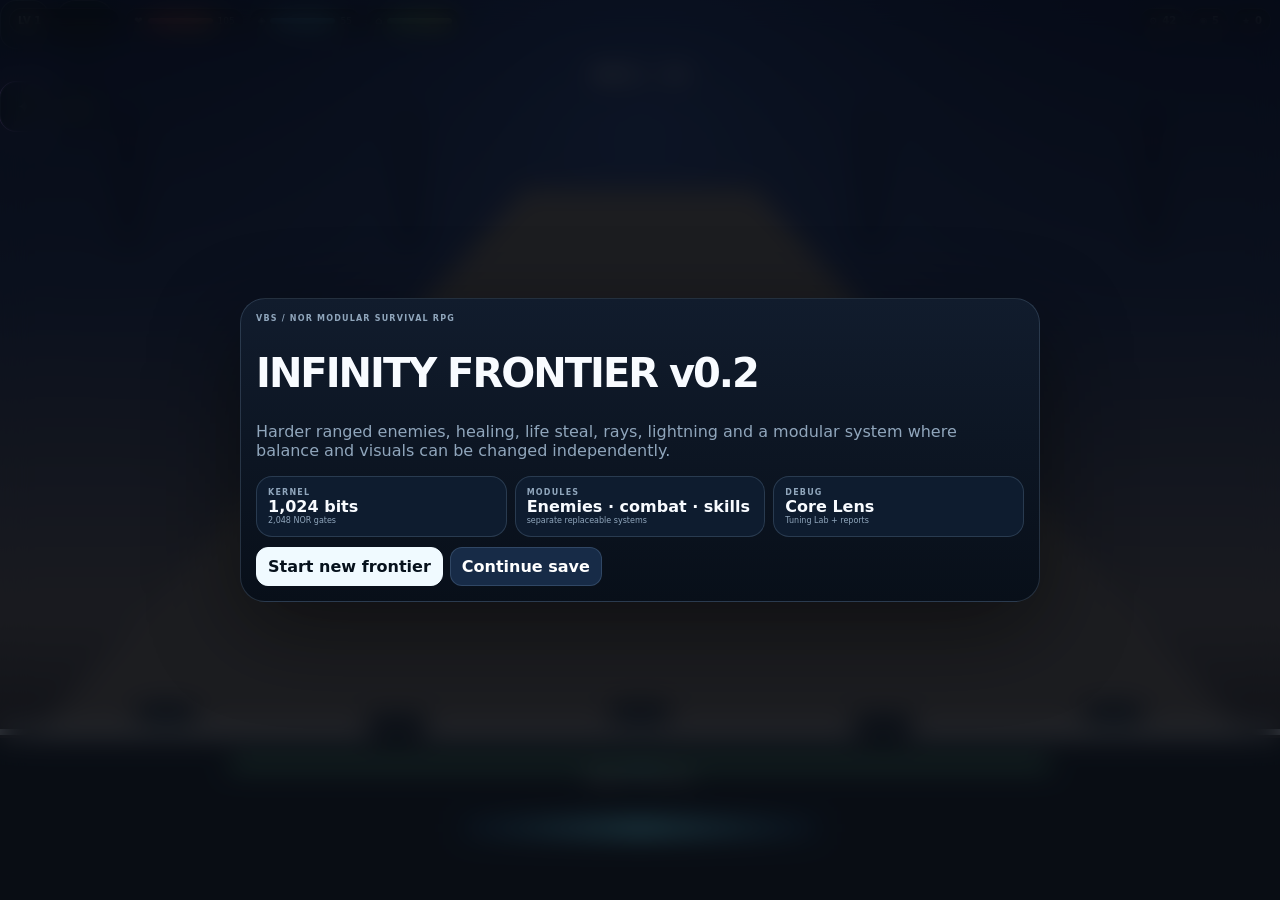
<file: vbs-infinity-frontier-v0.2/index.html>
<!doctype html>
<html lang="en">
<head>
<meta charset="utf-8">
<meta name="viewport" content="width=device-width,initial-scale=1,viewport-fit=cover,user-scalable=no">
<meta name="theme-color" content="#050913">
<meta name="apple-mobile-web-app-capable" content="yes">
<meta name="apple-mobile-web-app-status-bar-style" content="black-translucent">
<meta name="apple-mobile-web-app-title" content="Infinity Frontier">
<title>VBS Infinity Frontier v0.2 App</title>
<link rel="manifest" href="./manifest.webmanifest">
<link rel="apple-touch-icon" href="./icon.svg">
<link rel="stylesheet" href="./styles.css">
<link rel="stylesheet" href="./mobile-fix.css">
<script src="./src/polyfills.js"></script>
<script>var dt=0;</script>
</head>
<body>
<canvas id="game"></canvas>
<div id="hud"></div>
<div id="bottom"></div>
<div id="buildMenu" class="buildMenu hidden"></div>
<div id="toast" class="toast hidden"></div>
<div id="overlay" class="overlay"></div>
<script type="module" src="./src/main.js"></script>
<script>
if ('serviceWorker' in navigator) {
  window.addEventListener('load', () => navigator.serviceWorker.register('./sw.js').catch(() => {}));
}
</script>
</body>
</html>
</file>
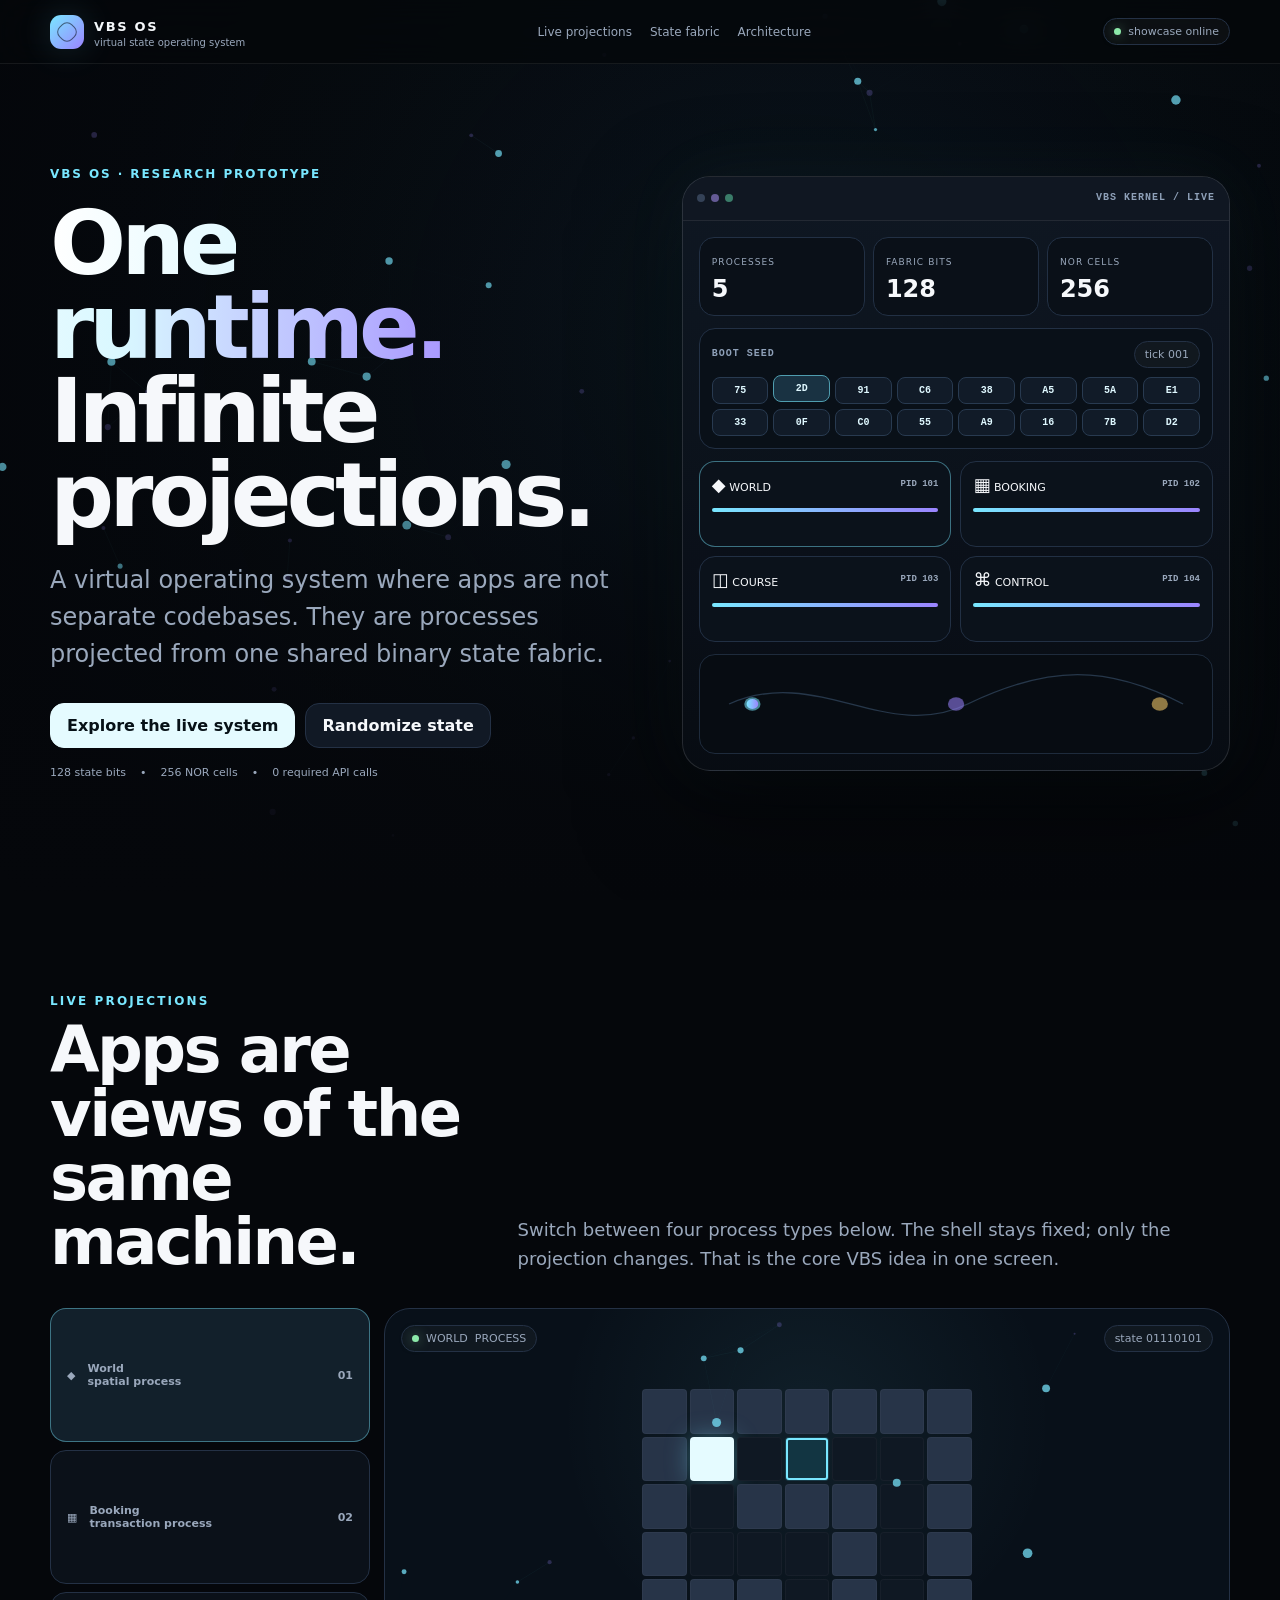
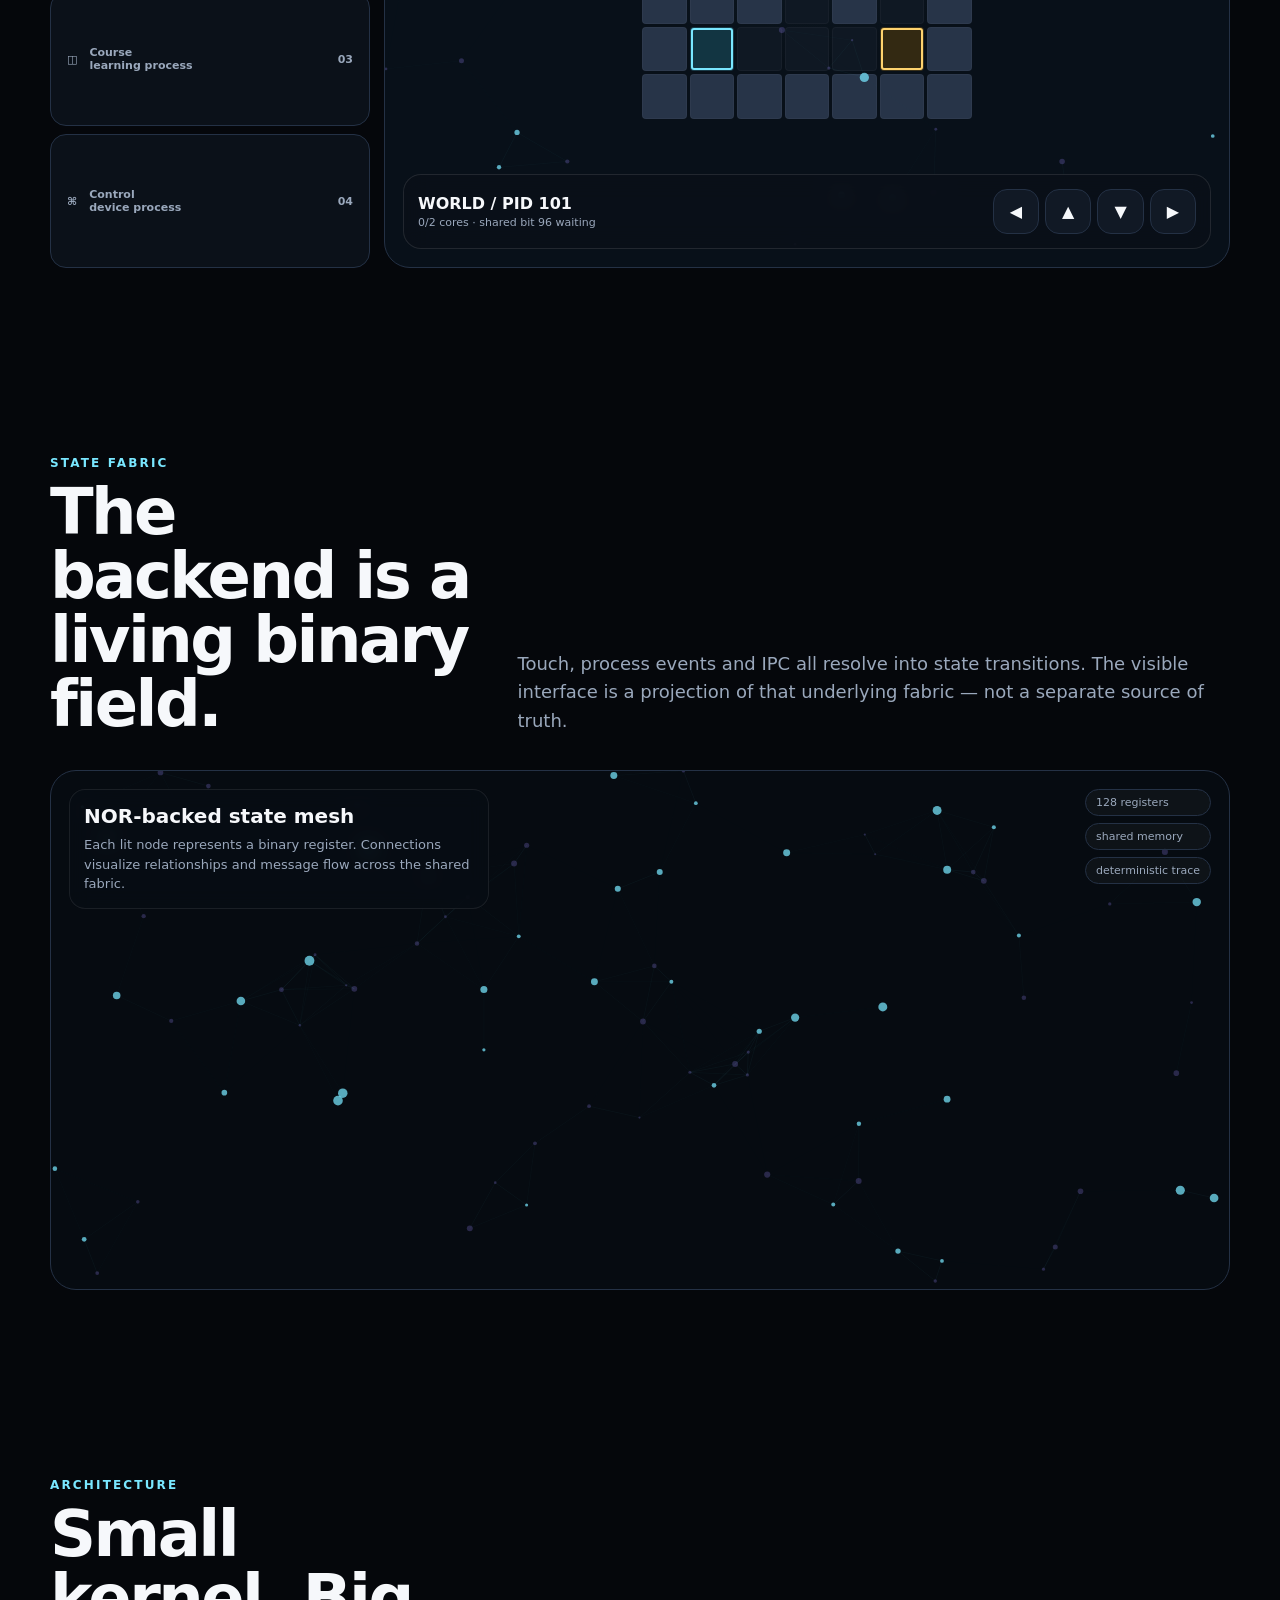
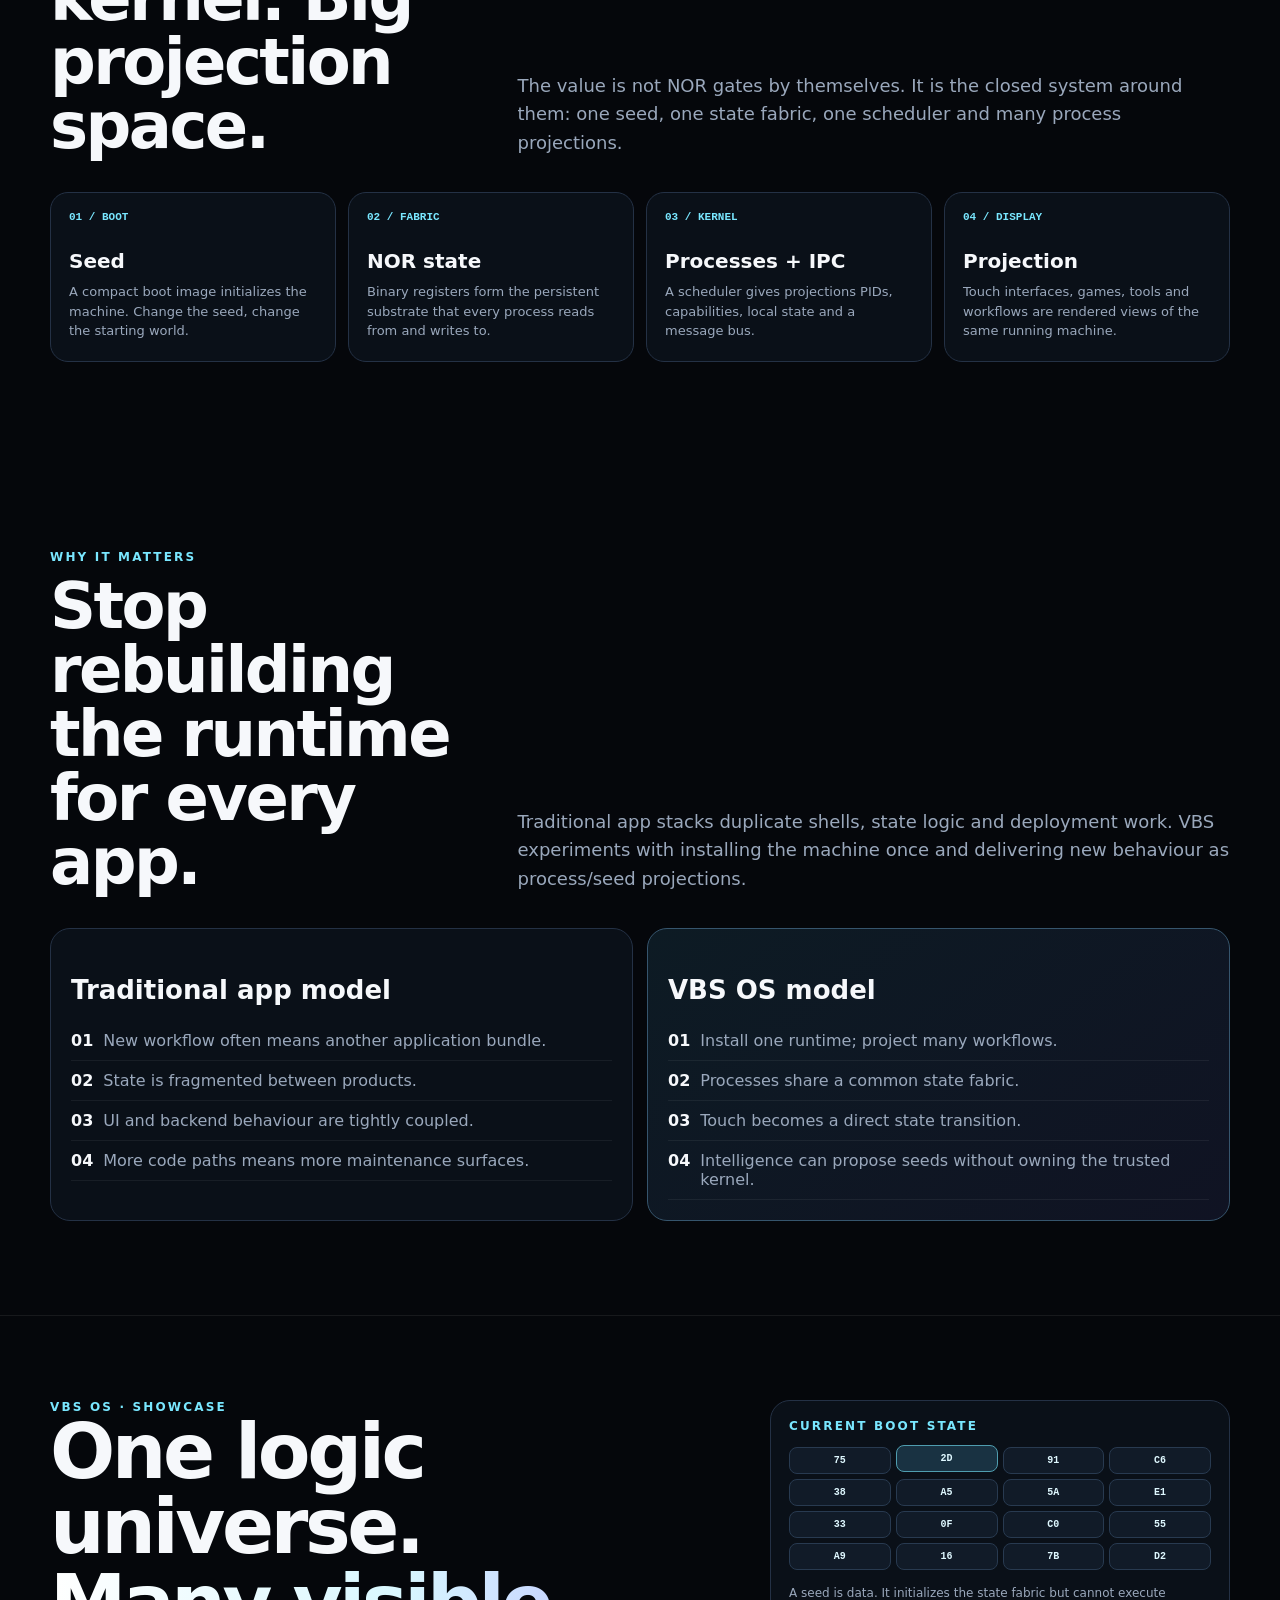
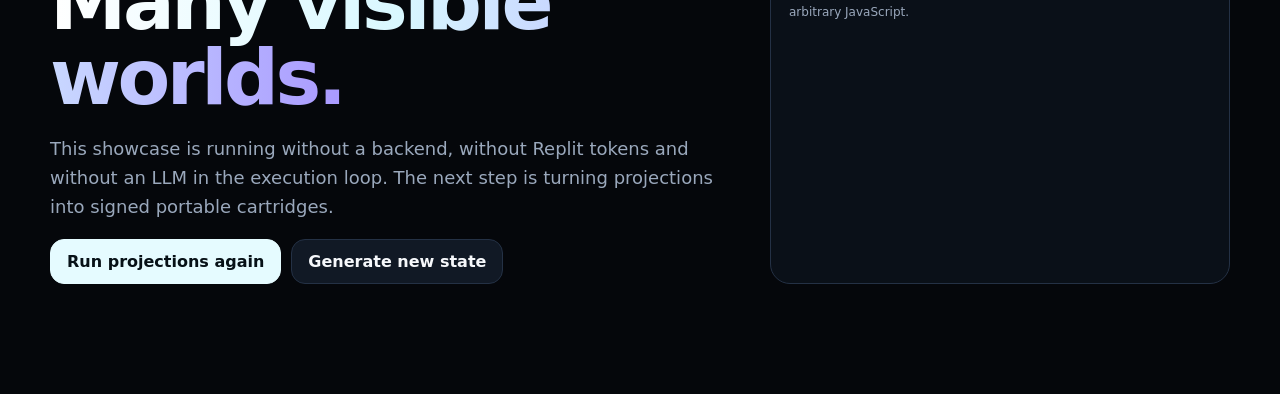
<file: vbs-os-showcase/index.html>
<!doctype html>
<html lang="en">
<head>
<meta charset="utf-8">
<meta name="viewport" content="width=device-width,initial-scale=1,viewport-fit=cover">
<meta name="theme-color" content="#05070b">
<title>VBS OS — One Runtime, Infinite Projections</title>
<style>
:root{--bg:#05070b;--panel:#0d131c;--line:#243145;--text:#f6f8fb;--muted:#9aa8bc;--cyan:#79e7ff;--violet:#9b84ff;--gold:#ffd36e;--green:#8ce9a9}
*{box-sizing:border-box}html{scroll-behavior:smooth;background:var(--bg)}body{margin:0;background:var(--bg);color:var(--text);font-family:Inter,ui-sans-serif,system-ui,-apple-system,BlinkMacSystemFont,"Segoe UI",sans-serif;overflow-x:hidden}a{color:inherit;text-decoration:none}button{font:inherit;border:1px solid var(--line);background:#111925;color:var(--text);border-radius:14px;padding:12px 16px;font-weight:800;cursor:pointer}button:active{transform:scale(.98)}button.primary{background:#e5fbff;color:#071117;border-color:#e5fbff}.shell{width:min(1180px,calc(100vw - 28px));margin:0 auto}.topbar{position:fixed;z-index:1000;left:0;right:0;top:0;height:64px;background:rgba(5,7,11,.72);backdrop-filter:blur(18px);border-bottom:1px solid rgba(255,255,255,.07)}.nav{height:100%;display:flex;align-items:center;justify-content:space-between;gap:14px}.brand{display:flex;align-items:center;gap:10px}.mark{width:34px;height:34px;border-radius:11px;background:linear-gradient(135deg,var(--cyan),var(--violet));box-shadow:0 0 34px rgba(121,231,255,.16);position:relative}.mark:after{content:"";position:absolute;inset:8px;border:1px solid rgba(4,8,12,.55);border-radius:7px;transform:rotate(45deg)}.brandText b{font-size:13px;letter-spacing:.13em}.brandText span{display:block;color:var(--muted);font-size:10px;margin-top:2px}.navlinks{display:flex;gap:18px;color:var(--muted);font-size:12px}.badge{display:inline-flex;align-items:center;gap:7px;padding:6px 10px;border-radius:999px;border:1px solid var(--line);background:rgba(255,255,255,.03);color:var(--muted);font-size:11px}.dot{width:7px;height:7px;border-radius:50%;background:var(--green);box-shadow:0 0 12px rgba(140,233,169,.5)}.hero{position:relative;min-height:100svh;padding:120px 0 74px;display:grid;align-items:center;overflow:hidden}#heroCanvas{position:absolute;inset:0;width:100%;height:100%;z-index:0}.hero:after{content:"";position:absolute;inset:0;background:linear-gradient(to bottom,rgba(5,7,11,.02),rgba(5,7,11,.2) 55%,var(--bg) 100%);pointer-events:none}.heroGrid{position:relative;z-index:2;display:grid;grid-template-columns:minmax(0,1.04fr) minmax(360px,.96fr);gap:38px;align-items:center}.eyebrow{color:var(--cyan);font-size:12px;letter-spacing:.16em;text-transform:uppercase;font-weight:800}h1{font-size:clamp(52px,7vw,96px);line-height:.94;letter-spacing:-.055em;margin:20px 0 24px;max-width:760px}.grad{background:linear-gradient(90deg,#fff 0%,#d9f8ff 44%,#a999ff 100%);-webkit-background-clip:text;background-clip:text;color:transparent}.lead{font-size:clamp(18px,2vw,24px);line-height:1.55;color:var(--muted);max-width:700px;margin:0 0 30px}.ctas{display:flex;gap:10px;flex-wrap:wrap}.micro{display:flex;gap:14px;align-items:center;margin-top:18px;color:var(--muted);font-size:11px;flex-wrap:wrap}.heroConsole{background:linear-gradient(180deg,rgba(16,24,36,.93),rgba(8,13,20,.94));border:1px solid rgba(255,255,255,.12);border-radius:28px;box-shadow:0 36px 100px rgba(0,0,0,.52),0 0 70px rgba(121,231,255,.05);overflow:hidden;min-height:560px}.consoleTop{height:44px;display:flex;align-items:center;justify-content:space-between;padding:0 14px;border-bottom:1px solid rgba(255,255,255,.08);background:#101722}.lights{display:flex;gap:6px}.light{width:8px;height:8px;border-radius:50%;background:#344257}.light:nth-child(2){background:#645a95}.light:nth-child(3){background:#3a7c69}.consoleLabel{font:700 10px/1 ui-monospace,SFMono-Regular,Menlo,monospace;color:#8fa1b9;letter-spacing:.1em}.consoleBody{padding:16px;display:grid;gap:12px}.sysRow{display:grid;grid-template-columns:repeat(3,1fr);gap:8px}.metric{background:#0a1018;border:1px solid #223044;border-radius:15px;padding:12px}.metric small{color:var(--muted);font-size:9px;letter-spacing:.12em;text-transform:uppercase}.metric b{display:block;font-size:24px;margin-top:6px}.seedCard{background:#091018;border:1px solid #223044;border-radius:16px;padding:12px}.seedLabel{display:flex;justify-content:space-between;align-items:center;margin-bottom:9px}.seedLine{display:grid;grid-template-columns:repeat(8,1fr);gap:5px}.byte{background:#111b28;border:1px solid #283a50;border-radius:8px;padding:7px 2px;text-align:center;font:700 10px ui-monospace,SFMono-Regular,Menlo,monospace;color:#dff8ff;transition:.25s}.byte.hot{background:#193242;border-color:#4f9daf;transform:translateY(-2px)}.processDeck{display:grid;grid-template-columns:repeat(2,1fr);gap:9px}.process{background:#0b121b;border:1px solid #223044;border-radius:16px;padding:12px;min-height:86px}.process.active{border-color:rgba(121,231,255,.45)}.processTop{display:flex;justify-content:space-between;align-items:center;font-size:11px}.procIcon{font-size:18px}.pid{font:700 9px ui-monospace,SFMono-Regular,Menlo,monospace;color:var(--muted)}.procBar{height:4px;border-radius:999px;background:#101924;margin-top:13px;overflow:hidden}.procBar span{display:block;height:100%;background:linear-gradient(90deg,var(--cyan),var(--violet));animation:cpu 2.3s ease-in-out infinite alternate}@keyframes cpu{from{width:16%}to{width:84%}}.ipc{height:100px;background:#070c12;border:1px solid #1e2b3c;border-radius:16px;overflow:hidden}.ipc svg{width:100%;height:100%}.pulse{animation:pulse 2.4s linear infinite}@keyframes pulse{0%{opacity:0;transform:translateX(-30px)}20%{opacity:1}80%{opacity:1}100%{opacity:0;transform:translateX(220px)}}.section{padding:94px 0}.sectionHead{display:grid;grid-template-columns:.75fr 1.25fr;gap:40px;align-items:end;margin-bottom:34px}.sectionKicker{color:var(--cyan);font-size:12px;letter-spacing:.18em;text-transform:uppercase;font-weight:800}.sectionHead h2{font-size:clamp(38px,5vw,68px);letter-spacing:-.04em;line-height:1;margin:10px 0 0}.sectionHead p{color:var(--muted);font-size:18px;line-height:1.6;margin:0}.showcaseGrid{display:grid;grid-template-columns:320px 1fr;gap:14px}.projectionMenu{display:grid;gap:8px}.projBtn{display:flex;align-items:center;justify-content:space-between;text-align:left;padding:16px;border-radius:16px;background:#0b1119}.projBtn.active{background:#12202b;border-color:rgba(121,231,255,.42)}.projBtn .left{display:flex;gap:12px;align-items:center}.projBtn strong{display:block}.projBtn span{color:var(--muted);font-size:11px}.projStage{position:relative;min-height:560px;border:1px solid var(--line);border-radius:26px;background:radial-gradient(circle at 50% 20%,rgba(121,231,255,.07),transparent 40%),#081019;overflow:hidden}.stageTop{position:absolute;left:16px;right:16px;top:16px;display:flex;justify-content:space-between;align-items:center;z-index:5}.stageCanvas{position:absolute;inset:0;width:100%;height:100%}.stageUI{position:absolute;left:18px;right:18px;bottom:18px;z-index:4;background:rgba(10,16,24,.8);border:1px solid rgba(255,255,255,.1);border-radius:18px;padding:14px;backdrop-filter:blur(12px)}.worldGrid{display:grid;grid-template-columns:repeat(7,1fr);gap:3px;max-width:330px;margin:80px auto 130px;aspect-ratio:1}.cell{border-radius:4px;background:#0f1823;border:1px solid rgba(255,255,255,.03)}.cell.wall{background:#273448}.cell.you{background:#e5fbff;box-shadow:0 0 24px rgba(121,231,255,.36)}.cell.core{background:#123542;box-shadow:inset 0 0 0 2px var(--cyan)}.cell.exit{background:#332912;box-shadow:inset 0 0 0 2px var(--gold)}.slotGrid{display:grid;grid-template-columns:repeat(2,1fr);gap:9px}.slot{padding:14px;border:1px solid #29384e;border-radius:13px;background:#0c141e}.slot.active{background:#12303a;border-color:#4a9db0}.lesson{padding:16px;border-radius:14px;background:#0c141e;border:1px solid #26354a}.progress{height:8px;border-radius:999px;background:#071019;overflow:hidden;margin-top:12px}.progress div{height:100%;background:linear-gradient(90deg,var(--cyan),var(--violet))}.channels{display:grid;grid-template-columns:repeat(4,1fr);gap:8px}.channel{aspect-ratio:1;border-radius:14px;background:#0c141e;border:1px solid #26354a;display:grid;place-items:center}.channel.on{background:#122b23;border-color:#427a5f}.led{width:18px;height:18px;border-radius:50%;background:#263341}.channel.on .led{background:var(--green);box-shadow:0 0 20px rgba(140,233,169,.5)}.archGrid{display:grid;grid-template-columns:repeat(4,1fr);gap:12px}.arch{padding:18px;border:1px solid var(--line);border-radius:18px;background:#0a1018;min-height:170px}.archNum{font:800 11px ui-monospace,SFMono-Regular,Menlo,monospace;color:var(--cyan);margin-bottom:26px}.arch h3{margin:0 0 9px;font-size:20px}.arch p{margin:0;color:var(--muted);line-height:1.5;font-size:13px}.fabricPanel{position:relative;height:520px;border:1px solid var(--line);border-radius:26px;background:#060b11;overflow:hidden}#fabricCanvas{width:100%;height:100%;display:block}.fabricOverlay{position:absolute;inset:18px;display:flex;justify-content:space-between;align-items:flex-start;pointer-events:none}.fabricCopy{max-width:420px;background:rgba(8,13,20,.7);border:1px solid rgba(255,255,255,.08);padding:14px;border-radius:16px;backdrop-filter:blur(10px)}.fabricCopy h3{margin:0 0 7px;font-size:20px}.fabricCopy p{margin:0;color:var(--muted);font-size:13px;line-height:1.5}.fabricStats{display:grid;gap:7px}.compare{display:grid;grid-template-columns:1fr 1fr;gap:14px}.compareCard{border:1px solid var(--line);border-radius:20px;background:#0a1018;padding:20px}.compareCard.highlight{background:linear-gradient(145deg,#0d1b24,#101323);border-color:#36556d}.compareCard h3{font-size:26px;margin-bottom:16px}.lineItem{display:flex;gap:10px;align-items:flex-start;padding:10px 0;border-bottom:1px solid rgba(255,255,255,.06);color:var(--muted)}.lineItem b{color:var(--text)}.footer{padding:84px 0 110px;border-top:1px solid rgba(255,255,255,.07)}.footerGrid{display:grid;grid-template-columns:1.2fr .8fr;gap:30px}.footer h2{font-size:clamp(42px,6vw,78px);line-height:.98;letter-spacing:-.045em;margin:0 0 20px}.footer p{color:var(--muted);font-size:18px;line-height:1.6;max-width:680px}.footCard{border:1px solid var(--line);border-radius:20px;background:#0a1018;padding:18px}.footCard .seedLine{grid-template-columns:repeat(4,1fr)}.reveal{opacity:0;transform:translateY(24px);transition:.75s ease}.reveal.visible{opacity:1;transform:none}@media(max-width:900px){.navlinks{display:none}.heroGrid{grid-template-columns:1fr}.sectionHead{grid-template-columns:1fr}.showcaseGrid{grid-template-columns:1fr}.projectionMenu{grid-template-columns:repeat(4,1fr);overflow:auto}.projBtn{min-width:170px}.archGrid{grid-template-columns:repeat(2,1fr)}.compare{grid-template-columns:1fr}.footerGrid{grid-template-columns:1fr}}@media(max-width:620px){.shell{width:min(100% - 20px,1180px)}.topbar{height:58px}.brandText span{display:none}.hero{min-height:auto;padding:94px 0 56px}h1{font-size:50px}.lead{font-size:17px}.heroConsole{border-radius:22px;min-height:500px}.metric b{font-size:19px}.seedLine{grid-template-columns:repeat(4,1fr)}.section{padding:70px 0}.sectionHead h2{font-size:42px}.projStage{min-height:520px}.worldGrid{margin-top:88px;max-width:270px}.archGrid{grid-template-columns:1fr}.fabricPanel{height:470px}.fabricOverlay{inset:12px}.fabricCopy{max-width:290px}.fabricStats{display:none}.channels{grid-template-columns:repeat(2,1fr)}}
</style>
</head>
<body>
<header class="topbar"><div class="shell nav"><a class="brand" href="#top"><div class="mark"></div><div class="brandText"><b>VBS OS</b><span>virtual state operating system</span></div></a><nav class="navlinks"><a href="#live">Live projections</a><a href="#fabric">State fabric</a><a href="#architecture">Architecture</a></nav><span class="badge"><span class="dot"></span> showcase online</span></div></header>
<section class="hero" id="top"><canvas id="heroCanvas"></canvas><div class="shell heroGrid"><div><div class="eyebrow">VBS OS · research prototype</div><h1><span class="grad">One runtime.</span><br>Infinite projections.</h1><p class="lead">A virtual operating system where apps are not separate codebases. They are processes projected from one shared binary state fabric.</p><div class="ctas"><a href="#live"><button class="primary">Explore the live system</button></a><button id="randomHero">Randomize state</button></div><div class="micro"><span>128 state bits</span><span>•</span><span>256 NOR cells</span><span>•</span><span>0 required API calls</span></div></div><div class="heroConsole reveal"><div class="consoleTop"><div class="lights"><span class="light"></span><span class="light"></span><span class="light"></span></div><div class="consoleLabel">VBS KERNEL / LIVE</div></div><div class="consoleBody"><div class="sysRow"><div class="metric"><small>processes</small><b>5</b></div><div class="metric"><small>fabric bits</small><b>128</b></div><div class="metric"><small>NOR cells</small><b>256</b></div></div><div class="seedCard"><div class="seedLabel"><span class="consoleLabel">BOOT SEED</span><span class="badge" id="seedTick">tick 000</span></div><div class="seedLine" id="heroSeed"></div></div><div class="processDeck"><div class="process active"><div class="processTop"><span><span class="procIcon">◆</span> WORLD</span><span class="pid">PID 101</span></div><div class="procBar"><span></span></div></div><div class="process"><div class="processTop"><span><span class="procIcon">▦</span> BOOKING</span><span class="pid">PID 102</span></div><div class="procBar"><span></span></div></div><div class="process"><div class="processTop"><span><span class="procIcon">◫</span> COURSE</span><span class="pid">PID 103</span></div><div class="procBar"><span></span></div></div><div class="process"><div class="processTop"><span><span class="procIcon">⌘</span> CONTROL</span><span class="pid">PID 104</span></div><div class="procBar"><span></span></div></div></div><div class="ipc"><svg viewBox="0 0 440 100" preserveAspectRatio="none"><defs><linearGradient id="ipcG"><stop stop-color="#79e7ff"/><stop offset="1" stop-color="#9b84ff"/></linearGradient></defs><path d="M25 50 C100 10 160 90 230 50 S350 10 415 50" fill="none" stroke="#26374a" stroke-width="1.3"/><circle cx="45" cy="50" r="7" fill="#79e7ff" opacity=".55"/><circle cx="220" cy="50" r="7" fill="#9b84ff" opacity=".55"/><circle cx="395" cy="50" r="7" fill="#ffd36e" opacity=".55"/><circle class="pulse" cx="45" cy="50" r="5" fill="url(#ipcG)"/></svg></div></div></div></div></section>
<section class="section" id="live"><div class="shell"><div class="sectionHead reveal"><div><div class="sectionKicker">Live projections</div><h2>Apps are views of the same machine.</h2></div><p>Switch between four process types below. The shell stays fixed; only the projection changes. That is the core VBS idea in one screen.</p></div><div class="showcaseGrid reveal"><div class="projectionMenu"><button class="projBtn active" data-mode="WORLD"><span class="left"><span class="procIcon">◆</span><span><strong>World</strong><span>spatial process</span></span></span><span>01</span></button><button class="projBtn" data-mode="BOOKING"><span class="left"><span class="procIcon">▦</span><span><strong>Booking</strong><span>transaction process</span></span></span><span>02</span></button><button class="projBtn" data-mode="COURSE"><span class="left"><span class="procIcon">◫</span><span><strong>Course</strong><span>learning process</span></span></span><span>03</span></button><button class="projBtn" data-mode="CONTROL"><span class="left"><span class="procIcon">⌘</span><span><strong>Control</strong><span>device process</span></span></span><span>04</span></button></div><div class="projStage"><canvas class="stageCanvas" id="stageCanvas"></canvas><div class="stageTop"><span class="badge"><span class="dot"></span><span id="stageMode">WORLD</span> PROCESS</span><span class="badge" id="stageState">state 10110110</span></div><div id="stageContent"></div></div></div></div></section>
<section class="section" id="fabric"><div class="shell"><div class="sectionHead reveal"><div><div class="sectionKicker">State fabric</div><h2>The backend is a living binary field.</h2></div><p>Touch, process events and IPC all resolve into state transitions. The visible interface is a projection of that underlying fabric — not a separate source of truth.</p></div><div class="fabricPanel reveal"><canvas id="fabricCanvas"></canvas><div class="fabricOverlay"><div class="fabricCopy"><h3>NOR-backed state mesh</h3><p>Each lit node represents a binary register. Connections visualize relationships and message flow across the shared fabric.</p></div><div class="fabricStats"><span class="badge">128 registers</span><span class="badge">shared memory</span><span class="badge">deterministic trace</span></div></div></div></div></section>
<section class="section" id="architecture"><div class="shell"><div class="sectionHead reveal"><div><div class="sectionKicker">Architecture</div><h2>Small kernel. Big projection space.</h2></div><p>The value is not NOR gates by themselves. It is the closed system around them: one seed, one state fabric, one scheduler and many process projections.</p></div><div class="archGrid"><article class="arch reveal"><div class="archNum">01 / BOOT</div><h3>Seed</h3><p>A compact boot image initializes the machine. Change the seed, change the starting world.</p></article><article class="arch reveal"><div class="archNum">02 / FABRIC</div><h3>NOR state</h3><p>Binary registers form the persistent substrate that every process reads from and writes to.</p></article><article class="arch reveal"><div class="archNum">03 / KERNEL</div><h3>Processes + IPC</h3><p>A scheduler gives projections PIDs, capabilities, local state and a message bus.</p></article><article class="arch reveal"><div class="archNum">04 / DISPLAY</div><h3>Projection</h3><p>Touch interfaces, games, tools and workflows are rendered views of the same running machine.</p></article></div></div></section>
<section class="section"><div class="shell"><div class="sectionHead reveal"><div><div class="sectionKicker">Why it matters</div><h2>Stop rebuilding the runtime for every app.</h2></div><p>Traditional app stacks duplicate shells, state logic and deployment work. VBS experiments with installing the machine once and delivering new behaviour as process/seed projections.</p></div><div class="compare"><div class="compareCard reveal"><h3>Traditional app model</h3><div class="lineItem"><b>01</b><span>New workflow often means another application bundle.</span></div><div class="lineItem"><b>02</b><span>State is fragmented between products.</span></div><div class="lineItem"><b>03</b><span>UI and backend behaviour are tightly coupled.</span></div><div class="lineItem"><b>04</b><span>More code paths means more maintenance surfaces.</span></div></div><div class="compareCard highlight reveal"><h3>VBS OS model</h3><div class="lineItem"><b>01</b><span>Install one runtime; project many workflows.</span></div><div class="lineItem"><b>02</b><span>Processes share a common state fabric.</span></div><div class="lineItem"><b>03</b><span>Touch becomes a direct state transition.</span></div><div class="lineItem"><b>04</b><span>Intelligence can propose seeds without owning the trusted kernel.</span></div></div></div></div></section>
<footer class="footer"><div class="shell footerGrid"><div class="reveal"><div class="sectionKicker">VBS OS · showcase</div><h2>One logic universe.<br><span class="grad">Many visible worlds.</span></h2><p>This showcase is running without a backend, without Replit tokens and without an LLM in the execution loop. The next step is turning projections into signed portable cartridges.</p><div class="ctas"><a href="#live"><button class="primary">Run projections again</button></a><button id="footerRandom">Generate new state</button></div></div><div class="footCard reveal"><div class="sectionKicker">Current boot state</div><div class="seedLine" id="footerSeed" style="margin-top:14px"></div><p style="color:var(--muted);margin-top:14px;font-size:12px">A seed is data. It initializes the state fabric but cannot execute arbitrary JavaScript.</p></div></div></footer>
<script>
(()=>{'use strict';const $=s=>document.querySelector(s),$$=s=>[...document.querySelectorAll(s)];let seed=new Uint8Array([0x74,0x2D,0x91,0xC6,0x38,0xA5,0x5A,0xE1,0x33,0x0F,0xC0,0x55,0xA9,0x16,0x7B,0xD2]),tick=0,mode='WORLD',world={x:1,y:1,collected:new Set()},booking=[0,0,0,0],lesson=1,channels=[0,0,0,0];const hex=n=>n.toString(16).padStart(2,'0').toUpperCase();function randomize(){crypto.getRandomValues(seed);tick++;renderSeed();renderStage()}function renderSeed(){const make=el=>el.innerHTML=Array.from(seed).map((b,i)=>`<span class="byte ${i===tick%16?'hot':''}">${hex(b)}</span>`).join('');make($('#heroSeed'));make($('#footerSeed'));$('#seedTick').textContent=`tick ${String(tick).padStart(3,'0')}`;$('#stageState').textContent='state '+seed[0].toString(2).padStart(8,'0')}$('#randomHero').onclick=randomize;$('#footerRandom').onclick=randomize;setInterval(()=>{seed[(tick*5)%16]^=(1<<(tick%8));tick++;renderSeed()},1800);const MAZE=["#######","#.....#","#.###.#","#...#.#","###.#.#","#.....#","#######"];function renderStage(){$('#stageMode').textContent=mode;const root=$('#stageContent');if(mode==='WORLD'){let cells='';const cores=[[3,1],[1,5]];for(let y=0;y<7;y++)for(let x=0;x<7;x++){let c=MAZE[y][x]==='#'?'cell wall':'cell';if(x===world.x&&y===world.y)c='cell you';else{const ci=cores.findIndex(([cx,cy])=>cx===x&&cy===y);if(ci>=0&&!world.collected.has(ci))c='cell core';else if(x===5&&y===5)c='cell exit'}cells+=`<div class="${c}"></div>`}root.innerHTML=`<div class="worldGrid">${cells}</div><div class="stageUI"><div style="display:flex;justify-content:space-between;gap:10px;align-items:center"><div><b>WORLD / PID 101</b><div style="color:var(--muted);font-size:11px;margin-top:3px">${world.collected.size}/2 cores · shared bit 96 ${world.collected.size===2?'ready':'waiting'}</div></div><div style="display:flex;gap:6px"><button data-m="left">◀</button><button data-m="up">▲</button><button data-m="down">▼</button><button data-m="right">▶</button></div></div></div>`;$$('[data-m]').forEach(b=>b.onclick=()=>moveWorld(b.dataset.m))}else if(mode==='BOOKING'){root.innerHTML=`<div style="padding:100px 18px 140px;max-width:620px;margin:auto"><div class="slotGrid">${['09:00','10:30','12:00','14:00'].map((t,i)=>`<button class="slot ${booking[i]?'active':''}" data-slot="${i}"><b>${t}</b><div style="color:var(--muted);font-size:11px;margin-top:4px">${booking[i]?'reserved':'open'}</div></button>`).join('')}</div></div><div class="stageUI"><b>BOOKING / PID 102</b><div style="color:var(--muted);font-size:11px;margin-top:3px">${booking.filter(Boolean).length}/4 slots reserved · same state fabric</div></div>`;$$('[data-slot]').forEach(b=>b.onclick=()=>{const i=+b.dataset.slot;booking[i]=booking[i]?0:1;seed[4+i]^=1<<(i%8);tick++;renderSeed();renderStage()})}else if(mode==='COURSE'){root.innerHTML=`<div style="padding:100px 18px 140px;max-width:640px;margin:auto"><div class="lesson"><div class="sectionKicker">Lesson ${lesson}/4</div><h3 style="font-size:28px;margin:10px 0">${['Seed as boot state','NOR state fabric','Processes as projections','Capabilities + trace'][lesson-1]}</h3><p style="color:var(--muted);line-height:1.6">The same runtime changes behaviour by changing state and projection rules rather than replacing the underlying machine.</p><div class="progress"><div style="width:${lesson/4*100}%"></div></div></div></div><div class="stageUI" style="display:flex;justify-content:space-between;align-items:center"><div><b>COURSE / PID 103</b><div style="color:var(--muted);font-size:11px;margin-top:3px">progress is process state</div></div><div><button id="prevLesson">Previous</button> <button id="nextLesson">Next</button></div></div>`;$('#prevLesson').onclick=()=>{lesson=Math.max(1,lesson-1);renderStage()};$('#nextLesson').onclick=()=>{lesson=Math.min(4,lesson+1);seed[10]^=1<<(lesson%8);tick++;renderSeed();renderStage()}}else{root.innerHTML=`<div style="padding:100px 18px 140px;max-width:620px;margin:auto"><div class="channels">${channels.map((v,i)=>`<button class="channel ${v?'on':''}" data-ch="${i}"><span class="led"></span><b>CH ${i+1}</b></button>`).join('')}</div></div><div class="stageUI"><b>CONTROL / PID 104</b><div style="color:var(--muted);font-size:11px;margin-top:3px">Direct shared-fabric channels</div></div>`;$$('[data-ch]').forEach(b=>b.onclick=()=>{const i=+b.dataset.ch;channels[i]=channels[i]?0:1;seed[12+i]^=0x11*(i+1);tick++;renderSeed();renderStage()})}}function moveWorld(dir){const d={up:[0,-1],down:[0,1],left:[-1,0],right:[1,0]}[dir],[dx,dy]=d,nx=world.x+dx,ny=world.y+dy;if(MAZE[ny]?.[nx]==='.'){world.x=nx;world.y=ny}[[3,1],[1,5]].forEach(([cx,cy],i)=>{if(world.x===cx&&world.y===cy)world.collected.add(i)});seed[2]^=1<<((world.x+world.y)%8);tick++;renderSeed();renderStage()}$$('.projBtn').forEach(b=>b.onclick=()=>{$$('.projBtn').forEach(x=>x.classList.remove('active'));b.classList.add('active');mode=b.dataset.mode;tick++;renderStage()});function canvasField(canvas,count,gradient=false){const ctx=canvas.getContext('2d');let pts=[],last=performance.now();function resize(){const r=canvas.getBoundingClientRect(),dpr=Math.min(devicePixelRatio||1,1.5),w=Math.max(1,Math.floor(r.width*dpr)),h=Math.max(1,Math.floor(r.height*dpr));if(canvas.width!==w||canvas.height!==h){canvas.width=w;canvas.height=h;pts=Array.from({length:count},(_,i)=>({x:Math.random()*w,y:Math.random()*h,vx:(Math.random()-.5)*.12*dpr,vy:(Math.random()-.5)*.12*dpr,r:(1.3+Math.random()*3)*dpr,bit:i%128}))}return{w,h,dpr}}function draw(now){const{w,h,dpr}=resize(),dt=Math.min(35,now-last);last=now;ctx.clearRect(0,0,w,h);if(gradient){const g=ctx.createRadialGradient(w*.62,h*.38,0,w*.62,h*.38,Math.max(w,h)*.75);g.addColorStop(0,'rgba(31,79,104,.24)');g.addColorStop(1,'rgba(5,7,11,0)');ctx.fillStyle=g;ctx.fillRect(0,0,w,h)}for(const p of pts){p.x+=p.vx*dt;p.y+=p.vy*dt;if(p.x<0||p.x>w)p.vx*=-1;if(p.y<0||p.y>h)p.vy*=-1}for(let i=0;i<pts.length;i++)for(let j=i+1;j<pts.length;j++){const a=pts[i],b=pts[j],d=Math.hypot(a.x-b.x,a.y-b.y);if(d<120*dpr){ctx.strokeStyle=`rgba(121,231,255,${(1-d/(120*dpr))*.08})`;ctx.lineWidth=dpr*.7;ctx.beginPath();ctx.moveTo(a.x,a.y);ctx.lineTo(b.x,b.y);ctx.stroke()}}for(const p of pts){const on=(seed[Math.floor(p.bit/8)%16]>>(p.bit%8))&1;ctx.fillStyle=on?'rgba(121,231,255,.72)':'rgba(155,132,255,.24)';ctx.beginPath();ctx.arc(p.x,p.y,p.r*(on?1.15:.72),0,Math.PI*2);ctx.fill()}requestAnimationFrame(draw)}requestAnimationFrame(draw)}canvasField($('#heroCanvas'),52,true);canvasField($('#fabricCanvas'),84,false);canvasField($('#stageCanvas'),28,false);const io=new IntersectionObserver(entries=>entries.forEach(e=>{if(e.isIntersecting)e.target.classList.add('visible')}),{threshold:.12});$$('.reveal').forEach(el=>io.observe(el));renderSeed();renderStage()})();
</script>
</body>
</html>
</file>
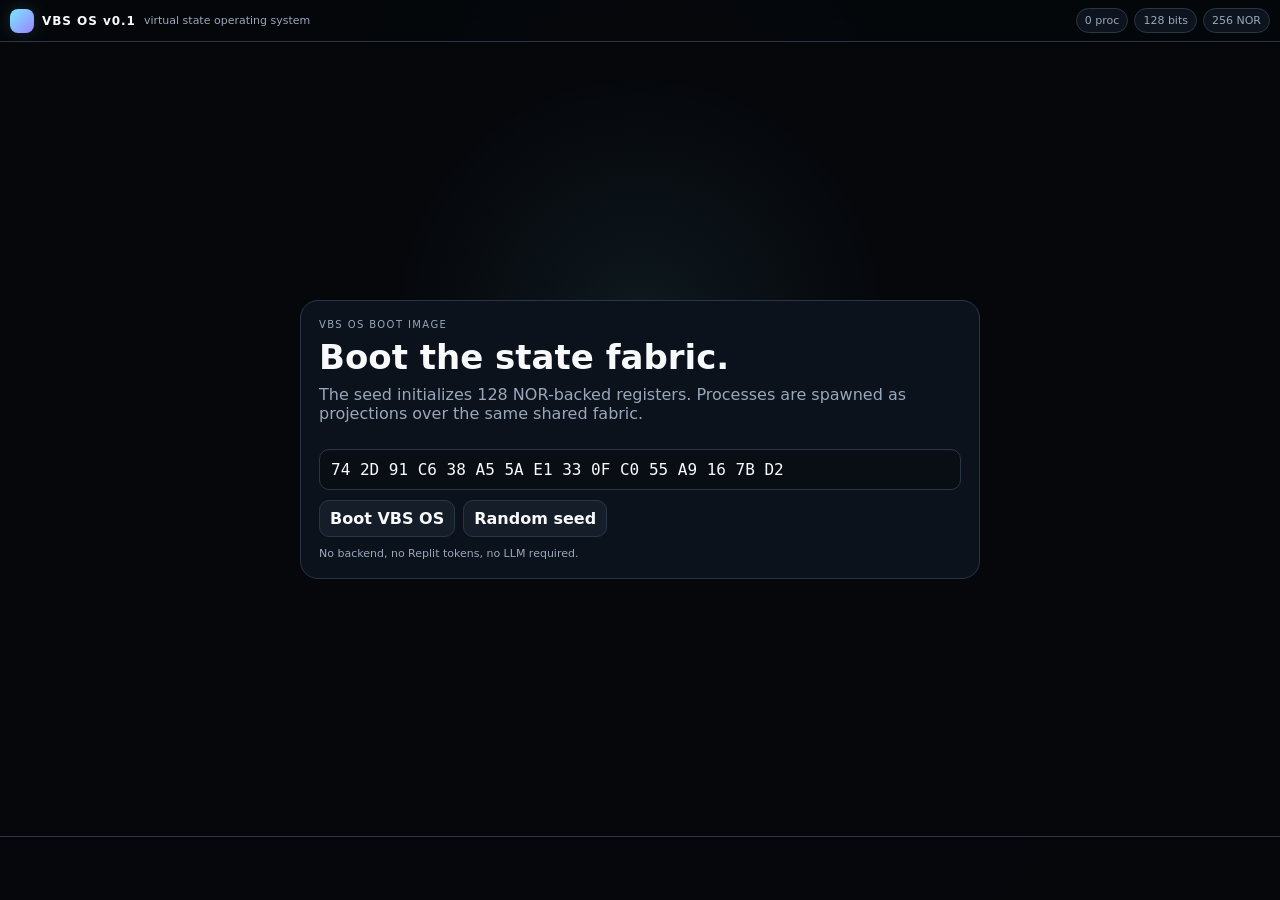
<file: vbs-os-v0.1/index.html>
<!doctype html>
<html lang="en">
<head>
<meta charset="utf-8">
<meta name="viewport" content="width=device-width,initial-scale=1,viewport-fit=cover,user-scalable=no">
<meta name="theme-color" content="#05070b">
<title>VBS OS v0.1</title>
<link rel="stylesheet" href="./styles.css">
</head>
<body>
<div id="os">
  <div class="topbar">
    <div class="brand"><div class="mark"></div><b>VBS OS v0.1</b><span>virtual state operating system</span></div>
    <div class="sysbadges">
      <span class="badge" id="procCount">0 proc</span>
      <span class="badge" id="fabricBadge">128 bits</span>
      <span class="badge" id="gateBadge">256 NOR</span>
    </div>
  </div>

  <main id="desktop">
    <div class="wallpaper"><canvas id="wallpaperCanvas"></canvas></div>
    <div class="desktopInfo"><div class="small muted">STATE FABRIC</div><div class="big">Apps are projections.</div><div class="small muted">One runtime · shared memory · concurrent processes.</div></div>
    <div id="windows"></div>

    <div id="bootPanel" class="bootPanel">
      <div class="bootCard stack">
        <div><div class="sectionTitle">VBS OS boot image</div><h1>Boot the state fabric.</h1>
          <p class="muted">The seed initializes 128 NOR-backed registers. Processes are spawned as projections over the same shared fabric.</p></div>
        <input id="bootSeed" aria-label="boot seed">
        <div class="row"><button id="bootBtn">Boot VBS OS</button><button id="randomBoot">Random seed</button></div>
        <div class="small muted">No backend, no Replit tokens, no LLM required.</div>
      </div>
    </div>
  </main>

  <div id="dock" class="dock"></div>
</div>
<script type="module" src="./app.js"></script>
</body>
</html>
</file>
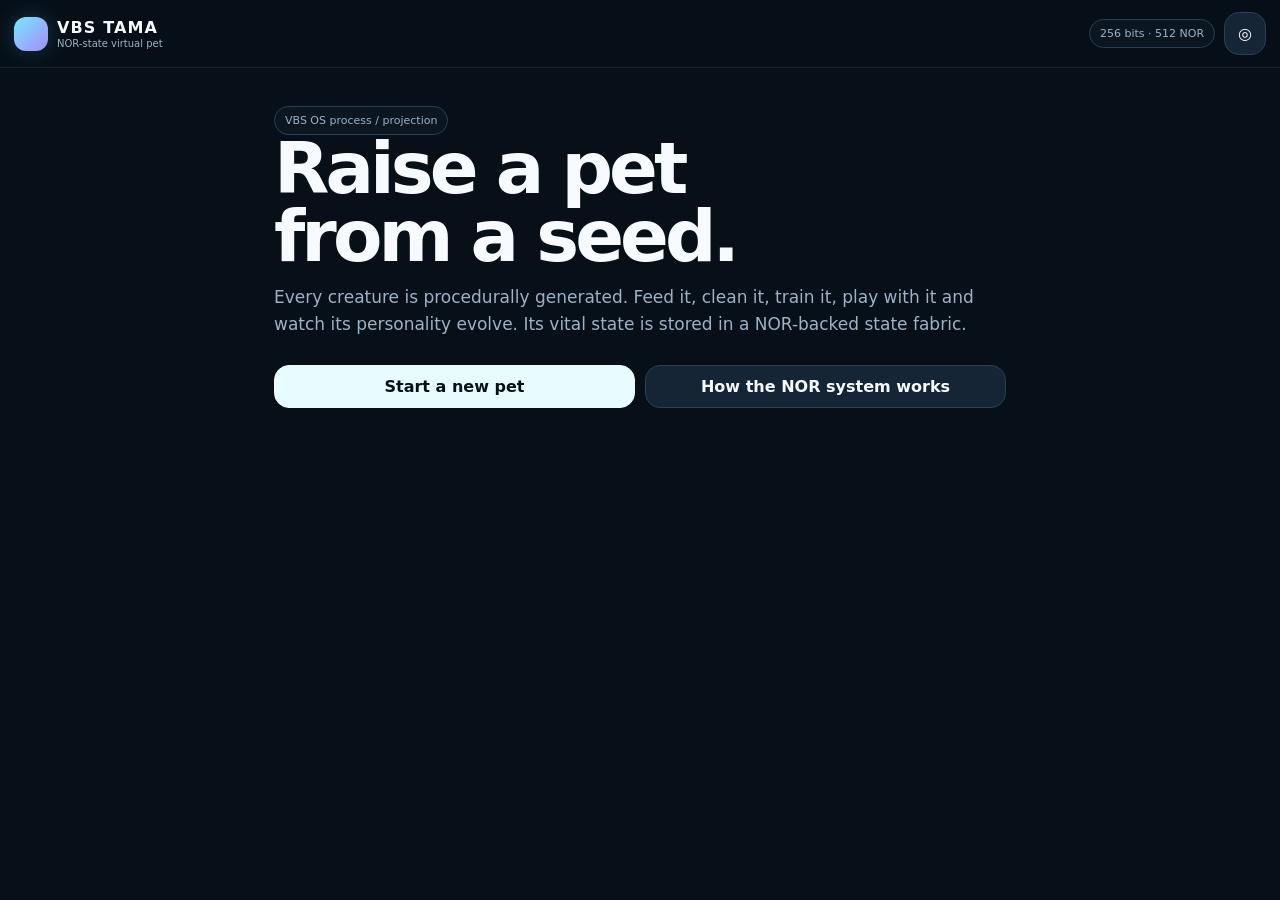
<file: vbs-tama-v1/index.html>
<!doctype html>
<html lang="en">
<head>
<meta charset="utf-8">
<meta name="viewport" content="width=device-width,initial-scale=1,viewport-fit=cover,user-scalable=no">
<meta name="theme-color" content="#081019">
<title>VBS Tama — NOR Pet</title>
<style>
:root{--bg:#071019;--panel:#101b27;--panel2:#162536;--line:#2a4056;--text:#f7fbff;--muted:#9eb1c5;--cyan:#77e7ff;--mint:#9af0b4;--gold:#ffd76f;--pink:#ff9fd2;--red:#ff8383;--violet:#a48dff}*{box-sizing:border-box}html,body{margin:0;min-height:100%;background:var(--bg);color:var(--text);font-family:Inter,ui-sans-serif,system-ui,-apple-system,BlinkMacSystemFont,"Segoe UI",sans-serif}body{overscroll-behavior:none}button,input{font:inherit}button{border:1px solid var(--line);background:var(--panel2);color:var(--text);border-radius:15px;padding:11px 13px;font-weight:800;cursor:pointer}button:active{transform:scale(.98)}button.primary{background:#e8fbff;color:#071019;border-color:#e8fbff}button.danger{background:#2a1518;color:#ffd9d9;border-color:#65323b}input{width:100%;border:1px solid var(--line);background:#08131d;color:var(--text);border-radius:14px;padding:13px 14px}.hidden{display:none!important}.small{font-size:12px}.tiny{font-size:10px}.muted{color:var(--muted)}.row{display:flex;gap:9px;align-items:center;flex-wrap:wrap}.stack{display:grid;gap:12px}.grid{display:grid;gap:12px}.two{grid-template-columns:repeat(2,minmax(0,1fr))}.card{background:linear-gradient(180deg,rgba(17,29,42,.98),rgba(11,20,30,.98));border:1px solid var(--line);border-radius:22px;padding:15px}.badge{display:inline-flex;align-items:center;gap:6px;border:1px solid var(--line);background:#0b1621;border-radius:999px;padding:7px 10px;font-size:11px;color:var(--muted)}#app{min-height:100vh;padding-bottom:max(20px,env(safe-area-inset-bottom))}.topbar{position:sticky;top:0;z-index:20;display:flex;align-items:center;justify-content:space-between;gap:10px;padding:12px 14px;background:rgba(7,16,25,.9);backdrop-filter:blur(14px);border-bottom:1px solid rgba(255,255,255,.07)}.brand{display:flex;align-items:center;gap:9px}.logo{width:34px;height:34px;border-radius:12px;background:linear-gradient(135deg,var(--cyan),var(--violet));box-shadow:0 0 22px rgba(119,231,255,.18)}.brand b{letter-spacing:.07em}.brand span{display:block;color:var(--muted);font-size:10px;margin-top:1px}.screen{max-width:760px;margin:0 auto;padding:14px}.hero{padding:24px 0 10px}.hero h1{font-size:clamp(38px,11vw,72px);line-height:.94;margin:0 0 14px;letter-spacing:-.055em}.hero p{font-size:17px;line-height:1.55;color:var(--muted);margin:0}.startActions{display:grid;grid-template-columns:1fr 1fr;gap:10px;margin-top:18px}.continueCard{display:grid;grid-template-columns:74px 1fr auto;gap:12px;align-items:center}.miniPet{width:74px;height:74px;border-radius:18px;background:#07111b;border:1px solid var(--line)}.sectionTitle{font-size:10px;text-transform:uppercase;letter-spacing:.17em;color:var(--muted);margin-bottom:8px}.pickGrid{display:grid;grid-template-columns:repeat(3,minmax(0,1fr));gap:10px}.pick{padding:10px;text-align:left}.pick canvas{width:100%;aspect-ratio:1;border-radius:16px;background:#08131e;border:1px solid rgba(255,255,255,.06)}.pick.selected{outline:2px solid var(--cyan);background:#112738}.petName{font-size:16px;font-weight:900;margin-top:8px}.trait{color:var(--muted);font-size:11px}#game{padding-bottom:110px}.statusHead{display:flex;justify-content:space-between;align-items:flex-start;gap:10px}.statusHead h2{font-size:30px;margin:0 0 3px}.stageText{color:var(--muted);font-size:12px}.scoreBox{text-align:right}.scoreBox b{font-size:24px}.petStage{position:relative;min-height:365px;overflow:hidden;padding:0;background:radial-gradient(circle at 50% 42%,rgba(119,231,255,.14),transparent 36%),linear-gradient(180deg,#0d1a27,#08111a)}.petStage.day{background:radial-gradient(circle at 50% 28%,rgba(255,215,111,.11),transparent 32%),linear-gradient(180deg,#13283a,#0b1824)}.petStage.night{background:radial-gradient(circle at 50% 25%,rgba(164,141,255,.14),transparent 32%),linear-gradient(180deg,#0b1123,#071019)}.skyDecor{position:absolute;inset:0;pointer-events:none;opacity:.55;background-image:radial-gradient(circle at 20% 20%,#fff 0 1px,transparent 1.5px),radial-gradient(circle at 75% 26%,#fff 0 1px,transparent 1.5px),radial-gradient(circle at 62% 12%,#fff 0 1px,transparent 1.5px);background-size:130px 120px}#petCanvas{display:block;width:100%;height:300px;touch-action:none}.petFloor{position:absolute;left:10%;right:10%;bottom:34px;height:22px;border-radius:50%;background:rgba(0,0,0,.24);filter:blur(5px)}.bubble{position:absolute;top:16px;left:16px;right:16px;text-align:center;pointer-events:none}.bubble span{display:inline-block;background:rgba(8,16,25,.8);border:1px solid rgba(255,255,255,.08);padding:8px 12px;border-radius:999px;font-size:12px}.poopRow{position:absolute;bottom:24px;left:20px;right:20px;display:flex;justify-content:flex-end;gap:5px;font-size:24px;pointer-events:none}.vitals{display:grid;grid-template-columns:repeat(2,minmax(0,1fr));gap:9px}.vital{padding:11px;background:#0b1621;border:1px solid var(--line);border-radius:15px}.vitalTop{display:flex;justify-content:space-between;font-size:11px;margin-bottom:7px}.bar{height:9px;border-radius:999px;background:#061019;border:1px solid rgba(255,255,255,.05);overflow:hidden}.fill{height:100%;border-radius:999px;background:linear-gradient(90deg,var(--cyan),var(--mint));transition:width .25s}.actionDock{position:fixed;z-index:30;left:0;right:0;bottom:0;padding:8px 10px max(10px,env(safe-area-inset-bottom));background:rgba(5,11,17,.93);backdrop-filter:blur(15px);border-top:1px solid rgba(255,255,255,.08)}.actionGrid{max-width:760px;margin:0 auto;display:grid;grid-template-columns:repeat(6,1fr);gap:6px}.action{padding:7px 3px;border-radius:13px;min-height:58px;font-size:10px}.action .ico{display:block;font-size:21px;margin-bottom:3px}.panel{position:fixed;z-index:50;inset:0;background:rgba(0,0,0,.6);display:grid;align-items:end}.sheet{max-height:82vh;overflow:auto;background:#0b1520;border-top:1px solid var(--line);border-radius:24px 24px 0 0;padding:15px 15px max(20px,env(safe-area-inset-bottom))}.sheetInner{max-width:760px;margin:0 auto}.sheetHead{display:flex;align-items:center;justify-content:space-between;gap:10px;margin-bottom:12px}.sheetHead h3{font-size:25px;margin:0}.foodGrid,.shopGrid,.achievementGrid{display:grid;grid-template-columns:repeat(2,minmax(0,1fr));gap:9px}.item{padding:13px;text-align:left}.item .emoji{font-size:28px}.item b{display:block;margin-top:5px}.item .desc{font-size:11px;color:var(--muted);line-height:1.35;margin-top:4px}.item .qty{float:right;color:var(--gold)}.log{max-height:180px;overflow:auto;font-family:ui-monospace,SFMono-Regular,Menlo,monospace;font-size:10px;color:var(--muted)}.log div{padding:5px 0;border-bottom:1px solid rgba(255,255,255,.05)}.gameArea{position:relative;height:360px;border:1px solid var(--line);border-radius:20px;background:radial-gradient(circle at 50% 50%,rgba(119,231,255,.09),transparent 45%),#07111b;overflow:hidden;touch-action:none}.target{position:absolute;width:58px;height:58px;border:0;border-radius:50%;background:linear-gradient(135deg,var(--gold),var(--pink));box-shadow:0 0 24px rgba(255,215,111,.25);font-size:25px}.gameHud{display:flex;justify-content:space-between;margin-bottom:9px}.egg{width:190px;height:235px;margin:22px auto;position:relative;border-radius:48% 52% 46% 54% / 58% 58% 42% 42%;background:linear-gradient(155deg,#dffbff,#86ddea);border:3px solid rgba(255,255,255,.55);box-shadow:0 20px 70px rgba(119,231,255,.18);animation:wobble 1.6s ease-in-out infinite}.egg:after{content:"";position:absolute;inset:25% 18% 18%;border-radius:50%;background:radial-gradient(circle at 30% 30%,rgba(255,255,255,.7),transparent 25%),repeating-radial-gradient(circle at 40% 45%,rgba(164,141,255,.5) 0 8px,transparent 9px 22px)}@keyframes wobble{0%,100%{transform:rotate(-2deg)}50%{transform:rotate(2deg) translateY(-5px)}}.hatchMeter{max-width:300px;margin:0 auto}.overlayMessage{position:fixed;z-index:70;left:50%;top:16%;transform:translateX(-50%);background:#102332;border:1px solid var(--cyan);border-radius:999px;padding:10px 14px;box-shadow:0 16px 50px rgba(0,0,0,.35);font-weight:850;pointer-events:none}.byteGrid{display:grid;grid-template-columns:repeat(4,1fr);gap:7px}.byte{padding:9px 5px;text-align:center;border:1px solid var(--line);background:#07121b;border-radius:11px;font-family:ui-monospace,SFMono-Regular,Menlo,monospace;font-size:11px}.achievement.locked{opacity:.45;filter:saturate(.3)}.achievement.unlocked{outline:1px solid rgba(255,215,111,.35)}.endScreen{text-align:center;padding:32px 0}.endScreen h2{font-size:42px;margin-bottom:8px}.endPet{width:220px;height:220px;margin:0 auto}@media(max-width:600px){.pickGrid{grid-template-columns:1fr}.pick{display:grid;grid-template-columns:90px 1fr;gap:10px;align-items:center}.pick canvas{width:90px}.startActions{grid-template-columns:1fr}.continueCard{grid-template-columns:64px 1fr}.continueCard button{grid-column:1/-1}.actionGrid{grid-template-columns:repeat(6,1fr);gap:4px}.action{min-height:55px;font-size:9px}.action .ico{font-size:19px}.foodGrid,.shopGrid,.achievementGrid{grid-template-columns:1fr}}
</style>
</head>
<body>
<div id="app"><header class="topbar"><div class="brand"><div class="logo"></div><div><b>VBS TAMA</b><span>NOR-state virtual pet</span></div></div><div class="row"><span class="badge" id="norBadge">256 bits · 512 NOR</span><button id="systemBtn" title="System">◎</button></div></header>
<main id="startScreen" class="screen"><section class="hero"><div class="badge">VBS OS process / projection</div><h1>Raise a pet<br>from a seed.</h1><p>Every creature is procedurally generated. Feed it, clean it, train it, play with it and watch its personality evolve. Its vital state is stored in a NOR-backed state fabric.</p></section><div id="continueWrap" class="card hidden"></div><div class="startActions"><button id="newBtn" class="primary">Start a new pet</button><button id="aboutBtn">How the NOR system works</button></div></main>
<main id="pickerScreen" class="screen hidden"><div class="sectionTitle">Procedural hatchery</div><h1 style="font-size:38px;margin:0 0 8px">Pick your egg.</h1><p class="muted" style="margin-top:0">Each option is generated from a different 64-bit genome. Appearance, temperament and growth tendencies come from that seed.</p><div id="pickGrid" class="pickGrid"></div><div class="card stack" style="margin-top:12px"><div><div class="sectionTitle">Name</div><input id="nameInput" maxlength="16" placeholder="Name your Tama"></div><div class="row"><button id="rerollBtn">Reroll trio</button><button id="beginBtn" class="primary">Incubate selected egg</button></div></div></main>
<main id="hatchScreen" class="screen hidden"><div class="sectionTitle">Incubation</div><h1 style="font-size:42px;margin:0">A new state is forming.</h1><div class="egg"></div><div class="hatchMeter"><div class="bar" style="height:14px"><div id="hatchFill" class="fill" style="width:0%"></div></div><p id="hatchText" class="muted small" style="text-align:center;margin-top:8px">Stabilising NOR latches…</p></div></main>
<main id="game" class="screen hidden"><section class="card stack"><div class="statusHead"><div><h2 id="petName">—</h2><div id="stageText" class="stageText">Baby · Day 1</div></div><div class="scoreBox"><span class="small muted">SCORE</span><br><b id="score">0</b><div class="small" style="color:var(--gold)">◉ <span id="coins">0</span></div></div></div><div id="petStage" class="petStage day"><div class="skyDecor"></div><div class="petFloor"></div><div class="bubble"><span id="speech">Hello!</span></div><canvas id="petCanvas" width="680" height="300"></canvas><div id="poopRow" class="poopRow"></div></div><div id="vitals" class="vitals"></div></section><section class="grid two" style="margin-top:12px"><div class="card"><div class="sectionTitle">Personality</div><b id="personality">—</b><p id="personalityDesc" class="muted small" style="margin:6px 0 0"></p></div><div class="card"><div class="sectionTitle">Care</div><b id="careGrade">A</b><p class="muted small" style="margin:6px 0 0"><span id="weight">0</span> g · <span id="age">0</span> hrs old</p></div></section><section class="card stack" style="margin-top:12px"><div class="row" style="justify-content:space-between"><div><div class="sectionTitle">Life log</div><b>What your Tama remembers</b></div><button id="logBtn">Open log</button></div><div class="small muted">Care choices feed back into score, evolution, health, discipline and personality.</div></section><div class="actionDock"><div class="actionGrid"><button class="action" data-action="food"><span class="ico">🍲</span>Feed</button><button class="action" data-action="play"><span class="ico">⭐</span>Play</button><button class="action" data-action="clean"><span class="ico">🫧</span>Clean</button><button class="action" data-action="sleep"><span class="ico">🌙</span>Sleep</button><button class="action" data-action="care"><span class="ico">💊</span>Care</button><button class="action" data-action="more"><span class="ico">•••</span>More</button></div></div></main></div>
<div id="sheetPanel" class="panel hidden"><div class="sheet"><div class="sheetInner"><div class="sheetHead"><h3 id="sheetTitle">Panel</h3><button id="sheetClose">×</button></div><div id="sheetBody"></div></div></div></div><div id="toast" class="overlayMessage hidden"></div>
<script>
(()=>{'use strict';const $=s=>document.querySelector(s),clamp=(v,a,b)=>Math.max(a,Math.min(b,v)),now=()=>Date.now(),SAVE_KEY='vbs-tama-v1',TICK_MS=5000;class NorFabric{constructor(registerCount=256){this.registerCount=registerCount;this.inputBase=0;this.qBase=registerCount*2;this.nqBase=registerCount*3;this.wires=new Uint8Array(registerCount*4+64);this.gates=[];this.transitions=0;for(let i=0;i<registerCount;i++){const s=i*2,r=s+1,q=this.qBase+i,nq=this.nqBase+i;this.gates.push({a:r,b:nq,out:q},{a:s,b:q,out:nq})}}settle(max=8){for(let round=0;round<max;round++){let changed=false;for(const g of this.gates){const n=(this.wires[g.a]||this.wires[g.b])?0:1;if(this.wires[g.out]!==n){this.wires[g.out]=n;changed=true;this.transitions++}}if(!changed)break}}setRegister(i,v){if(i<0||i>=this.registerCount)return;const s=i*2,r=s+1;this.wires[s]=v?1:0;this.wires[r]=v?0:1;this.settle();this.wires[s]=0;this.wires[r]=0;this.settle()}getRegister(i){return this.wires[this.qBase+i]?1:0}setByte(i,v){v=clamp(Math.round(v),0,255);for(let b=0;b<8;b++)this.setRegister(i*8+b,(v>>b)&1)}getByte(i){let v=0;for(let b=0;b<8;b++)v|=this.getRegister(i*8+b)<<b;return v}loadBytes(arr){const bytes=arr instanceof Uint8Array?arr:new Uint8Array(arr);for(let i=0;i<32;i++){const v=bytes[i]||0;for(let b=0;b<8;b++){const idx=i*8+b;this.wires[this.qBase+idx]=(v>>b)&1;this.wires[this.nqBase+idx]=((v>>b)&1)?0:1}}this.wires.fill(0,0,this.qBase);this.settle()}bytes(){const a=new Uint8Array(32);for(let i=0;i<32;i++)a[i]=this.getByte(i);return a}}const fabric=new NorFabric(256);const B={FULL:0,HAPPY:1,HEALTH:2,ENERGY:3,HYGIENE:4,DISC:5,WEIGHT:6,AGE:7,COINS:8,SCOREL:9,SCOREH:10,FLAGS:11,POOP:12,CARE:13,SLEEP:14,STAGE:15,GENE:16,FOOD0:24,FOOD1:25,FOOD2:26,MEDS:27,ACH0:28,ACH1:29,AUX0:30,AUX1:31},FLAG_SICK=1,FLAG_DEAD=2;let meta=null,candidates=[],selected=0,timer=null,lastTick=now(),minigame=null,animationT=0;const traits=[['Sunny','Gets happy quickly and loves play.'],['Gentle','Health recovers easily with good care.'],['Bold','Training gains more discipline.'],['Sleepy','Needs more rest but loses energy slowly.'],['Foodie','Loves meals, but gains weight quickly.'],['Curious','Earns more score from games.'],['Neat','Hygiene falls slowly and cleaning is extra effective.'],['Mischief','Happiness is high but discipline takes work.']],foods=[{id:0,name:'Warm bowl',emoji:'🍲',full:28,happy:3,health:2,weight:2,price:0,desc:'A balanced meal. Reliable and filling.'},{id:1,name:'Fresh fruit',emoji:'🍎',full:16,happy:2,health:5,weight:1,price:2,desc:'Healthy food with a small happiness boost.'},{id:2,name:'Sweet treat',emoji:'🧁',full:9,happy:11,health:-1,weight:3,price:3,desc:'Big happiness, but too many treats are not healthy.'}],achievements=[{bit:0,name:'First Bite',desc:'Feed your Tama for the first time.'},{bit:1,name:'Play Date',desc:'Finish your first minigame.'},{bit:2,name:'Sparkling',desc:'Clean up three messes.'},{bit:3,name:'Healthy Week',desc:'Keep health above 80 for a full game day.'},{bit:4,name:'Teen Spirit',desc:'Reach the Teen stage.'},{bit:5,name:'Grown Up',desc:'Reach the Adult stage.'},{bit:6,name:'Disciplined',desc:'Reach 80 discipline.'},{bit:7,name:'High Score',desc:'Reach 1,000 score.'}];function rb(n){const a=new Uint8Array(n);if(globalThis.crypto?.getRandomValues)crypto.getRandomValues(a);else for(let i=0;i<n;i++)a[i]=Math.floor(Math.random()*256);return a}function hex(arr){return Array.from(arr).map(v=>v.toString(16).padStart(2,'0').toUpperCase()).join(' ')}function score(){return fabric.getByte(B.SCOREL)|(fabric.getByte(B.SCOREH)<<8)}function setScore(v){v=clamp(Math.round(v),0,65535);fabric.setByte(B.SCOREL,v&255);fabric.setByte(B.SCOREH,(v>>8)&255)}function addScore(v){setScore(score()+v)}function getStat(k){return fabric.getByte(k)}function setStat(k,v){fabric.setByte(k,clamp(Math.round(v),0,255))}function adjust(k,d,min=0,max=100){setStat(k,clamp(getStat(k)+d,min,max))}function hasFlag(f){return(getStat(B.FLAGS)&f)!==0}function setFlag(f,on){let v=getStat(B.FLAGS);v=on?(v|f):(v&~f);setStat(B.FLAGS,v)}function sleeping(){return!!getStat(B.SLEEP)}function gene(i){return fabric.getByte(B.GENE+i)}function traitIndex(){return gene(0)%traits.length}function species(){return['Mochi','Sprig','Nova','Pebble'][gene(1)%4]}function stage(){const a=getStat(B.AGE);if(a<1)return'Egg';if(a<8)return'Baby';if(a<24)return'Child';if(a<48)return'Teen';return'Adult'}function careGrade(){const avg=(getStat(B.HEALTH)+getStat(B.HAPPY)+getStat(B.HYGIENE)+getStat(B.DISC))/4;if(avg>=88)return'S';if(avg>=76)return'A';if(avg>=62)return'B';if(avg>=48)return'C';return'D'}function currentMood(){if(hasFlag(FLAG_DEAD))return'…';if(hasFlag(FLAG_SICK))return'I feel wobbly…';if(sleeping())return'Zzz…';if(getStat(B.POOP)>1)return'It smells in here.';if(getStat(B.FULL)<20)return'I am really hungry.';if(getStat(B.ENERGY)<20)return'I need some rest.';if(getStat(B.HYGIENE)<25)return'Bath time?';if(getStat(B.HAPPY)<25)return'Can we play?';const lines=['Hi!','I like this place.','What are we doing next?','I remembered that!','Tap me!'];return lines[(gene(3)+getStat(B.AGE))%lines.length]}function achievementByte(){return getStat(B.ACH0)}function unlock(bit){const mask=1<<bit;if(achievementByte()&mask)return;setStat(B.ACH0,achievementByte()|mask);addScore(75);toast('Achievement unlocked: '+achievements[bit].name);log('achievement · '+achievements[bit].name)}function checkAchievements(){if(stage()==='Teen'||stage()==='Adult')unlock(4);if(stage()==='Adult')unlock(5);if(getStat(B.DISC)>=80)unlock(6);if(score()>=1000)unlock(7)}function newFabricFromGenome(genome){const bytes=new Uint8Array(32);bytes[B.FULL]=72;bytes[B.HAPPY]=74;bytes[B.HEALTH]=90;bytes[B.ENERGY]=82;bytes[B.HYGIENE]=88;bytes[B.DISC]=28;bytes[B.WEIGHT]=18;bytes[B.AGE]=0;bytes[B.COINS]=12;bytes[B.CARE]=88;bytes[B.SLEEP]=0;bytes[B.POOP]=0;genome.forEach((v,i)=>bytes[B.GENE+i]=v);bytes[B.FOOD0]=9;bytes[B.FOOD1]=3;bytes[B.FOOD2]=2;bytes[B.MEDS]=2;fabric.loadBytes(bytes)}function save(){if(!meta)return;localStorage.setItem(SAVE_KEY,JSON.stringify({version:1,meta,bytes:Array.from(fabric.bytes()),savedAt:now(),lastTick}))}function load(){try{const raw=localStorage.getItem(SAVE_KEY);if(!raw)return false;const s=JSON.parse(raw);if(!s?.bytes||!s?.meta)return false;meta=s.meta;fabric.loadBytes(new Uint8Array(s.bytes));lastTick=s.lastTick||s.savedAt||now();applyOffline(now()-lastTick);return true}catch(e){return false}}function deleteSave(){localStorage.removeItem(SAVE_KEY)}function applyOffline(ms){const ticks=Math.min(720,Math.floor(ms/TICK_MS));if(ticks<=0){lastTick=now();return}const sl=sleeping(),neat=traitIndex()===6,sleepy=traitIndex()===3;adjust(B.FULL,-Math.ceil(ticks*(sl?.7:1.6)));adjust(B.HAPPY,-Math.ceil(ticks*(sl?0:.7)));adjust(B.HYGIENE,-Math.ceil(ticks*(neat?.45:.8)));adjust(B.ENERGY,sl?Math.ceil(ticks*(sleepy?3.5:3)):-Math.ceil(ticks*(sleepy?.4:.8)));setStat(B.AGE,Math.min(255,getStat(B.AGE)+ticks));const expectedMess=Math.min(4,Math.floor(ticks/12));if(!sl&&expectedMess>0)adjust(B.POOP,expectedMess,0,4);if(getStat(B.POOP)>0)adjust(B.HYGIENE,-Math.min(35,getStat(B.POOP)*Math.ceil(ticks/8)));if(getStat(B.FULL)<15)adjust(B.HEALTH,-Math.min(35,Math.ceil(ticks/6)));if(getStat(B.HYGIENE)<15)adjust(B.HEALTH,-Math.min(25,Math.ceil(ticks/8)));if((getStat(B.HEALTH)<35||getStat(B.HYGIENE)<12)&&ticks>8)setFlag(FLAG_SICK,true);if(hasFlag(FLAG_SICK))adjust(B.HEALTH,-Math.min(20,Math.ceil(ticks/10)));addScore(Math.max(1,Math.round((getStat(B.CARE)/100)*Math.min(ticks,40))));if(getStat(B.HEALTH)<=0)setFlag(FLAG_DEAD,true);checkAchievements();lastTick=now();save()}function advance(silent=false){if(!meta||hasFlag(FLAG_DEAD))return;const t=traitIndex(),sl=sleeping();adjust(B.FULL,sl?-1:-2);adjust(B.HAPPY,sl?0:-1);adjust(B.HYGIENE,t===6?-.4:-1);adjust(B.ENERGY,sl?(t===3?6:5):(t===3?-.5:-1));setStat(B.AGE,Math.min(255,getStat(B.AGE)+1));if(getStat(B.POOP)>0)adjust(B.HYGIENE,-getStat(B.POOP));if(getStat(B.FULL)<15)adjust(B.HEALTH,-3);if(getStat(B.HYGIENE)<15)adjust(B.HEALTH,-2);if(getStat(B.ENERGY)<8)adjust(B.HEALTH,-1);if(getStat(B.HAPPY)>70&&getStat(B.FULL)>35&&getStat(B.HYGIENE)>40)adjust(B.CARE,1,0,100);else adjust(B.CARE,-1,0,100);if(!sl&&Math.random()<.10&&getStat(B.POOP)<4){adjust(B.POOP,1,0,4);if(!silent)log('event · made a mess')}if(!hasFlag(FLAG_SICK)&&(getStat(B.HEALTH)<35||getStat(B.HYGIENE)<12)&&Math.random()<.18){setFlag(FLAG_SICK,true);if(!silent)toast(meta.name+' got sick')}if(hasFlag(FLAG_SICK))adjust(B.HEALTH,-1);if(getStat(B.HEALTH)<=0){die();return}addScore(Math.max(1,Math.round((getStat(B.CARE)/100)*4)));checkAchievements();lastTick=now();if(!silent){render();save()}}function die(){setFlag(FLAG_DEAD,true);log('life · '+meta.name+' passed away');save();renderEnd()}function timerStart(){clearInterval(timer);timer=setInterval(()=>advance(false),TICK_MS)}function generateCandidates(){candidates=[];for(let i=0;i<3;i++){const genome=rb(8);candidates.push({genome,name:['Milo','Piko','Lumi','Nori','Tama','Kiko','Momo','Ruru'][genome[2]%8],trait:traits[genome[0]%traits.length]})}selected=0;renderPicker()}function renderPicker(){$('#pickGrid').innerHTML=candidates.map((c,i)=>`<button class="pick ${i===selected?'selected':''}" data-pick="${i}"><canvas width="160" height="160"></canvas><div><div class="petName">${c.name}</div><div class="trait">${c.trait[0]} · ${['Mochi','Sprig','Nova','Pebble'][c.genome[1]%4]}</div></div></button>`).join('');$('#pickGrid').querySelectorAll('.pick').forEach((el,i)=>{drawCandidate(el.querySelector('canvas'),candidates[i].genome);el.onclick=()=>{selected=i;$('#nameInput').value=candidates[i].name;renderPicker()}});$('#nameInput').value=candidates[selected]?.name||'Tama'}function startNew(){const c=candidates[selected],name=$('#nameInput').value.trim()||c.name;meta={name,createdAt:now(),genome:Array.from(c.genome),cleanCount:0,gameCount:0,feedCount:0};newFabricFromGenome(c.genome);lastTick=now();save();showOnly('hatchScreen');hatchSequence()}function hatchSequence(){let p=0;const steps=['Stabilising NOR latches…','Loading genome…','Projecting body plan…','Synchronising personality…','Hatching…'];const iv=setInterval(()=>{p+=4+Math.random()*5;$('#hatchFill').style.width=Math.min(100,p)+'%';$('#hatchText').textContent=steps[Math.min(steps.length-1,Math.floor(p/22))];if(p>=100){clearInterval(iv);setTimeout(()=>{setStat(B.AGE,1);log('life · hatched from seed '+hex(new Uint8Array(meta.genome)));showGame();toast(meta.name+' hatched!')},350)}},120)}function showOnly(id){['startScreen','pickerScreen','hatchScreen','game'].forEach(x=>$('#'+x).classList.toggle('hidden',x!==id))}function showGame(){showOnly('game');render();timerStart();requestAnimationFrame(drawLoop)}function renderStart(){showOnly('startScreen');const raw=localStorage.getItem(SAVE_KEY);if(!raw){$('#continueWrap').classList.add('hidden');return}try{const s=JSON.parse(raw),n=s.meta?.name||'Your Tama';$('#continueWrap').classList.remove('hidden');$('#continueWrap').innerHTML=`<div class="continueCard"><canvas id="continuePet" class="miniPet" width="100" height="100"></canvas><div><b style="font-size:18px">${escapeHtml(n)}</b><div class="small muted">${s.bytes?.[7]>=48?'Adult':s.bytes?.[7]>=24?'Teen':s.bytes?.[7]>=8?'Child':'Baby'} · saved locally</div></div><button id="continueBtn" class="primary">Continue</button></div>`;const genome=new Uint8Array((s.meta?.genome||[1,2,3,4,5,6,7,8]));drawCandidate($('#continuePet'),genome);$('#continueBtn').onclick=()=>{if(load()){if(hasFlag(FLAG_DEAD))renderEnd();else showGame()}}}catch(e){$('#continueWrap').classList.add('hidden')}}function render(){if(!meta)return;$('#petName').textContent=meta.name;$('#stageText').textContent=`${stage()} · Day ${Math.floor(getStat(B.AGE)/24)+1}`;$('#score').textContent=score().toLocaleString();$('#coins').textContent=getStat(B.COINS);$('#personality').textContent=traits[traitIndex()][0]+' '+species();$('#personalityDesc').textContent=traits[traitIndex()][1];$('#careGrade').textContent=careGrade();$('#weight').textContent=Math.round(getStat(B.WEIGHT)*10);$('#age').textContent=getStat(B.AGE);$('#speech').textContent=currentMood();$('#poopRow').textContent='💩'.repeat(getStat(B.POOP));$('#petStage').className='petStage '+(sleeping()?'night':'day');const vitals=[['Fullness',B.FULL,'🍲'],['Happiness',B.HAPPY,'♥'],['Health',B.HEALTH,'✚'],['Energy',B.ENERGY,'⚡'],['Hygiene',B.HYGIENE,'✦'],['Discipline',B.DISC,'◆']];$('#vitals').innerHTML=vitals.map(([n,k,ic])=>`<div class="vital"><div class="vitalTop"><span>${ic} ${n}</span><b>${getStat(k)}</b></div><div class="bar"><div class="fill" style="width:${getStat(k)}%"></div></div></div>`).join('');$('#norBadge').textContent=`256 bits · ${fabric.gates.length} NOR · ${fabric.transitions.toLocaleString()} transitions`;checkAchievements()}function feedItem(id){const f=foods[id],slot=[B.FOOD0,B.FOOD1,B.FOOD2][id],qty=getStat(slot);if(qty<=0){toast('Out of '+f.name);return}if(getStat(B.FULL)>94){toast(meta.name+' is too full');return}setStat(slot,qty-1);adjust(B.FULL,f.full);adjust(B.HAPPY,f.happy);adjust(B.HEALTH,f.health);adjust(B.WEIGHT,f.weight,8,100);meta.feedCount=(meta.feedCount||0)+1;if(meta.feedCount===1)unlock(0);addScore(18);log('care · ate '+f.name);render();save();openFood()}function clean(){const mess=getStat(B.POOP);if(mess===0){adjust(B.HYGIENE,8);toast('Already pretty clean')}else{setStat(B.POOP,0);adjust(B.HYGIENE,traitIndex()===6?45:32);adjust(B.HAPPY,2);addScore(15*mess);meta.cleanCount=(meta.cleanCount||0)+mess;if(meta.cleanCount>=3)unlock(2);toast('All clean!')}log('care · cleaned habitat');render();save()}function toggleSleep(){setStat(B.SLEEP,sleeping()?0:1);toast(sleeping()?meta.name+' is sleeping':'Lights on');log('care · '+(sleeping()?'sleep':'wake'));render();save()}function train(){if(getStat(B.ENERGY)<15){toast('Too tired to train');return}adjust(B.DISC,traitIndex()===2?18:12);adjust(B.ENERGY,-10);adjust(B.HAPPY,-2);addScore(24);log('care · training session');render();save();openCare()}function medicine(){if(!hasFlag(FLAG_SICK)){toast('No medicine needed');return}if(getStat(B.MEDS)<=0){toast('No medicine left');return}adjust(B.MEDS,-1,0,255);setFlag(FLAG_SICK,false);adjust(B.HEALTH,28);addScore(30);log('care · medicine');toast('Feeling better');render();save();openCare()}function cuddle(){adjust(B.HAPPY,10);adjust(B.ENERGY,-2);addScore(8);log('care · cuddle');render();save()}function openSheet(title,html){$('#sheetTitle').textContent=title;$('#sheetBody').innerHTML=html;$('#sheetPanel').classList.remove('hidden')}function closeSheet(){$('#sheetPanel').classList.add('hidden')}function openFood(){openSheet('Food & pantry',`<div class="foodGrid">${foods.map((f,i)=>`<button class="item" data-feed="${i}"><span class="qty">×${getStat([B.FOOD0,B.FOOD1,B.FOOD2][i])}</span><span class="emoji">${f.emoji}</span><b>${f.name}</b><div class="desc">${f.desc}</div></button>`).join('')}</div><div class="card" style="margin-top:12px"><div class="row" style="justify-content:space-between"><div><b>Pantry shop</b><div class="small muted">Spend coins earned by play.</div></div><button id="shopOpen">Open shop</button></div></div>`);$('#sheetBody').querySelectorAll('[data-feed]').forEach(b=>b.onclick=()=>feedItem(Number(b.dataset.feed)));$('#shopOpen').onclick=openShop}function openShop(){openSheet('Pantry shop',`<div class="shopGrid"><button class="item" data-buy="1"><span class="emoji">🍎</span><b>3 × Fresh fruit</b><div class="desc">Cost 5 coins</div></button><button class="item" data-buy="2"><span class="emoji">🧁</span><b>2 × Sweet treats</b><div class="desc">Cost 5 coins</div></button><button class="item" data-buy="3"><span class="emoji">💊</span><b>1 × Medicine</b><div class="desc">Cost 8 coins</div></button></div>`);$('#sheetBody').querySelectorAll('[data-buy]').forEach(b=>b.onclick=()=>buy(Number(b.dataset.buy)))}function buy(which){const costs={1:5,2:5,3:8},cost=costs[which];if(getStat(B.COINS)<cost){toast('Not enough coins');return}adjust(B.COINS,-cost,0,255);if(which===1)adjust(B.FOOD1,3,0,255);if(which===2)adjust(B.FOOD2,2,0,255);if(which===3)adjust(B.MEDS,1,0,255);log('shop · purchase '+which);render();save();openShop()}function openCare(){openSheet('Care & training',`<div class="foodGrid"><button class="item" id="medBtn"><span class="emoji">💊</span><b>Medicine</b><div class="desc">${hasFlag(FLAG_SICK)?'Your Tama is sick.':'No sickness detected.'} Inventory ×${getStat(B.MEDS)}</div></button><button class="item" id="trainBtn"><span class="emoji">🎓</span><b>Train</b><div class="desc">Build discipline. Costs some energy.</div></button><button class="item" id="cuddleBtn"><span class="emoji">🤍</span><b>Cuddle</b><div class="desc">A simple happiness boost.</div></button><button class="item" id="checkBtn"><span class="emoji">🩺</span><b>Check-up</b><div class="desc">Health ${getStat(B.HEALTH)} · ${hasFlag(FLAG_SICK)?'Sick':'Healthy'} · weight ${getStat(B.WEIGHT)*10} g</div></button></div>`);$('#medBtn').onclick=medicine;$('#trainBtn').onclick=train;$('#cuddleBtn').onclick=cuddle;$('#checkBtn').onclick=()=>toast(hasFlag(FLAG_SICK)?'Medicine recommended':'Vitals look stable')}function openMore(){openSheet('More',`<div class="stack"><button id="achBtn">🏆 Achievements</button><button id="norBtn">◎ NOR state inspector</button><button id="exportBtn">⎘ Copy genome seed</button><button id="demoBtn">⚡ Advance one game hour</button><button id="restartBtn" class="danger">Start over</button></div>`);$('#achBtn').onclick=openAchievements;$('#norBtn').onclick=openNor;$('#exportBtn').onclick=()=>{const s=hex(new Uint8Array(meta.genome));navigator.clipboard?.writeText(s);toast('Genome copied: '+s)};$('#demoBtn').onclick=()=>{advance(false);openMore()};$('#restartBtn').onclick=()=>{if(confirm('Delete this pet and start again?')){clearInterval(timer);deleteSave();meta=null;closeSheet();renderStart()}}}function openAchievements(){const bits=achievementByte();openSheet('Achievements',`<div class="achievementGrid">${achievements.map((a,i)=>`<div class="item achievement ${(bits&(1<<i))?'unlocked':'locked'}"><span class="emoji">${(bits&(1<<i))?'🏆':'◌'}</span><b>${a.name}</b><div class="desc">${a.desc}</div></div>`).join('')}</div>`)}function openNor(){const bytes=fabric.bytes();openSheet('NOR state fabric',`<div class="card"><b>${fabric.registerCount} latches · ${fabric.gates.length} NOR gates</b><p class="small muted">Vital bytes below are reconstructed from NOR-backed registers. Game rules and drawing run above this substrate in JavaScript.</p></div><div class="byteGrid" style="margin-top:10px">${Array.from(bytes).map((v,i)=>`<div class="byte"><span class="muted">B${i}</span><br><b>${v.toString(16).padStart(2,'0').toUpperCase()}</b><br>${v.toString(2).padStart(8,'0')}</div>`).join('')}</div>`)}function openLog(){openSheet('Life log',`<div class="log">${(meta.log||[]).slice().reverse().map(x=>`<div>${escapeHtml(x)}</div>`).join('')||'<div>No memories yet.</div>'}</div>`)}function log(msg){if(!meta)return;meta.log=meta.log||[];meta.log.push(`${new Date().toLocaleTimeString()} · ${msg}`);if(meta.log.length>100)meta.log.shift();save()}function toast(msg){const el=$('#toast');el.textContent=msg;el.classList.remove('hidden');clearTimeout(el._t);el._t=setTimeout(()=>el.classList.add('hidden'),1800)}function escapeHtml(s){return String(s??'').replace(/[&<>"']/g,m=>({'&':'&amp;','<':'&lt;','>':'&gt;','"':'&quot;',"'":'&#39;'}[m]))}function openMinigame(){if(getStat(B.ENERGY)<10){toast('Too tired to play');return}minigame={score:0,time:15,end:now()+15000};openSheet('Catch the stars',`<div class="gameHud"><b>⭐ <span id="mgScore">0</span></b><b><span id="mgTime">15</span>s</b></div><div id="gameArea" class="gameArea"><button id="target" class="target">★</button></div><p class="small muted">Tap the star as many times as you can. Every hit changes the process state and adds to the final score.</p>`);moveTarget();$('#target').onclick=()=>{minigame.score++;$('#mgScore').textContent=minigame.score;moveTarget()};const iv=setInterval(()=>{if(!minigame){clearInterval(iv);return}const left=Math.max(0,Math.ceil((minigame.end-now())/1000));$('#mgTime')&&($('#mgTime').textContent=left);if(left<=0){clearInterval(iv);finishMinigame()}},200)}function moveTarget(){const area=$('#gameArea'),t=$('#target');if(!area||!t)return;const x=Math.random()*Math.max(1,area.clientWidth-70),y=Math.random()*Math.max(1,area.clientHeight-70);t.style.left=x+'px';t.style.top=y+'px'}function finishMinigame(){const s=minigame?.score||0;minigame=null;const bonus=traitIndex()===5?1.25:1,coins=Math.max(2,Math.round(s/3)),points=Math.round(s*12*bonus);adjust(B.COINS,coins,0,255);adjust(B.HAPPY,clamp(Math.round(s/2),5,18));adjust(B.ENERGY,-8);addScore(points);meta.gameCount=(meta.gameCount||0)+1;if(meta.gameCount===1)unlock(1);log(`play · stars ${s} · +${coins} coins · +${points} score`);render();save();$('#sheetBody').innerHTML=`<div class="endScreen"><h2>${s} stars!</h2><p class="muted">+${coins} coins · +${points} score</p><button id="againBtn" class="primary">Play again</button></div>`;$('#againBtn').onclick=openMinigame}function drawCandidate(canvas,genome){const ctx=canvas.getContext('2d'),w=canvas.width,h=canvas.height;ctx.clearRect(0,0,w,h);drawPet(ctx,w,h,genome,24,false,80,80,false,0)}function drawLoop(){if($('#game').classList.contains('hidden'))return;const c=$('#petCanvas'),ctx=c.getContext('2d');animationT+=.04;ctx.clearRect(0,0,c.width,c.height);const g=new Uint8Array(meta.genome);drawPet(ctx,c.width,c.height,g,getStat(B.AGE),sleeping(),getStat(B.HAPPY),getStat(B.HEALTH),hasFlag(FLAG_SICK),animationT);requestAnimationFrame(drawLoop)}function palette(genome){const hue=genome[4]/255*360,accent=(hue+70+genome[5]%90)%360;return{body:`hsl(${hue} 68% 64%)`,dark:`hsl(${hue} 48% 34%)`,light:`hsl(${hue} 86% 82%)`,accent:`hsl(${accent} 78% 68%)`}}function drawPet(ctx,w,h,g,age,isSleep,happy,health,sick,t){const p=palette(g),st=age<8?0:age<24?1:age<48?2:3,cx=w/2,baseY=h*.68+(isSleep?14:Math.sin(t*2)*4),scale=[.56,.72,.86,1][st];ctx.save();ctx.translate(cx,baseY);ctx.scale(scale,scale);const bodyW=150+g[2]%50,bodyH=130+g[3]%45;ctx.shadowColor='rgba(0,0,0,.25)';ctx.shadowBlur=18;ctx.shadowOffsetY=12;ctx.fillStyle=p.body;ctx.beginPath();if(g[1]%4===0)ctx.ellipse(0,0,bodyW/2,bodyH/2,0,0,Math.PI*2);else if(g[1]%4===1){roundRect(ctx,-bodyW/2,-bodyH/2,bodyW,bodyH,45);ctx.fill()}else if(g[1]%4===2){blob(ctx,0,0,bodyW/2,bodyH/2,g[0]);ctx.fill()}else{starBody(ctx,0,0,Math.min(bodyW,bodyH)*.55,5+g[6]%3);ctx.fill()}ctx.shadowBlur=0;ctx.shadowOffsetY=0;ctx.fillStyle=p.accent;const earType=g[6]%4;if(earType===0){tri(ctx,-45,-bodyH*.48,-70,-bodyH*.85,-20,-bodyH*.55);tri(ctx,45,-bodyH*.48,70,-bodyH*.85,20,-bodyH*.55)}if(earType===1){ctx.beginPath();ctx.ellipse(-45,-bodyH*.53,24,42,-.5,0,Math.PI*2);ctx.ellipse(45,-bodyH*.53,24,42,.5,0,Math.PI*2);ctx.fill()}if(earType===2){ctx.strokeStyle=p.dark;ctx.lineWidth=9;ctx.beginPath();ctx.moveTo(0,-bodyH*.46);ctx.quadraticCurveTo(15,-bodyH*.9,40,-bodyH*.82);ctx.stroke();ctx.fillStyle=p.accent;ctx.beginPath();ctx.ellipse(46,-bodyH*.84,25,12,-.35,0,Math.PI*2);ctx.fill()}ctx.globalAlpha=.35;ctx.fillStyle=p.light;for(let i=0;i<3+g[7]%4;i++){const a=i/(3+g[7]%4)*Math.PI*2+g[0]/255;ctx.beginPath();ctx.arc(Math.cos(a)*bodyW*.25,Math.sin(a)*bodyH*.18,9+g[i%8]%9,0,Math.PI*2);ctx.fill()}ctx.globalAlpha=1;const eyeY=-12;ctx.fillStyle='#071019';if(isSleep){ctx.strokeStyle='#071019';ctx.lineWidth=6;[-34,34].forEach(x=>{ctx.beginPath();ctx.arc(x,eyeY,12,.15*Math.PI,.85*Math.PI);ctx.stroke()})}else{[-34,34].forEach(x=>{ctx.beginPath();ctx.ellipse(x,eyeY,10,14,0,0,Math.PI*2);ctx.fill();ctx.fillStyle='#fff';ctx.beginPath();ctx.arc(x-3,eyeY-4,3,0,Math.PI*2);ctx.fill();ctx.fillStyle='#071019'})}ctx.strokeStyle=sick?'#7b2844':'#071019';ctx.lineWidth=5;ctx.lineCap='round';ctx.beginPath();if(sick||happy<30)ctx.arc(0,27,18,.15*Math.PI,.85*Math.PI,true);else ctx.arc(0,15,20,.15*Math.PI,.85*Math.PI);ctx.stroke();ctx.fillStyle=p.dark;ctx.beginPath();ctx.ellipse(-45,bodyH*.45,28,13,0,0,Math.PI*2);ctx.ellipse(45,bodyH*.45,28,13,0,0,Math.PI*2);ctx.fill();if(sick){ctx.fillStyle='rgba(170,255,194,.35)';ctx.beginPath();ctx.arc(65,-55,12,0,Math.PI*2);ctx.arc(82,-72,7,0,Math.PI*2);ctx.fill()}ctx.restore()}function roundRect(ctx,x,y,w,h,r){ctx.beginPath();ctx.roundRect?ctx.roundRect(x,y,w,h,r):ctx.rect(x,y,w,h)}function blob(ctx,x,y,rx,ry,seed){const pts=10;ctx.beginPath();for(let i=0;i<=pts;i++){const a=i/pts*Math.PI*2,rr=1+Math.sin(a*3+seed)*.08,px=x+Math.cos(a)*rx*rr,py=y+Math.sin(a)*ry*(1-Math.cos(a*2)*.05);if(i===0)ctx.moveTo(px,py);else ctx.lineTo(px,py)}ctx.closePath()}function starBody(ctx,x,y,r,points){ctx.beginPath();for(let i=0;i<points*2;i++){const a=-Math.PI/2+i*Math.PI/points,rr=i%2===0?r:r*.72,px=x+Math.cos(a)*rr,py=y+Math.sin(a)*rr;if(i===0)ctx.moveTo(px,py);else ctx.lineTo(px,py)}ctx.closePath()}function tri(ctx,x1,y1,x2,y2,x3,y3){ctx.beginPath();ctx.moveTo(x1,y1);ctx.lineTo(x2,y2);ctx.lineTo(x3,y3);ctx.closePath();ctx.fill()}function renderEnd(){clearInterval(timer);showOnly('game');$('#game').innerHTML=`<div class="endScreen"><canvas id="endPet" class="endPet" width="260" height="260"></canvas><h2>${escapeHtml(meta.name)}'s story</h2><p class="muted">Final score ${score().toLocaleString()} · ${getStat(B.AGE)} hours · care grade ${careGrade()}</p><div class="row" style="justify-content:center"><button id="rebirthBtn" class="primary">Raise a new Tama</button><button id="memoryBtn">View NOR memory</button></div></div>`;drawCandidate($('#endPet'),new Uint8Array(meta.genome));$('#rebirthBtn').onclick=()=>{deleteSave();location.reload()};$('#memoryBtn').onclick=openNor}function systemAbout(){openSheet('How VBS Tama uses NOR',`<div class="stack"><div class="card"><b>Yes — this is still the NOR architecture.</b><p class="small muted">The pet's core numeric state is stored in 256 virtual binary registers. Every register is modeled as a cross-coupled pair of NOR gates, giving this process 512 NOR gates underneath its state.</p></div><div class="card"><div class="sectionTitle">State path</div><b>Touch → game rule → NOR register update → stable bytes → projection redraw</b></div><div class="card"><b>Important technical boundary</b><p class="small muted">The NOR fabric is the state/memory substrate. JavaScript still performs the procedural graphics, timers, scoring formulas and high-level game rules. We are not falsely claiming the entire browser engine is physically built from simulated NOR gates.</p></div></div>`)}$('#newBtn').onclick=()=>{generateCandidates();showOnly('pickerScreen')};$('#aboutBtn').onclick=systemAbout;$('#systemBtn').onclick=()=>meta?openNor():systemAbout();$('#rerollBtn').onclick=generateCandidates;$('#beginBtn').onclick=startNew;$('#sheetClose').onclick=closeSheet;$('#sheetPanel').addEventListener('click',e=>{if(e.target.id==='sheetPanel')closeSheet()});$('#logBtn').onclick=openLog;document.addEventListener('click',e=>{const a=e.target.closest('[data-action]');if(!a)return;const x=a.dataset.action;if(x==='food')openFood();if(x==='play')openMinigame();if(x==='clean')clean();if(x==='sleep')toggleSleep();if(x==='care')openCare();if(x==='more')openMore()});$('#petCanvas').addEventListener('pointerdown',()=>{if(!meta)return;adjust(B.HAPPY,1);toast('♥');render();save()});renderStart()})();
</script>
</body>
</html>
</file>
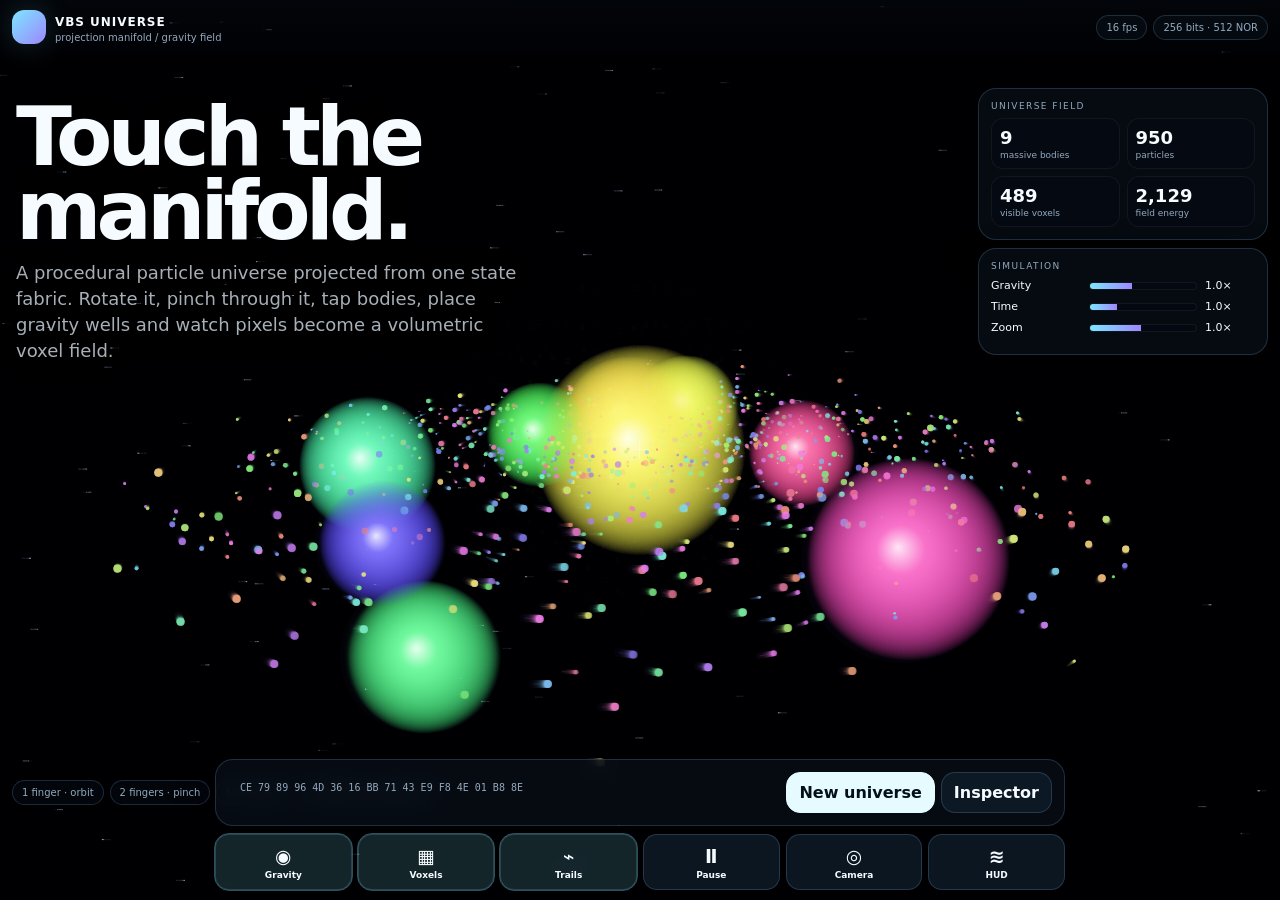
<file: vbs-universe-v0.1/index.html>
<!doctype html>
<html lang="en">
<head>
<meta charset="utf-8">
<meta name="viewport" content="width=device-width,initial-scale=1,viewport-fit=cover,user-scalable=no">
<meta name="theme-color" content="#03060b">
<title>VBS Universe — Projection Manifold</title>
<style>
:root{--bg:#03060b;--panel:rgba(8,15,24,.78);--line:rgba(150,210,255,.18);--text:#f5fbff;--muted:#93a8bd;--cyan:#7ce7ff;--violet:#9d87ff;--gold:#ffd36d;--mint:#8ef0aa;--red:#ff8b8b}
*{box-sizing:border-box}html,body{margin:0;width:100%;height:100%;overflow:hidden;background:var(--bg);color:var(--text);font-family:Inter,ui-sans-serif,system-ui,-apple-system,BlinkMacSystemFont,"Segoe UI",sans-serif}body{overscroll-behavior:none}button,input{font:inherit}button{border:1px solid var(--line);background:rgba(16,29,43,.78);color:var(--text);border-radius:14px;padding:10px 12px;font-weight:800;cursor:pointer;backdrop-filter:blur(10px)}button:active{transform:scale(.98)}button.active{background:rgba(124,231,255,.16);outline:1px solid rgba(124,231,255,.35)}button.primary{background:#e5fbff;color:#041019;border-color:#e5fbff}input[type=range]{width:100%}#app{position:relative;width:100%;height:100%}#universe{position:absolute;inset:0;width:100%;height:100%;display:block;touch-action:none;background:radial-gradient(circle at 50% 50%,#07111c,#020408 68%)}.topbar{position:absolute;left:0;right:0;top:0;z-index:20;display:flex;justify-content:space-between;align-items:center;gap:10px;padding:calc(10px + env(safe-area-inset-top)) 12px 10px;background:linear-gradient(180deg,rgba(3,6,11,.88),rgba(3,6,11,.18));pointer-events:none}.topbar>*{pointer-events:auto}.brand{display:flex;align-items:center;gap:9px}.mark{width:34px;height:34px;border-radius:12px;background:linear-gradient(135deg,var(--cyan),var(--violet));box-shadow:0 0 28px rgba(124,231,255,.18)}.brand b{letter-spacing:.08em;font-size:12px}.brand span{display:block;color:var(--muted);font-size:10px;margin-top:2px}.badges{display:flex;gap:6px;align-items:center}.badge{display:inline-flex;align-items:center;gap:5px;padding:6px 9px;border:1px solid var(--line);border-radius:999px;background:rgba(7,15,23,.72);backdrop-filter:blur(10px);font-size:10px;color:var(--muted)}.hero{position:absolute;z-index:12;left:16px;top:100px;max-width:min(560px,calc(100vw - 32px));pointer-events:none;text-shadow:0 3px 24px rgba(0,0,0,.55)}.hero h1{font-size:clamp(38px,9vw,82px);line-height:.9;letter-spacing:-.06em;margin:0 0 12px}.hero p{margin:0;color:rgba(232,244,255,.72);line-height:1.45;font-size:clamp(14px,2.3vw,18px);max-width:520px}.hero.hide{opacity:0;transform:translateY(-10px);transition:.4s}.hud{position:absolute;z-index:15;right:12px;top:88px;width:min(290px,calc(100vw - 24px));display:grid;gap:8px}.card{border:1px solid var(--line);background:var(--panel);backdrop-filter:blur(14px);border-radius:18px;padding:12px;box-shadow:0 16px 45px rgba(0,0,0,.22)}.sectionTitle{font-size:9px;text-transform:uppercase;letter-spacing:.16em;color:var(--muted);margin-bottom:7px}.row{display:flex;gap:7px;align-items:center;flex-wrap:wrap}.metricGrid{display:grid;grid-template-columns:repeat(2,minmax(0,1fr));gap:7px}.metric{padding:8px;border-radius:12px;background:rgba(5,12,19,.65);border:1px solid rgba(255,255,255,.05)}.metric b{font-size:18px}.metric span{display:block;color:var(--muted);font-size:9px;margin-top:2px}.controls{position:absolute;z-index:18;left:10px;right:10px;bottom:calc(10px + env(safe-area-inset-bottom));display:grid;gap:8px;pointer-events:none}.controls>*{pointer-events:auto}.controlDock{display:grid;grid-template-columns:repeat(6,minmax(0,1fr));gap:6px;max-width:850px;margin:0 auto;width:100%}.controlDock button{min-height:56px;padding:7px 4px;font-size:9px}.ico{display:block;font-size:19px;margin-bottom:3px}.seedbar{max-width:850px;margin:0 auto;width:100%;display:grid;grid-template-columns:1fr auto auto;gap:6px}.seedread{overflow:hidden;text-overflow:ellipsis;white-space:nowrap;font-family:ui-monospace,SFMono-Regular,Menlo,monospace;color:var(--muted);font-size:10px;padding:10px 12px}.panel{position:absolute;z-index:40;inset:0;display:grid;align-items:end;background:rgba(0,0,0,.48)}.panel.hidden{display:none}.sheet{max-height:82vh;overflow:auto;border-top:1px solid var(--line);border-radius:25px 25px 0 0;background:#07111b;padding:15px 15px max(20px,env(safe-area-inset-bottom))}.sheetInner{max-width:850px;margin:0 auto}.sheetHead{display:flex;justify-content:space-between;align-items:center;gap:8px;margin-bottom:12px}.sheetHead h2{margin:0;font-size:25px}.grid2{display:grid;grid-template-columns:repeat(2,minmax(0,1fr));gap:9px}.statrow{display:grid;grid-template-columns:90px 1fr 50px;gap:8px;align-items:center;font-size:11px;margin:8px 0}.bar{height:8px;border:1px solid rgba(255,255,255,.06);background:#030811;border-radius:999px;overflow:hidden}.fill{height:100%;background:linear-gradient(90deg,var(--cyan),var(--violet))}.byteGrid{display:grid;grid-template-columns:repeat(8,1fr);gap:5px}.byte{padding:7px 2px;text-align:center;border:1px solid var(--line);border-radius:9px;background:#050d15;font-family:ui-monospace,SFMono-Regular,Menlo,monospace;font-size:9px}.help{position:absolute;z-index:16;left:12px;bottom:95px;display:flex;gap:6px;flex-wrap:wrap;max-width:520px}.help .badge{background:rgba(4,11,18,.62)}.reticle{position:absolute;z-index:10;left:50%;top:50%;width:18px;height:18px;margin:-9px 0 0 -9px;pointer-events:none;opacity:.5}.reticle:before,.reticle:after{content:"";position:absolute;background:rgba(255,255,255,.55)}.reticle:before{left:8px;top:0;width:1px;height:18px}.reticle:after{top:8px;left:0;height:1px;width:18px}.selection{position:absolute;z-index:14;left:12px;bottom:185px;max-width:280px;opacity:0;transform:translateY(8px);transition:.2s;pointer-events:none}.selection.show{opacity:1;transform:none}.selection b{font-size:17px}.selection p{font-size:10px;color:var(--muted);margin:5px 0 0}.toast{position:absolute;z-index:60;top:17%;left:50%;transform:translateX(-50%);background:#102536;border:1px solid var(--cyan);border-radius:999px;padding:9px 13px;font-weight:850;box-shadow:0 18px 55px rgba(0,0,0,.4)}.toast.hidden{display:none}@media(max-width:760px){.hud{top:auto;right:10px;left:10px;bottom:165px;width:auto;display:none}.hud.mobileShow{display:grid}.hero{top:92px}.hero h1{font-size:48px}.controlDock{grid-template-columns:repeat(6,1fr)}.controlDock button{font-size:8px;min-height:52px}.seedbar{grid-template-columns:1fr auto}.seedbar button:last-child{display:none}.help{bottom:150px}.selection{bottom:220px}.byteGrid{grid-template-columns:repeat(4,1fr)}}
</style>
</head>
<body>
<div id="app"><canvas id="universe"></canvas><div class="topbar"><div class="brand"><div class="mark"></div><div><b>VBS UNIVERSE</b><span>projection manifold / gravity field</span></div></div><div class="badges"><span class="badge" id="fpsBadge">60 fps</span><span class="badge" id="norBadge">256 bits · 512 NOR</span></div></div><div id="hero" class="hero"><h1>Touch the<br>manifold.</h1><p>A procedural particle universe projected from one state fabric. Rotate it, pinch through it, tap bodies, place gravity wells and watch pixels become a volumetric voxel field.</p></div><aside id="hud" class="hud"><div class="card"><div class="sectionTitle">Universe field</div><div class="metricGrid"><div class="metric"><b id="bodyCount">0</b><span>massive bodies</span></div><div class="metric"><b id="particleCount">0</b><span>particles</span></div><div class="metric"><b id="voxelCount">0</b><span>visible voxels</span></div><div class="metric"><b id="energy">0</b><span>field energy</span></div></div></div><div class="card"><div class="sectionTitle">Simulation</div><div class="statrow"><span>Gravity</span><div class="bar"><div id="gravityBar" class="fill" style="width:70%"></div></div><span id="gravityText">1.0×</span></div><div class="statrow"><span>Time</span><div class="bar"><div id="timeBar" class="fill" style="width:40%"></div></div><span id="timeText">1.0×</span></div><div class="statrow"><span>Zoom</span><div class="bar"><div id="zoomBar" class="fill" style="width:50%"></div></div><span id="zoomText">1.0×</span></div></div></aside><div class="reticle"></div><div id="selection" class="selection card"><b id="selName">Body</b><p id="selInfo">—</p></div><div class="help"><span class="badge">1 finger · orbit</span><span class="badge">2 fingers · pinch</span><span class="badge">tap · select</span><span class="badge">double tap · gravity well</span></div><div class="controls"><div class="seedbar card"><div id="seedRead" class="seedread">seed</div><button id="randomBtn" class="primary">New universe</button><button id="panelBtn">Inspector</button></div><div class="controlDock"><button id="gravityBtn" class="active"><span class="ico">◉</span>Gravity</button><button id="voxelBtn" class="active"><span class="ico">▦</span>Voxels</button><button id="trailBtn" class="active"><span class="ico">⌁</span>Trails</button><button id="pauseBtn"><span class="ico">Ⅱ</span>Pause</button><button id="resetCamBtn"><span class="ico">◎</span>Camera</button><button id="hudBtn"><span class="ico">≋</span>HUD</button></div></div><div id="panel" class="panel hidden"><div class="sheet"><div class="sheetInner"><div class="sheetHead"><h2>VBS Universe inspector</h2><button id="closePanel">×</button></div><div class="grid2"><div class="card"><div class="sectionTitle">Field controls</div><label class="small">Gravity strength <span id="gVal">1.00</span></label><input id="gRange" type="range" min="0" max="2.5" step=".05" value="1"><label class="small">Time scale <span id="tVal">1.00</span></label><input id="tRange" type="range" min=".1" max="4" step=".1" value="1"><label class="small">Voxel density <span id="vVal">12</span></label><input id="vRange" type="range" min="7" max="18" step="1" value="12"></div><div class="card"><div class="sectionTitle">Touch tools</div><button id="addStarBtn">✦ Add star at centre</button><button id="addWellBtn">● Add black-hole well</button><button id="burstBtn">✹ Particle burst</button><p class="small" style="color:var(--muted)">New mass modifies nearby tracer paths immediately.</p></div></div><div class="card" style="margin-top:10px"><div class="sectionTitle">NOR state fabric</div><p class="small" style="color:var(--muted)">Camera modes, toggles, seed bytes and interaction state are held in 256 virtual registers built from 512 cross-coupled NOR gates. The particle renderer and gravity integrator run above that substrate.</p><div id="byteGrid" class="byteGrid"></div></div></div></div></div><div id="toast" class="toast hidden"></div></div>
<script>
(()=>{'use strict';const $=s=>document.querySelector(s),clamp=(v,a,b)=>Math.max(a,Math.min(b,v)),TAU=Math.PI*2,canvas=$('#universe'),ctx=canvas.getContext('2d',{alpha:false});let W=0,H=0,DPR=1,last=performance.now(),fps=60,frames=0,fpsT=performance.now(),seed=crypto.getRandomValues(new Uint8Array(16)),bodies=[],particles=[],voxels=[],selectedBody=null,paused=false,gravityOn=true,voxelsOn=true,trailsOn=true,hudVisible=true,gravityStrength=1,timeScale=1,voxelDensity=12,camera={yaw:.55,pitch:-.25,dist:780,target:[0,0,0],fov:620},pointers=new Map(),drag=null,lastTap=0,animT=0;class NorFabric{constructor(n=256){this.n=n;this.q=n*2;this.nq=n*3;this.w=new Uint8Array(n*4+32);this.g=[];this.transitions=0;for(let i=0;i<n;i++){const s=i*2,r=s+1,q=this.q+i,nq=this.nq+i;this.g.push({a:r,b:nq,o:q},{a:s,b:q,o:nq})}}settle(max=8){for(let k=0;k<max;k++){let c=false;for(const g of this.g){const v=(this.w[g.a]||this.w[g.b])?0:1;if(this.w[g.o]!==v){this.w[g.o]=v;c=true;this.transitions++}}if(!c)break}}set(i,v){if(i<0||i>=this.n)return;const s=i*2,r=s+1;this.w[s]=v?1:0;this.w[r]=v?0:1;this.settle();this.w[s]=0;this.w[r]=0;this.settle()}get(i){return this.w[this.q+i]?1:0}setByte(i,v){v=clamp(Math.round(v),0,255);for(let b=0;b<8;b++)this.set(i*8+b,(v>>b)&1)}getByte(i){let v=0;for(let b=0;b<8;b++)v|=this.get(i*8+b)<<b;return v}load(bytes){for(let i=0;i<32;i++){const v=bytes[i]||0;for(let b=0;b<8;b++){const k=i*8+b;this.w[this.q+k]=(v>>b)&1;this.w[this.nq+k]=((v>>b)&1)?0:1}}this.w.fill(0,0,this.q);this.settle()}bytes(){const a=new Uint8Array(32);for(let i=0;i<32;i++)a[i]=this.getByte(i);return a}}const fabric=new NorFabric(256);function hash(...vals){let h=2166136261>>>0;for(const v of vals){h^=(v>>>0)&255;h=Math.imul(h,16777619)>>>0}return(h>>>0)/4294967295}function rngFactory(bytes){let s1=(bytes[0]|bytes[1]<<8|bytes[2]<<16|bytes[3]<<24)>>>0,s2=(bytes[4]|bytes[5]<<8|bytes[6]<<16|bytes[7]<<24)>>>0;return()=>{s1^=s1<<13;s1^=s1>>>17;s1^=s1<<5;s2=(Math.imul(s2,1664525)+1013904223)>>>0;return(((s1+s2)>>>0)/4294967296)}}function seedHex(){return Array.from(seed).map(v=>v.toString(16).padStart(2,'0').toUpperCase()).join(' ')}function bootFabric(){const b=new Uint8Array(32);for(let i=0;i<16;i++)b[i]=seed[i];b[16]=gravityOn?1:0;b[17]=voxelsOn?1:0;b[18]=trailsOn?1:0;b[19]=paused?1:0;b[20]=Math.round(gravityStrength/2.5*255);b[21]=Math.round(timeScale/4*255);b[22]=voxelDensity;fabric.load(b);syncInspector()}function setToggle(byteIndex,on){fabric.setByte(byteIndex,on?1:0);syncInspector()}function syncInspector(){$('#norBadge').textContent=`256 bits · ${fabric.g.length} NOR`;const bytes=fabric.bytes();$('#byteGrid').innerHTML=Array.from(bytes).map((v,i)=>`<div class="byte"><span style="color:var(--muted)">B${i}</span><br><b>${v.toString(16).padStart(2,'0').toUpperCase()}</b><br>${v.toString(2).padStart(8,'0')}</div>`).join('')}function createUniverse(){bodies=[];particles=[];voxels=[];selectedBody=null;const rnd=rngFactory(seed),bodyN=7+Math.floor(rnd()*6),centralMass=900+Math.floor(rnd()*800);bodies.push({name:'Primary star',type:'star',x:0,y:0,z:0,vx:0,vy:0,vz:0,m:centralMass,r:18+rnd()*12,h:35+rnd()*30});for(let i=1;i<bodyN;i++){const rad=85+i*40+rnd()*55,ang=rnd()*TAU,tilt=(rnd()-.5)*.8,x=Math.cos(ang)*rad,z=Math.sin(ang)*rad,y=Math.sin(tilt)*rad*.25,speed=Math.sqrt(.052*centralMass/Math.max(40,rad))*(.85+rnd()*.3),vx=-Math.sin(ang)*speed,vz=Math.cos(ang)*speed,vy=(rnd()-.5)*.08,type=rnd()<.18?'star':'planet',m=type==='star'?120+rnd()*280:8+rnd()*55,r=type==='star'?9+rnd()*10:5+rnd()*9;bodies.push({name:(type==='star'?'Companion ':'World ')+i,type,x,y,z,vx,vy,vz,m,r,h:rnd()*360})}for(let i=0;i<950;i++){const ring=rnd()<.72,rad=ring?(70+rnd()*420):(rnd()*520),a=rnd()*TAU,inc=(rnd()-.5)*(ring?.35:1.4),x=Math.cos(a)*rad,z=Math.sin(a)*rad,y=Math.sin(inc)*rad*.22+(rnd()-.5)*18,speed=Math.sqrt(.052*centralMass/Math.max(35,rad))*(.65+rnd()*.7),vx=-Math.sin(a)*speed,vz=Math.cos(a)*speed,vy=(rnd()-.5)*.18;particles.push({x,y,z,vx,vy,vz,life:.3+rnd()*.7,h:(seed[i%16]*1.4+i*.45)%360,size:.5+rnd()*1.9,trail:[]})}rebuildVoxels();bootFabric();$('#seedRead').textContent=seedHex();updateHUD();toast('Universe seeded')}function rebuildVoxels(){voxels=[];const n=voxelDensity,span=480,step=span/(n-1),half=span/2;for(let iz=0;iz<n;iz++)for(let iy=0;iy<n;iy++)for(let ix=0;ix<n;ix++){const x=-half+ix*step,y=-half+iy*step,z=-half+iz*step;let field=0;for(const b of bodies){const dx=b.x-x,dy=b.y-y,dz=b.z-z,d2=dx*dx+dy*dy+dz*dz+180;field+=b.m/d2}const normalized=clamp(field*3.2,0,1);if(normalized>.12&&((ix+iy+iz+seed[(ix+iy*3+iz*5)%16])%3!==0||normalized>.4))voxels.push({x,y,z,v:normalized,h:(190+normalized*120+seed[(ix+iz)%16])%360})}}function addBody(type='star',screenX=W/2,screenY=H/2){const nx=(screenX/W-.5)*2,ny=(screenY/H-.5)*-2,right=[Math.cos(camera.yaw),0,-Math.sin(camera.yaw)],up=[-Math.sin(camera.yaw)*Math.sin(camera.pitch),Math.cos(camera.pitch),-Math.cos(camera.yaw)*Math.sin(camera.pitch)],scale=camera.dist*.42,x=camera.target[0]+right[0]*nx*scale+up[0]*ny*scale,y=camera.target[1]+right[1]*nx*scale+up[1]*ny*scale,z=camera.target[2]+right[2]*nx*scale+up[2]*ny*scale,isHole=type==='hole';bodies.push({name:isHole?'Gravity well':'Touch star',type:isHole?'hole':'star',x,y,z,vx:0,vy:0,vz:0,m:isHole?1500:260,r:isHole?15:10,h:isHole?275:42});fabric.setByte(23,(fabric.getByte(23)+1)&255);rebuildVoxels();syncInspector();updateHUD();toast(isHole?'Gravity well added':'Star added')}function burst(){for(let i=0;i<160;i++){const a=Math.random()*TAU,u=Math.random()*2-1,s=Math.sqrt(1-u*u),spd=.7+Math.random()*3.8;particles.push({x:0,y:0,z:0,vx:Math.cos(a)*s*spd,vy:u*spd,vz:Math.sin(a)*s*spd,life:1,h:Math.random()*360,size:.7+Math.random()*2,trail:[]})}fabric.setByte(24,(fabric.getByte(24)+1)&255);syncInspector();toast('Particle burst')}function physics(dt){if(paused)return;const h=Math.min(.024,dt)*timeScale;if(gravityOn){for(let i=0;i<bodies.length;i++){const a=bodies[i];let ax=0,ay=0,az=0;for(let j=0;j<bodies.length;j++)if(i!==j){const b=bodies[j],dx=b.x-a.x,dy=b.y-a.y,dz=b.z-a.z,d2=dx*dx+dy*dy+dz*dz+120,inv=1/Math.sqrt(d2),f=.052*gravityStrength*b.m/d2;ax+=dx*inv*f;ay+=dy*inv*f;az+=dz*inv*f}if(a.type!=='hole'){a.vx+=ax*h;a.vy+=ay*h;a.vz+=az*h}}for(const p of particles){let ax=0,ay=0,az=0;for(const b of bodies){const dx=b.x-p.x,dy=b.y-p.y,dz=b.z-p.z,d2=dx*dx+dy*dy+dz*dz+80,inv=1/Math.sqrt(d2),f=.052*gravityStrength*b.m/d2;ax+=dx*inv*f;ay+=dy*inv*f;az+=dz*inv*f}p.vx+=ax*h;p.vy+=ay*h;p.vz+=az*h}}for(const b of bodies)if(b.type!=='hole'){b.x+=b.vx*h*40;b.y+=b.vy*h*40;b.z+=b.vz*h*40}for(const p of particles){if(trailsOn&&frames%3===0){p.trail.push([p.x,p.y,p.z]);if(p.trail.length>7)p.trail.shift()}p.x+=p.vx*h*40;p.y+=p.vy*h*40;p.z+=p.vz*h*40;const rr=p.x*p.x+p.y*p.y+p.z*p.z;if(rr>850*850){p.x*=-.2;p.y*=-.2;p.z*=-.2;p.vx*=-.35;p.vy*=-.35;p.vz*=-.35}}}function rotatePoint(x,y,z){x-=camera.target[0];y-=camera.target[1];z-=camera.target[2];const cy=Math.cos(camera.yaw),sy=Math.sin(camera.yaw);let x1=cy*x-sy*z,z1=sy*x+cy*z;const cp=Math.cos(camera.pitch),sp=Math.sin(camera.pitch);return[x1,cp*y-sp*z1,sp*y+cp*z1]}function project(x,y,z){const r=rotatePoint(x,y,z),depth=r[2]+camera.dist;if(depth<35)return null;const s=camera.fov/depth;return[W/2+r[0]*s,H/2-r[1]*s,s,depth]}function drawCube(x,y,z,size,h,a){const p=project(x,y,z);if(!p)return;const s=Math.max(.6,size*p[2]);if(s<.35)return;ctx.globalAlpha=a;ctx.strokeStyle=`hsla(${h},82%,70%,${a})`;ctx.fillStyle=`hsla(${h},75%,62%,${a*.16})`;ctx.lineWidth=Math.max(.5,DPR*.55);ctx.fillRect(p[0]-s/2,p[1]-s/2,s,s);ctx.strokeRect(p[0]-s/2,p[1]-s/2,s,s);ctx.globalAlpha=1}function render(){ctx.fillStyle=trailsOn?'rgba(2,4,8,.19)':'#020408';ctx.fillRect(0,0,W,H);const t=animT*.006;for(let i=0;i<110;i++){const x=(hash(seed[i%16],i)*W+Math.sin(t+i)*4*DPR)%W,y=hash(seed[(i+5)%16],i*7)*H;ctx.fillStyle=`rgba(210,235,255,${.18+hash(i,seed[0])*.42})`;ctx.fillRect(x,y,Math.max(1,DPR*.7),Math.max(1,DPR*.7))}const drawList=[];if(voxelsOn)for(const v of voxels){const p=project(v.x,v.y,v.z);if(p)drawList.push({kind:'voxel',depth:p[3],o:v,p})}for(const ptl of particles){const p=project(ptl.x,ptl.y,ptl.z);if(p)drawList.push({kind:'particle',depth:p[3],o:ptl,p})}for(const b of bodies){const p=project(b.x,b.y,b.z);if(p)drawList.push({kind:'body',depth:p[3],o:b,p})}drawList.sort((a,b)=>b.depth-a.depth);if(trailsOn)for(const ptl of particles){if(ptl.trail.length<2)continue;ctx.beginPath();let started=false;for(const q of ptl.trail){const p=project(q[0],q[1],q[2]);if(!p)continue;if(!started){ctx.moveTo(p[0],p[1]);started=true}else ctx.lineTo(p[0],p[1])}if(started){ctx.strokeStyle=`hsla(${ptl.h},70%,65%,.07)`;ctx.lineWidth=.7*DPR;ctx.stroke()}}for(const item of drawList){const p=item.p,o=item.o;if(item.kind==='voxel'){drawCube(o.x,o.y,o.z,3.8+o.v*7,o.h,.08+o.v*.16)}else if(item.kind==='particle'){const r=clamp(o.size*p[2]*1.6,.5*DPR,4*DPR);ctx.fillStyle=`hsla(${o.h},80%,72%,${.25+o.life*.55})`;ctx.beginPath();ctx.arc(p[0],p[1],r,0,TAU);ctx.fill()}else{const isHole=o.type==='hole',r=clamp(o.r*p[2]*3,4*DPR,48*DPR),grad=ctx.createRadialGradient(p[0]-r*.25,p[1]-r*.25,0,p[0],p[1],r*2.2);if(isHole){grad.addColorStop(0,'rgba(0,0,0,1)');grad.addColorStop(.45,'rgba(10,2,20,1)');grad.addColorStop(.7,'rgba(175,90,255,.28)');grad.addColorStop(1,'rgba(175,90,255,0)')}else{grad.addColorStop(0,`hsla(${o.h},100%,95%,1)`);grad.addColorStop(.24,`hsla(${o.h},95%,72%,.95)`);grad.addColorStop(1,`hsla(${o.h},90%,60%,0)`)}ctx.fillStyle=grad;ctx.beginPath();ctx.arc(p[0],p[1],r*2.2,0,TAU);ctx.fill();if(o===selectedBody){ctx.strokeStyle='rgba(255,255,255,.9)';ctx.lineWidth=1.5*DPR;ctx.beginPath();ctx.arc(p[0],p[1],r*1.35,0,TAU);ctx.stroke()}}}}function resize(){DPR=Math.min(devicePixelRatio||1,1.6);const r=canvas.getBoundingClientRect();W=Math.max(320,Math.floor(r.width*DPR));H=Math.max(320,Math.floor(r.height*DPR));if(canvas.width!==W||canvas.height!==H){canvas.width=W;canvas.height=H}}function loop(now){resize();const dt=Math.min(.04,(now-last)/1000);last=now;animT=now;physics(dt);render();frames++;if(now-fpsT>650){fps=Math.round(frames*1000/(now-fpsT));frames=0;fpsT=now;$('#fpsBadge').textContent=fps+' fps';updateHUD()}requestAnimationFrame(loop)}function updateHUD(){$('#bodyCount').textContent=bodies.length;$('#particleCount').textContent=particles.length;$('#voxelCount').textContent=voxelsOn?voxels.length:0;let e=0;for(const b of bodies)e+=Math.round(b.m);$('#energy').textContent=e.toLocaleString();$('#gravityText').textContent=gravityStrength.toFixed(1)+'×';$('#timeText').textContent=timeScale.toFixed(1)+'×';$('#zoomText').textContent=(780/camera.dist).toFixed(1)+'×';$('#gravityBar').style.width=gravityStrength/2.5*100+'%';$('#timeBar').style.width=timeScale/4*100+'%';$('#zoomBar').style.width=clamp((1-camera.dist/1500)*100,5,100)+'%'}function pickBody(sx,sy){let best=null,bd=1e9;for(const b of bodies){const p=project(b.x,b.y,b.z);if(!p)continue;const d=Math.hypot(p[0]-sx,p[1]-sy);if(d<bd){bd=d;best=b}}if(best&&bd<52*DPR){selectedBody=best;$('#selName').textContent=best.name;$('#selInfo').textContent=`${best.type} · mass ${Math.round(best.m)} · position ${Math.round(best.x)}, ${Math.round(best.y)}, ${Math.round(best.z)}`;$('#selection').classList.add('show');fabric.setByte(25,bodies.indexOf(best)&255);syncInspector()}else{selectedBody=null;$('#selection').classList.remove('show')}}canvas.addEventListener('pointerdown',e=>{canvas.setPointerCapture?.(e.pointerId);pointers.set(e.pointerId,{x:e.clientX*DPR,y:e.clientY*DPR});if(pointers.size===1)drag={x:e.clientX,y:e.clientY,yaw:camera.yaw,pitch:camera.pitch,moved:false}});canvas.addEventListener('pointermove',e=>{const p=pointers.get(e.pointerId);if(!p)return;p.x=e.clientX*DPR;p.y=e.clientY*DPR;if(pointers.size===1&&drag){const dx=e.clientX-drag.x,dy=e.clientY-drag.y;if(Math.abs(dx)+Math.abs(dy)>4)drag.moved=true;camera.yaw=drag.yaw-dx*.006;camera.pitch=clamp(drag.pitch-dy*.005,-1.35,1.35);fabric.setByte(26,Math.round(((camera.yaw%TAU+TAU)%TAU)/TAU*255));fabric.setByte(27,Math.round((camera.pitch+1.35)/2.7*255))}else if(pointers.size===2){const pts=[...pointers.values()],d=Math.hypot(pts[0].x-pts[1].x,pts[0].y-pts[1].y);if(!drag?.pinch)drag={pinch:d,dist:camera.dist};else camera.dist=clamp(drag.dist*(drag.pinch/d),240,1550)}$('#hero').classList.add('hide');updateHUD()});function pointerEnd(e){const was=drag;pointers.delete(e.pointerId);if(pointers.size<2&&drag?.pinch)drag=null;if(pointers.size===0){const t=performance.now(),sx=e.clientX*DPR,sy=e.clientY*DPR;if(was&&!was.moved&&!was.pinch){if(t-lastTap<330){addBody('hole',sx,sy);lastTap=0}else{pickBody(sx,sy);lastTap=t}}drag=null;syncInspector()}}canvas.addEventListener('pointerup',pointerEnd);canvas.addEventListener('pointercancel',pointerEnd);canvas.addEventListener('wheel',e=>{e.preventDefault();camera.dist=clamp(camera.dist*(1+Math.sign(e.deltaY)*.08),240,1550);updateHUD()},{passive:false});function toast(msg){const el=$('#toast');el.textContent=msg;el.classList.remove('hidden');clearTimeout(el._t);el._t=setTimeout(()=>el.classList.add('hidden'),1400)}function toggleBtn(el,on){el.classList.toggle('active',on)}$('#gravityBtn').onclick=()=>{gravityOn=!gravityOn;toggleBtn($('#gravityBtn'),gravityOn);setToggle(16,gravityOn);toast('Gravity '+(gravityOn?'on':'off'))};$('#voxelBtn').onclick=()=>{voxelsOn=!voxelsOn;toggleBtn($('#voxelBtn'),voxelsOn);setToggle(17,voxelsOn);updateHUD()};$('#trailBtn').onclick=()=>{trailsOn=!trailsOn;toggleBtn($('#trailBtn'),trailsOn);setToggle(18,trailsOn)};$('#pauseBtn').onclick=()=>{paused=!paused;toggleBtn($('#pauseBtn'),paused);setToggle(19,paused);$('#pauseBtn .ico').textContent=paused?'▶':'Ⅱ'};$('#resetCamBtn').onclick=()=>{camera={yaw:.55,pitch:-.25,dist:780,target:[0,0,0],fov:620};$('#hero').classList.remove('hide');updateHUD()};$('#hudBtn').onclick=()=>{hudVisible=!hudVisible;$('#hud').classList.toggle('mobileShow',hudVisible);$('#hud').style.display=hudVisible?'grid':'none'};$('#randomBtn').onclick=()=>{seed=crypto.getRandomValues(new Uint8Array(16));createUniverse()};$('#panelBtn').onclick=()=>$('#panel').classList.remove('hidden');$('#closePanel').onclick=()=>$('#panel').classList.add('hidden');$('#panel').addEventListener('click',e=>{if(e.target.id==='panel')$('#panel').classList.add('hidden')});$('#gRange').oninput=e=>{gravityStrength=+e.target.value;$('#gVal').textContent=gravityStrength.toFixed(2);fabric.setByte(20,Math.round(gravityStrength/2.5*255));syncInspector();updateHUD()};$('#tRange').oninput=e=>{timeScale=+e.target.value;$('#tVal').textContent=timeScale.toFixed(2);fabric.setByte(21,Math.round(timeScale/4*255));syncInspector();updateHUD()};$('#vRange').oninput=e=>{voxelDensity=+e.target.value;$('#vVal').textContent=voxelDensity;fabric.setByte(22,voxelDensity);rebuildVoxels();syncInspector();updateHUD()};$('#addStarBtn').onclick=()=>addBody('star');$('#addWellBtn').onclick=()=>addBody('hole');$('#burstBtn').onclick=burst;createUniverse();requestAnimationFrame(loop)})();
</script>
</body>
</html>
</file>
<file: vbs-infinity-frontier-v0.2/styles.css>
:root{--bg:#050913;--panel:#0e1828;--panel2:#15263e;--line:rgba(179,219,255,.16);--text:#f8fbff;--muted:#90a6bc;--cyan:#72e7ff;--gold:#ffd36b;--green:#79e4ab;--red:#ff7388;--violet:#bd8cff;--orange:#ff9f64;--shadow:0 28px 90px rgba(0,0,0,.45)}*{box-sizing:border-box;-webkit-tap-highlight-color:transparent}html,body{margin:0;width:100%;height:100%;overflow:hidden;background:var(--bg);color:var(--text);font-family:Inter,system-ui,-apple-system,sans-serif}button,input,select{font:inherit}button{cursor:pointer}.hidden{display:none!important}#game{position:fixed;inset:0;width:100%;height:100%;touch-action:none}.hud{position:fixed;z-index:10;left:0;right:0;top:0;padding:max(8px,env(safe-area-inset-top)) 9px 0;pointer-events:none}.hudRow{display:flex;justify-content:space-between;align-items:start;gap:7px}.cluster{display:flex;gap:5px;flex-wrap:wrap}.pill{pointer-events:auto;display:flex;gap:5px;align-items:center;padding:6px 8px;border:1px solid var(--line);border-radius:999px;background:rgba(6,13,23,.75);backdrop-filter:blur(10px);font-size:9px}.pill b{font-size:10px}.bar{width:65px;height:6px;background:rgba(255,255,255,.09);border-radius:999px;overflow:hidden}.fill{height:100%;border-radius:inherit}.hp{background:linear-gradient(90deg,#ff697b,#ff9d66)}.shield{background:linear-gradient(90deg,#68baff,#72e7ff)}.xp{background:linear-gradient(90deg,#aa82ff,#ef9bff)}.base{background:linear-gradient(90deg,#79e4ab,#e1f57e)}.wave{position:fixed;z-index:11;left:50%;top:68px;transform:translateX(-50%);font-size:12px;font-weight:1000;letter-spacing:.08em;text-shadow:0 3px 18px #000;pointer-events:none}.bottom{position:fixed;z-index:12;left:0;right:0;bottom:0;padding:0 8px max(8px,env(safe-area-inset-bottom));display:flex;justify-content:space-between;align-items:end;gap:6px;pointer-events:none}.controls{display:flex;gap:6px;pointer-events:auto}.round{width:49px;height:49px;border-radius:16px;border:1px solid var(--line);background:rgba(17,32,53,.88);backdrop-filter:blur(12px);color:#fff;font-size:18px;font-weight:900}.round.big{width:59px;height:59px;border-radius:20px}.round.ready{outline:1px solid var(--violet);box-shadow:0 0 28px rgba(189,140,255,.22)}.tip{font-size:8px;color:var(--muted);padding:6px 8px;border:1px solid rgba(255,255,255,.07);border-radius:999px;background:rgba(4,8,14,.65)}.toast{position:fixed;z-index:100;left:50%;top:20%;transform:translate(-50%,-50%);padding:9px 13px;border-radius:999px;background:#112d4b;border:1px solid rgba(114,231,255,.34);font-weight:900;font-size:10px;box-shadow:var(--shadow)}.overlay{position:fixed;z-index:70;inset:0;background:rgba(3,6,11,.76);backdrop-filter:blur(13px);display:grid;place-items:center;padding:13px}.overlay:empty{display:none}.panel{width:min(800px,100%);max-height:89vh;overflow:auto;padding:15px;border:1px solid var(--line);border-radius:25px;background:linear-gradient(180deg,#111c2d,#080f19);box-shadow:var(--shadow)}.eyebrow{text-transform:uppercase;letter-spacing:.15em;color:var(--muted);font-size:8px;font-weight:900}.muted{color:var(--muted)}.small{font-size:10px}.tiny{font-size:8px}.row{display:flex;gap:7px;align-items:center;flex-wrap:wrap}.between{justify-content:space-between}.stack{display:grid;gap:8px}.grid2{display:grid;grid-template-columns:repeat(2,minmax(0,1fr));gap:8px}.grid3{display:grid;grid-template-columns:repeat(3,minmax(0,1fr));gap:8px}.card{padding:11px;border:1px solid var(--line);border-radius:16px;background:#0e1c2f}.btn{border:1px solid var(--line);border-radius:12px;background:#172b47;color:#fff;padding:9px 11px;font-weight:900}.btn.primary{background:#f0faff;color:#06111c;border-color:#f0faff}.btn.gold{background:var(--gold);color:#15110a;border-color:var(--gold)}.btn.good{background:rgba(121,228,171,.12);border-color:rgba(121,228,171,.3)}.btn.bad{background:rgba(255,115,136,.12);border-color:rgba(255,115,136,.3)}.kpi{font-size:27px;font-weight:1000;letter-spacing:-.04em}.tabs{display:flex;gap:5px;overflow:auto}.tab{white-space:nowrap}.buildMenu{position:fixed;z-index:40;left:50%;bottom:78px;transform:translateX(-50%);width:min(430px,calc(100vw - 16px));padding:9px;border:1px solid var(--line);border-radius:19px;background:rgba(8,15,25,.96);backdrop-filter:blur(15px);box-shadow:var(--shadow)}.buildGrid{display:grid;grid-template-columns:repeat(5,1fr);gap:5px}.buildOpt{border:1px solid var(--line);border-radius:11px;background:#10213a;color:#fff;padding:7px 3px;font-size:7px;font-weight:900}.buildOpt span{display:block;font-size:16px;margin-bottom:2px}.shopGrid{display:grid;grid-template-columns:repeat(2,minmax(0,1fr));gap:7px}.shop{padding:10px;border:1px solid var(--line);border-radius:14px;background:#0c1a2c}.shop b{display:block}.shop p{font-size:8px;color:var(--muted);min-height:24px}.skill{border:1px solid rgba(189,140,255,.3);border-radius:16px;background:linear-gradient(180deg,rgba(66,42,94,.56),rgba(18,17,32,.9));padding:12px;text-align:left;color:#fff}.skill b{display:block;font-size:13px}.skill span{display:block;font-size:8px;color:#d8c8f7;margin-top:4px}.report{width:100%;min-height:245px;border:1px solid var(--line);border-radius:12px;background:#02060c;color:#b8cade;padding:9px;font:9px ui-monospace,SFMono-Regular,Menlo,monospace}.toggle{display:flex;align-items:center;justify-content:space-between;gap:10px;padding:9px;border:1px solid var(--line);border-radius:12px;background:#0c1a2c}@media(max-width:580px){.grid2,.grid3{grid-template-columns:1fr}.shopGrid{grid-template-columns:1fr 1fr}.pill{padding:5px 6px;font-size:8px}.bar{width:48px}.buildGrid{grid-template-columns:repeat(5,1fr)}}
</file>
<file: vbs-infinity-frontier-v0.2/mobile-fix.css>
@media(max-width:430px){
  .hud{padding:max(7px,env(safe-area-inset-top)) 7px 0}
  .hudRow{display:grid;grid-template-columns:1fr auto;gap:5px;align-items:start}
  .hudRow>.cluster:first-child{display:grid;grid-template-columns:auto auto;gap:4px}
  .hudRow>.cluster:last-child{display:grid;grid-template-columns:repeat(2,auto);justify-content:end;gap:4px}
  .pill{min-height:31px;padding:5px 7px;font-size:8px}
  .pill b{font-size:9px}.bar{width:54px}
  .wave{top:94px;font-size:10px;background:rgba(4,9,16,.58);border:1px solid rgba(255,255,255,.07);padding:5px 9px;border-radius:999px}
  .tip{display:none}
  .bottom{padding-bottom:max(8px,env(safe-area-inset-bottom))}
  .round{width:50px;height:50px}.round.big{width:58px;height:58px}
}
</file>
<file: vbs-os-v0.1/styles.css>
:root{
  --bg:#05070b;--panel:#0f151e;--panel2:#151d28;--line:#293649;
  --text:#f7f9fb;--muted:#98a7bb;--cyan:#78e7ff;--violet:#9b84ff;
  --gold:#ffd36e;--green:#88eca7;--red:#ff8c8c;
}
*{box-sizing:border-box}
html,body{margin:0;width:100%;height:100%;overflow:hidden;background:var(--bg);color:var(--text);font-family:Inter,ui-sans-serif,system-ui,-apple-system,BlinkMacSystemFont,"Segoe UI",sans-serif}
button,input{font:inherit}
button{border:1px solid var(--line);background:var(--panel2);color:var(--text);border-radius:10px;padding:8px 10px;font-weight:750;cursor:pointer}
button:active{transform:scale(.98)}
input{width:100%;border:1px solid var(--line);background:#090e15;color:var(--text);border-radius:10px;padding:10px 11px;font-family:ui-monospace,SFMono-Regular,Menlo,monospace}
#os{width:100%;height:100%;display:grid;grid-template-rows:42px 1fr 64px;background:
radial-gradient(circle at 50% 20%,rgba(120,231,255,.07),transparent 34%),
linear-gradient(145deg,#06080d,#080c13 58%,#05070a)}
.topbar{display:flex;align-items:center;justify-content:space-between;padding:0 10px;border-bottom:1px solid var(--line);background:rgba(5,7,11,.9);backdrop-filter:blur(12px);z-index:1000}
.brand{display:flex;align-items:center;gap:8px}.mark{width:24px;height:24px;border-radius:8px;background:linear-gradient(135deg,var(--cyan),var(--violet));box-shadow:0 0 18px rgba(120,231,255,.18)}
.brand b{letter-spacing:.08em;font-size:12px}.brand span{color:var(--muted);font-size:11px}
.sysbadges{display:flex;gap:6px;align-items:center}.badge{display:inline-flex;align-items:center;border:1px solid var(--line);background:#0d141d;padding:5px 8px;border-radius:999px;color:var(--muted);font-size:11px}
#desktop{position:relative;overflow:hidden;touch-action:none}
.wallpaper{position:absolute;inset:0;pointer-events:none}
.wallpaper canvas{width:100%;height:100%;display:block}
.desktopInfo{position:absolute;left:16px;top:16px;background:rgba(8,13,20,.62);border:1px solid rgba(255,255,255,.08);border-radius:14px;padding:10px 12px;backdrop-filter:blur(10px);pointer-events:none}
.desktopInfo .big{font-size:21px;font-weight:900}.muted{color:var(--muted)}.small{font-size:11px}
.window{position:absolute;display:grid;grid-template-rows:38px 1fr;min-width:260px;min-height:180px;background:rgba(12,18,27,.94);border:1px solid rgba(255,255,255,.12);border-radius:14px;overflow:hidden;box-shadow:0 24px 60px rgba(0,0,0,.45);backdrop-filter:blur(14px)}
.window.focused{outline:2px solid rgba(120,231,255,.28);box-shadow:0 28px 90px rgba(0,0,0,.52),0 0 24px rgba(120,231,255,.08)}
.titlebar{display:flex;align-items:center;justify-content:space-between;gap:8px;padding:0 8px 0 11px;background:#111925;border-bottom:1px solid rgba(255,255,255,.08);user-select:none;touch-action:none}
.titleleft{display:flex;gap:8px;align-items:center;font-size:12px;font-weight:850}.windowControls{display:flex;gap:5px}.windowControls button{width:24px;height:24px;padding:0;border-radius:8px;font-size:11px}
.content{overflow:auto;padding:12px;touch-action:pan-y}
.card{background:#0b1119;border:1px solid var(--line);border-radius:13px;padding:11px}.stack{display:grid;gap:10px}.row{display:flex;gap:8px;align-items:center;flex-wrap:wrap}
.grid{display:grid;gap:9px}.two{grid-template-columns:repeat(2,minmax(0,1fr))}.four{grid-template-columns:repeat(4,minmax(0,1fr))}
h1,h2,h3,p{margin-top:0}.kpi{font-size:26px;font-weight:900}.sectionTitle{font-size:10px;text-transform:uppercase;letter-spacing:.14em;color:var(--muted);margin-bottom:7px}
.dock{display:flex;align-items:center;justify-content:center;gap:8px;border-top:1px solid var(--line);background:rgba(6,8,12,.92);backdrop-filter:blur(12px);z-index:1000;padding:7px}
.appIcon{width:48px;height:48px;border-radius:14px;display:grid;place-items:center;font-size:20px;position:relative}.appIcon.running:after{content:"";position:absolute;bottom:3px;width:5px;height:5px;border-radius:50%;background:var(--cyan)}
.bitgrid{display:grid;grid-template-columns:repeat(16,1fr);gap:4px}.bit{aspect-ratio:1;border-radius:6px;border:1px solid var(--line);background:#080d13;display:grid;place-items:center;font-family:ui-monospace,SFMono-Regular,Menlo,monospace;font-size:9px;user-select:none;touch-action:none}.bit.on{background:#dffbff;color:#071117}
.proc{display:grid;grid-template-columns:42px 1fr 60px 50px;gap:8px;align-items:center;padding:7px;border-bottom:1px solid rgba(255,255,255,.05);font-size:11px}
.trace{max-height:170px;overflow:auto;font-family:ui-monospace,SFMono-Regular,Menlo,monospace;font-size:10px;color:var(--muted)}.trace div{padding:4px 0;border-bottom:1px solid rgba(255,255,255,.04)}
.maze{display:grid;grid-template-columns:repeat(7,1fr);aspect-ratio:1;max-width:280px}.maze div{display:grid;place-items:center;border:1px solid rgba(255,255,255,.035)}.wall{background:#243143}.floor{background:#090f17}.you{background:#e3fbff;color:#071117}.core{color:var(--cyan)}.exit{color:var(--gold)}
.touchpad{display:grid;grid-template-columns:repeat(3,52px);grid-template-rows:repeat(2,52px);gap:7px;justify-content:center}.touchpad button{width:52px;height:52px;padding:0;font-size:18px}
.slot{min-height:58px}.slot.active{outline:2px solid rgba(120,231,255,.25);background:#10202a}
.progress{height:10px;border-radius:999px;border:1px solid var(--line);background:#070b11;overflow:hidden}.progress>div{height:100%;background:linear-gradient(90deg,var(--cyan),var(--violet))}
.channel{display:flex;align-items:center;justify-content:space-between;gap:8px;padding:9px;border:1px solid var(--line);border-radius:11px}.led{width:13px;height:13px;border-radius:50%;background:#1a2430;border:1px solid var(--line)}.led.on{background:var(--green);box-shadow:0 0 13px rgba(136,236,167,.5)}
.bootPanel{position:absolute;z-index:2000;inset:0;display:grid;place-items:center;background:radial-gradient(circle at 50% 35%,rgba(120,231,255,.08),transparent 30%),#05070b}.bootCard{width:min(680px,calc(100vw - 28px));background:#0c121b;border:1px solid var(--line);border-radius:18px;padding:18px}.bootCard h1{font-size:34px;margin-bottom:8px}.bootRow{display:grid;grid-template-columns:1fr auto;gap:8px}
.hidden{display:none!important}
@media(max-width:760px){
  #os{grid-template-rows:42px 1fr 58px}.sysbadges .badge:nth-child(n+3){display:none}
  .window{min-width:240px}.dock{justify-content:flex-start;overflow:auto}.appIcon{min-width:44px;width:44px;height:44px}
  .four{grid-template-columns:repeat(2,minmax(0,1fr))}.bitgrid{grid-template-columns:repeat(8,1fr)}
}
</file>
